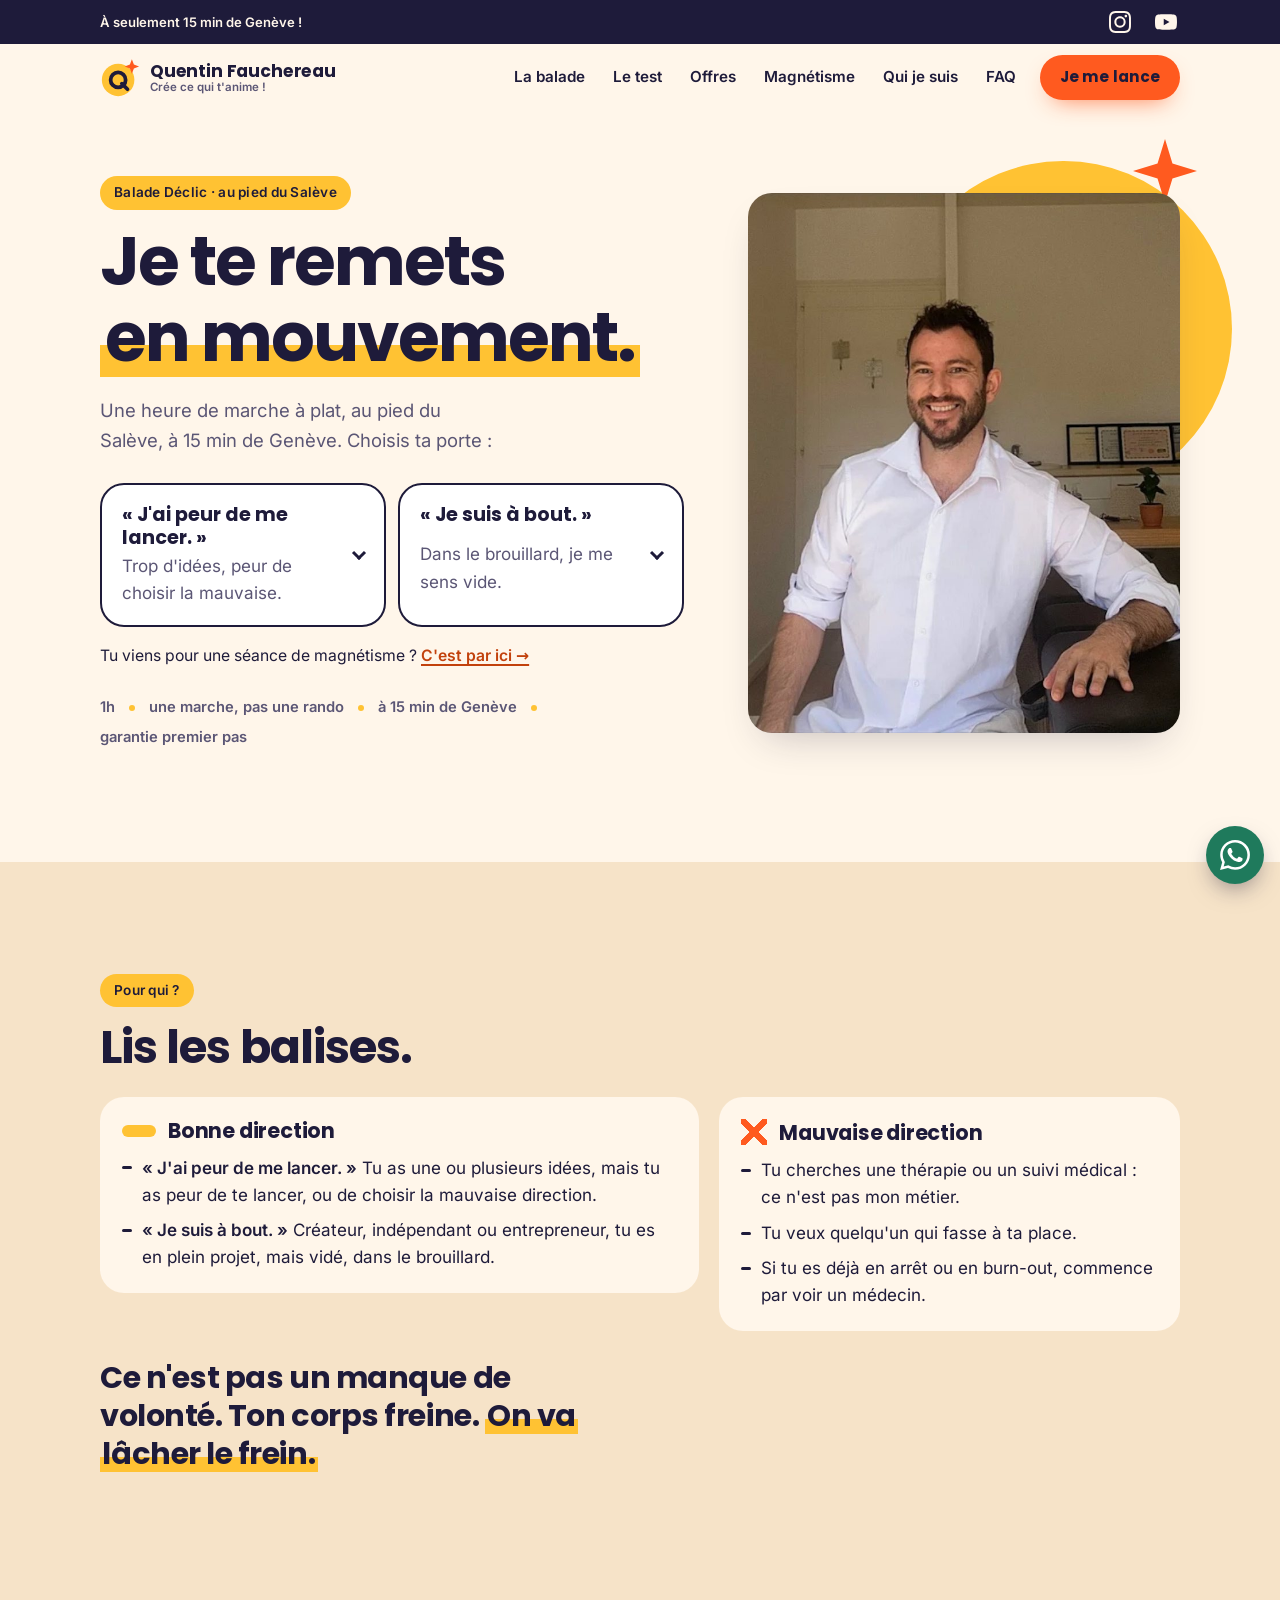
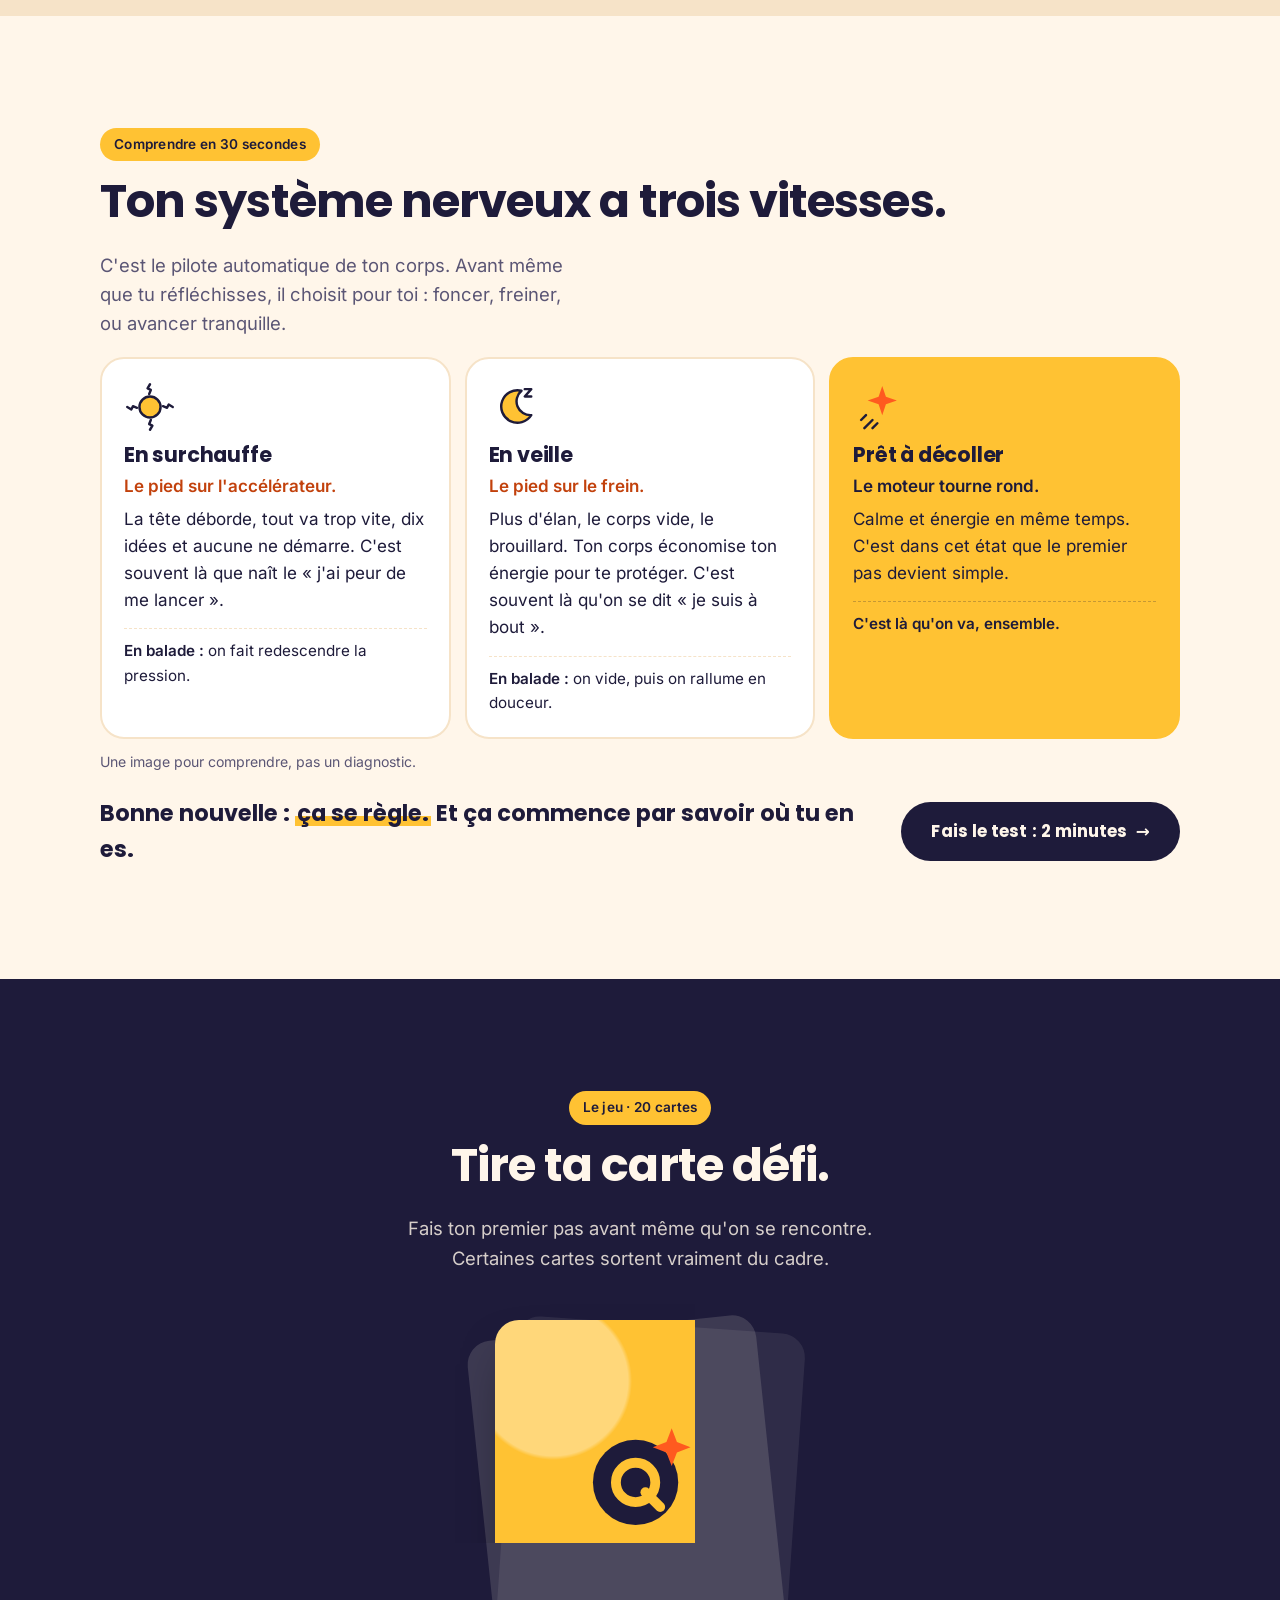
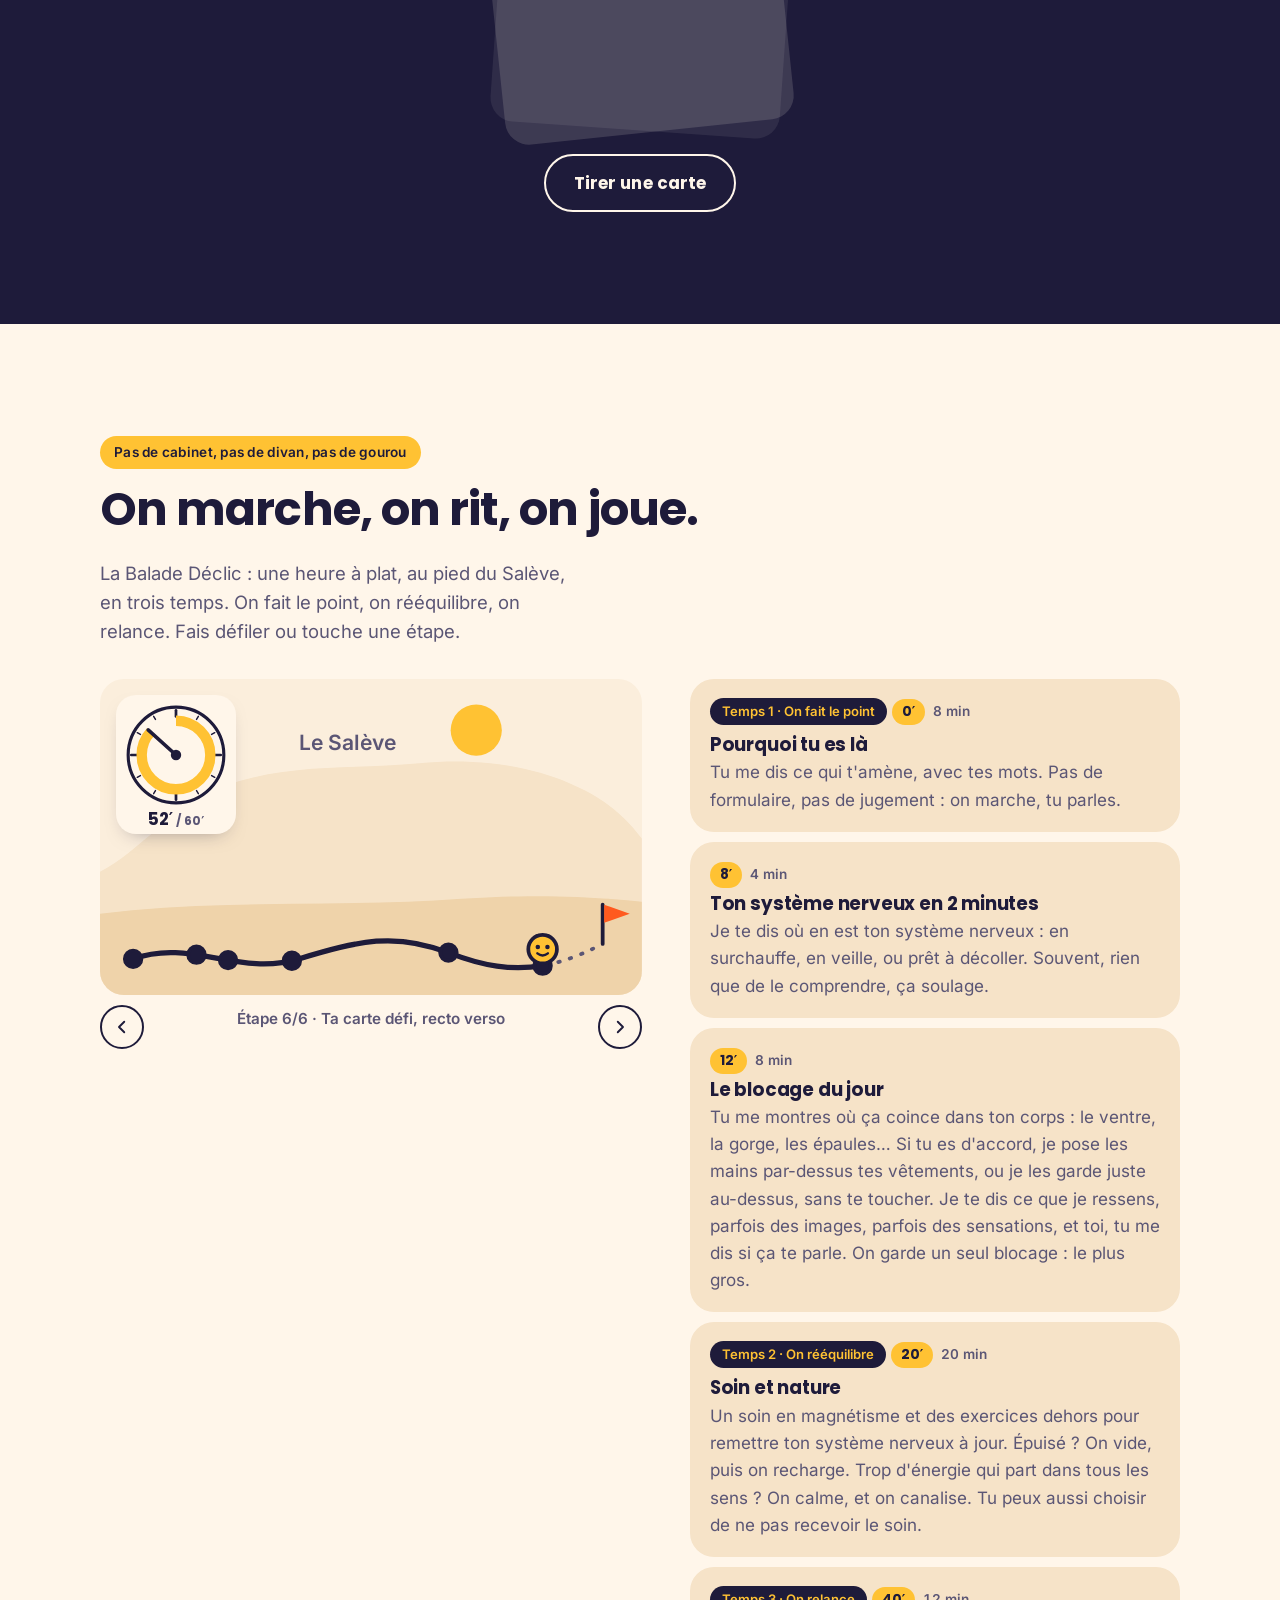
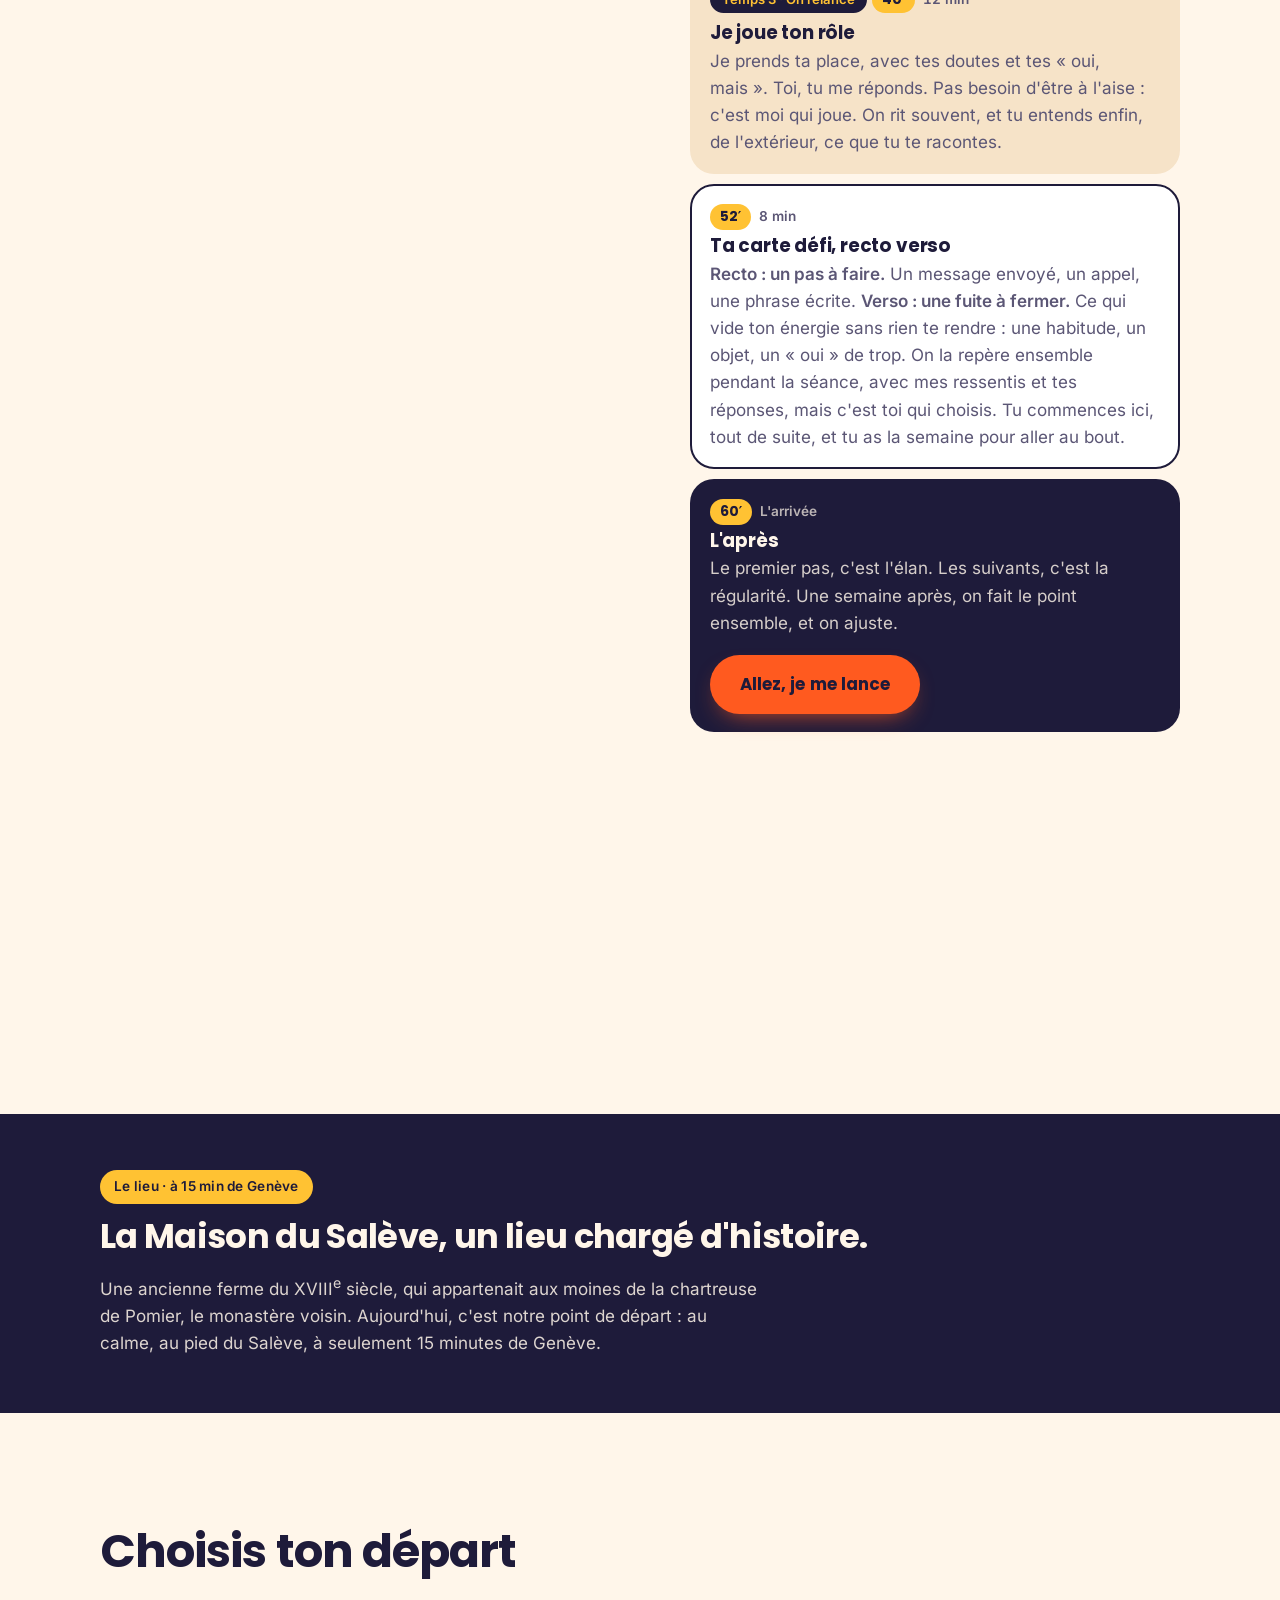
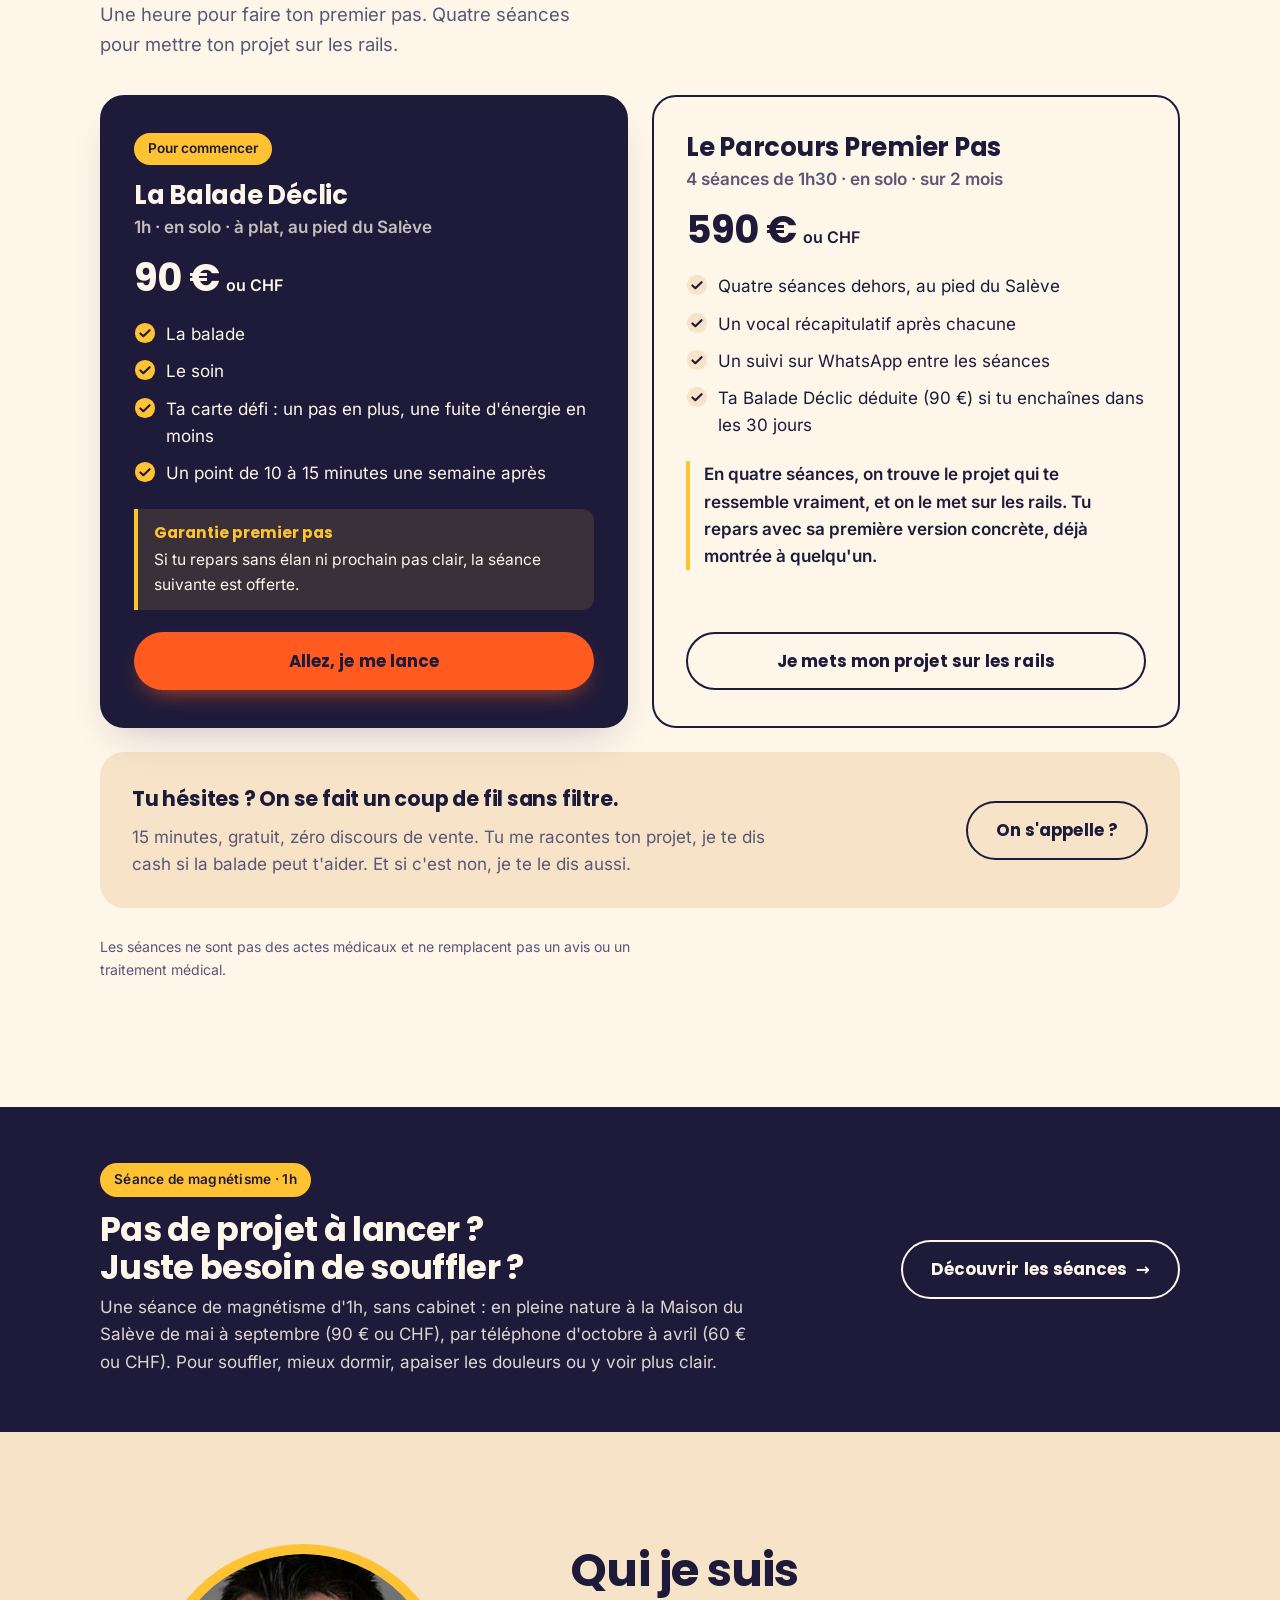
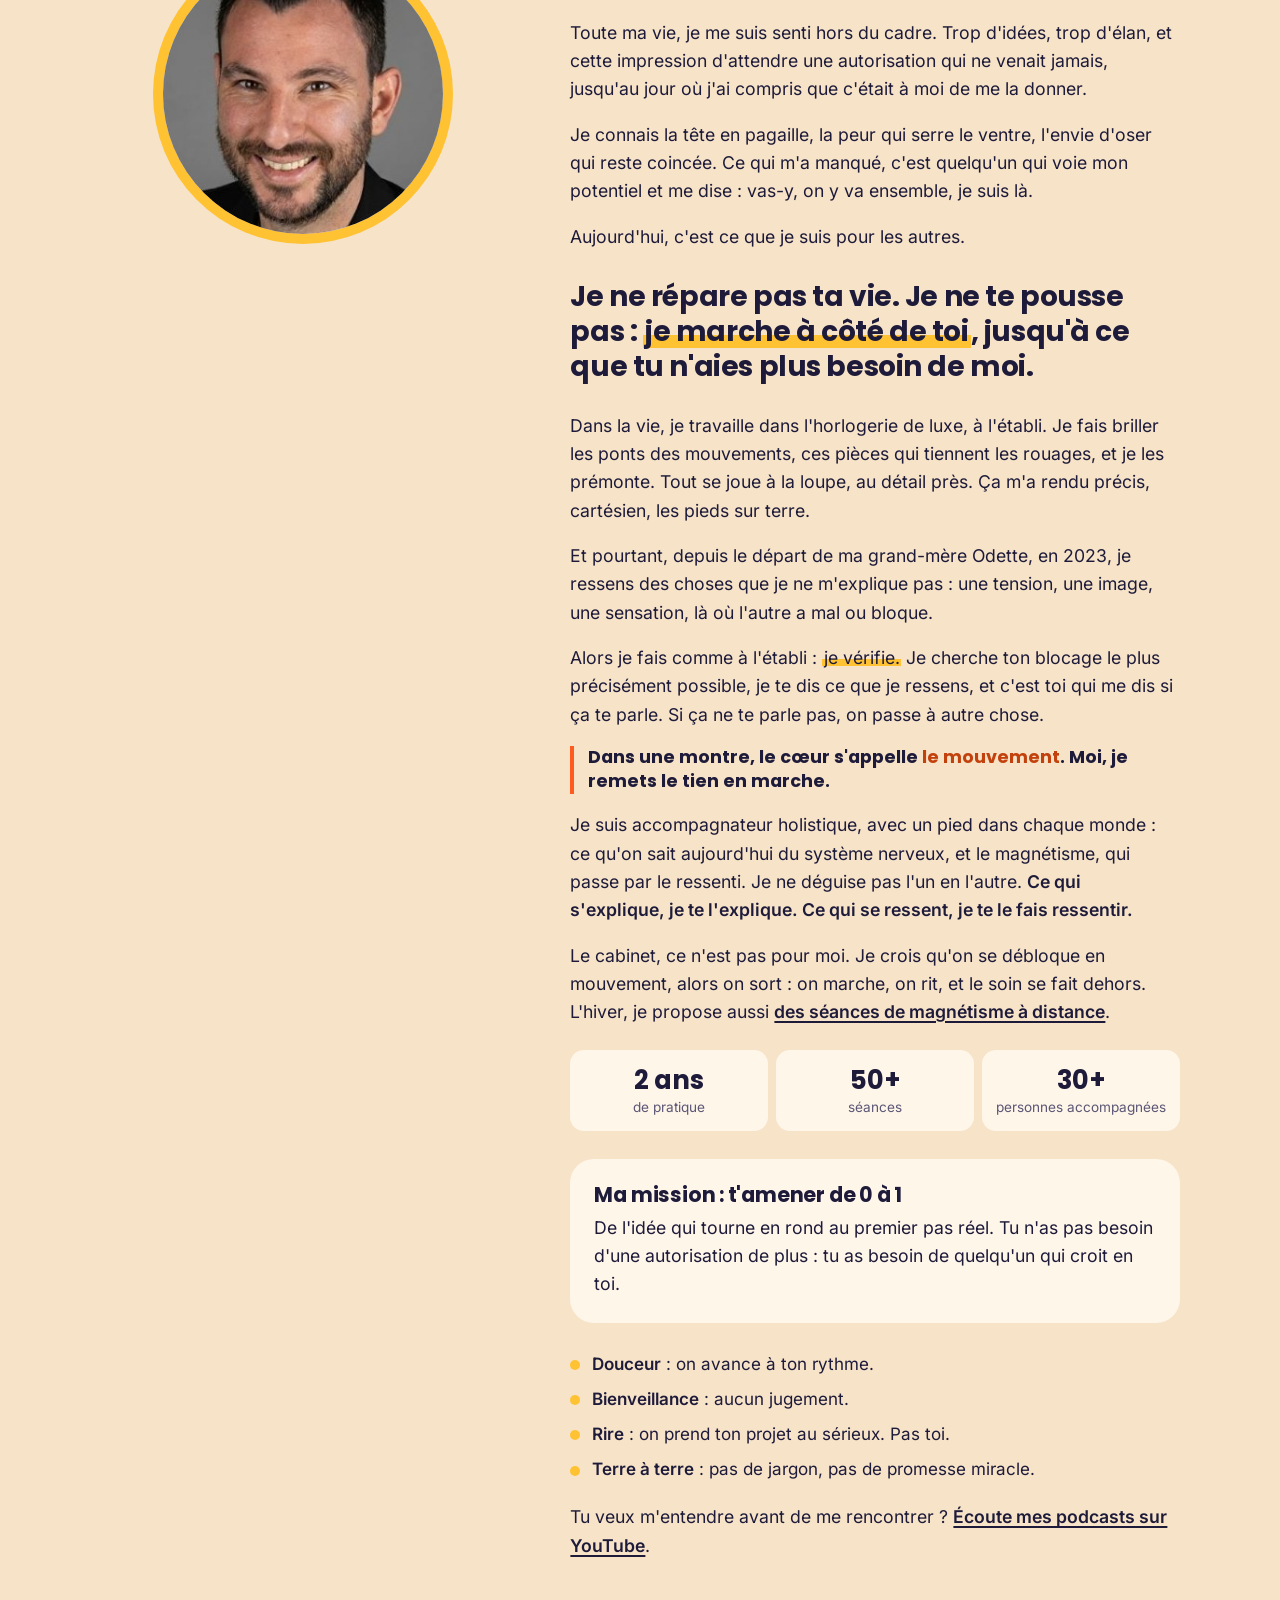
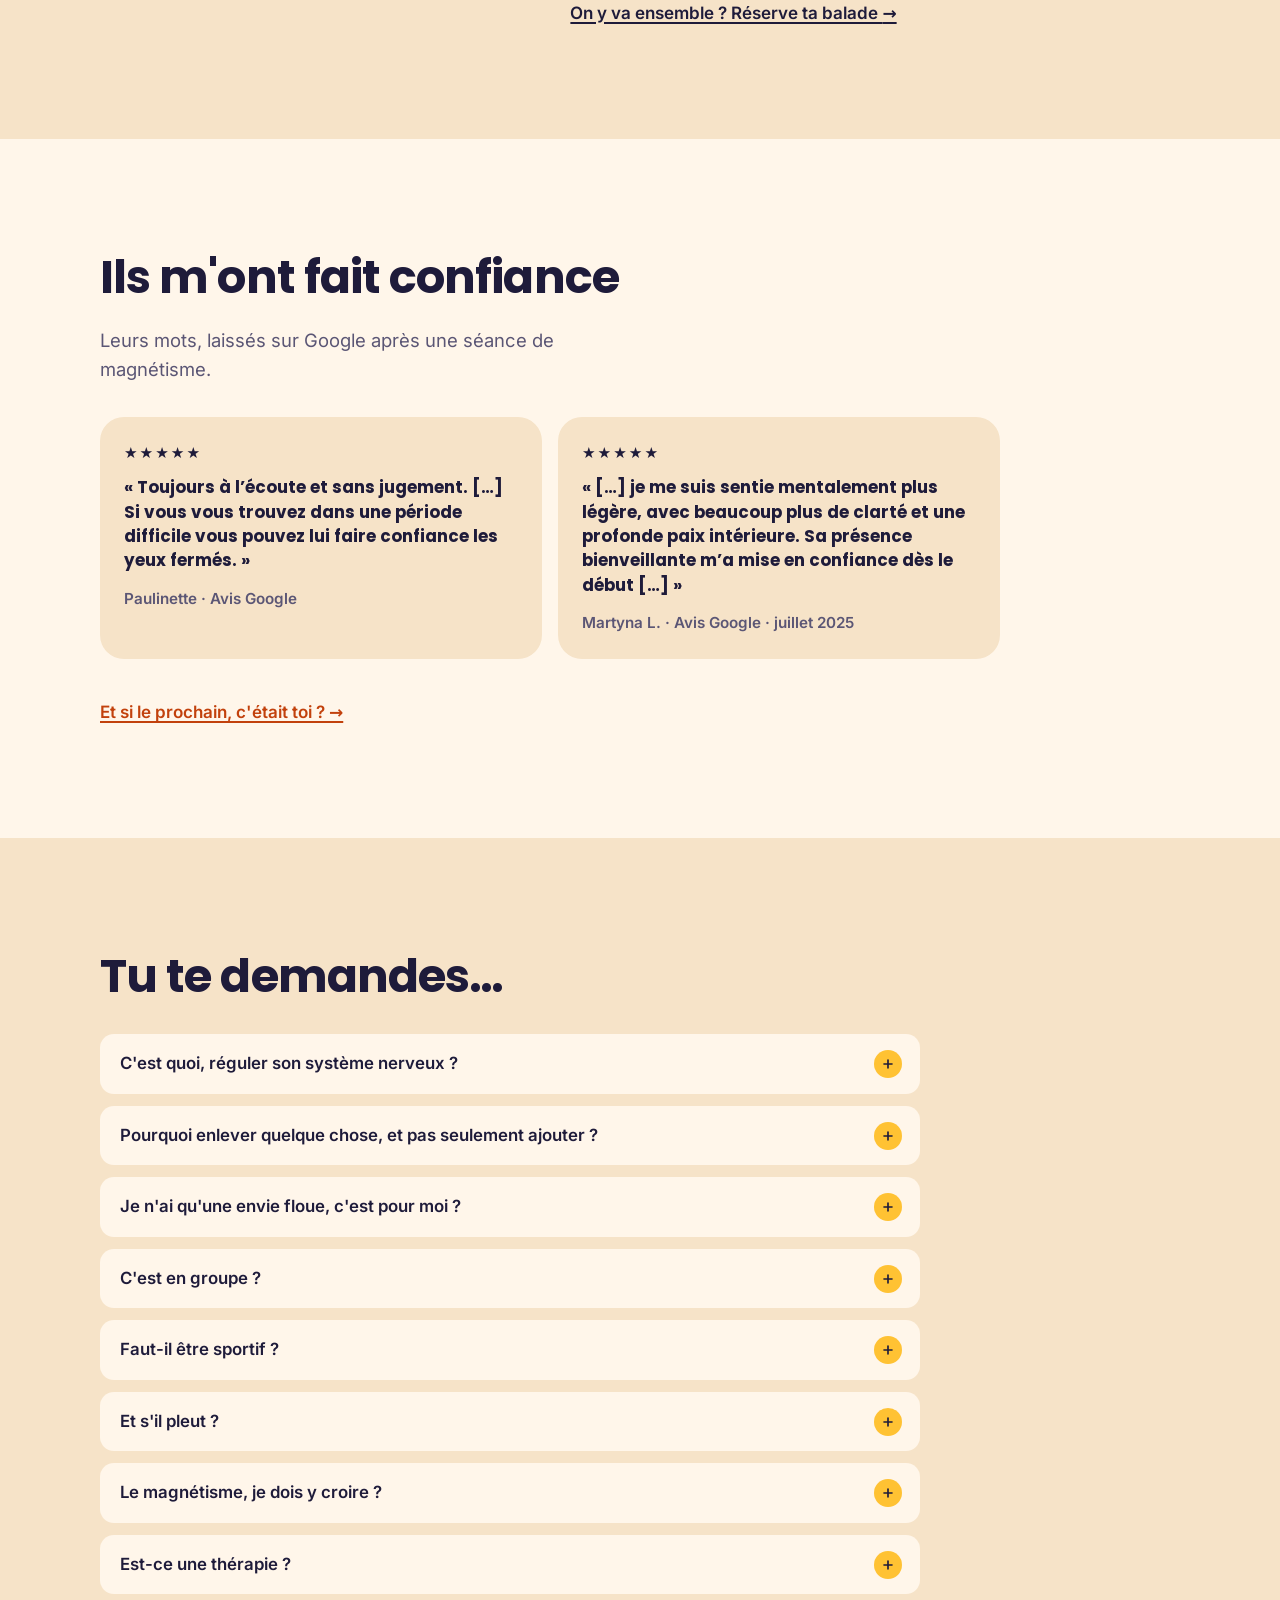
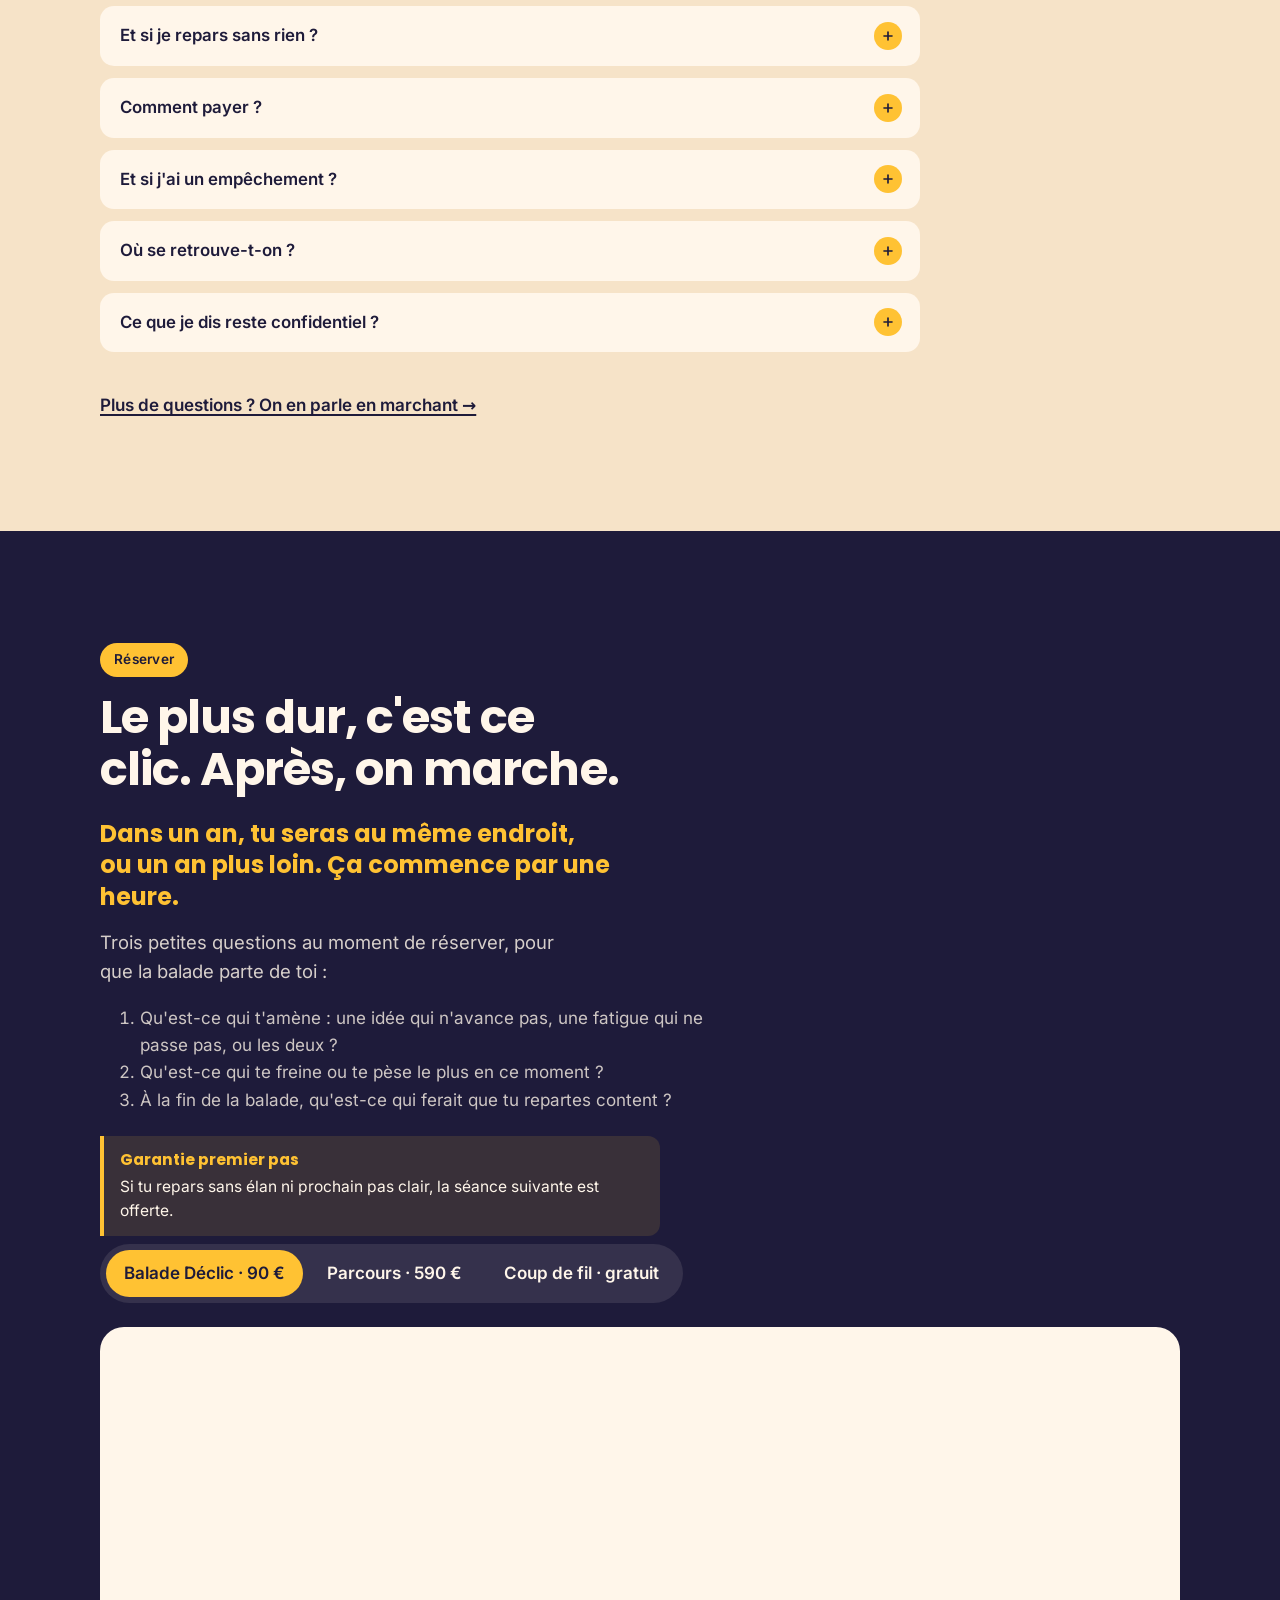
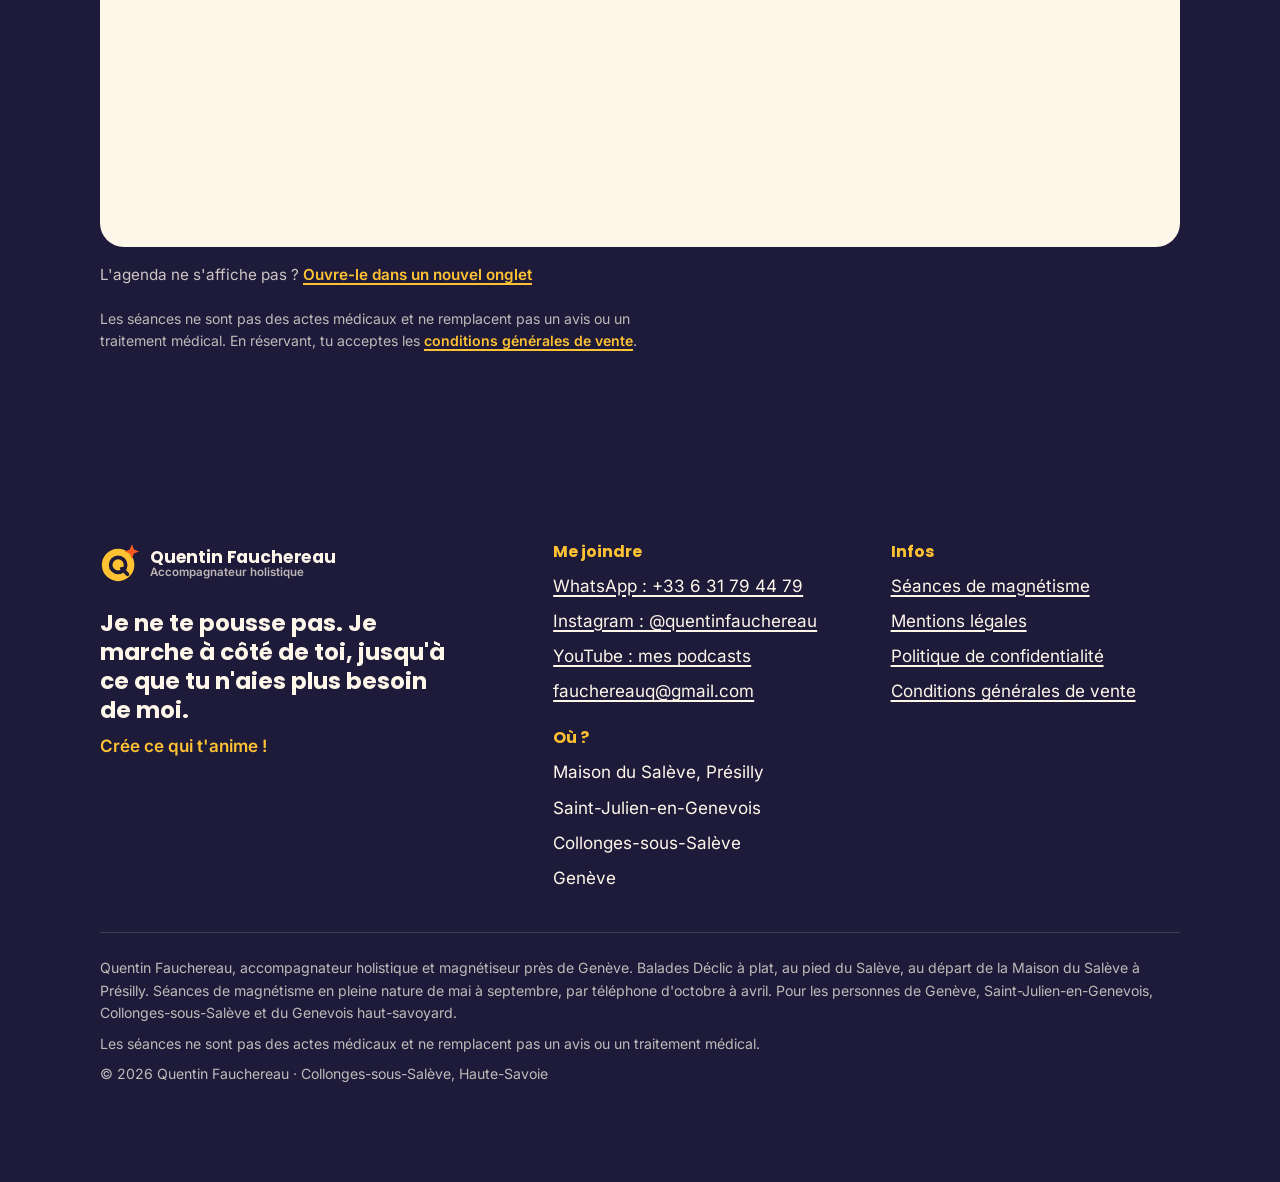
<file: index.html>
<!DOCTYPE html>
<html lang="fr">
<head>
  <meta charset="UTF-8">
  <meta name="viewport" content="width=device-width, initial-scale=1">


  <title>Quentin Fauchereau · Accompagnateur holistique et magnétiseur près de Genève</title>
  <meta name="description" content="Accompagnateur holistique près de Genève : 1h de marche à plat au pied du Salève pour te remettre en mouvement, que tu aies peur de te lancer ou que tu sois à bout.">
  <link rel="canonical" href="https://quentinfauchereau.com/">
  <meta name="theme-color" content="#FFF6EA">

  <link rel="icon" href="assets/img/favicon.svg" type="image/svg+xml">
  <link rel="icon" type="image/png" sizes="96x96" href="assets/img/favicon-96.png">
  <link rel="apple-touch-icon" href="assets/img/apple-touch-icon.png">

  <!-- Partage sur les réseaux -->
  <meta property="og:type" content="website">
  <meta property="og:locale" content="fr_FR">
  <meta property="og:site_name" content="Quentin Fauchereau">
  <meta property="og:title" content="Je te remets en mouvement.">
  <meta property="og:description" content="Une marche d'1h, à plat, au pied du Salève, pour passer de la tête en pagaille au premier pas concret. Près de Genève.">
  <meta property="og:url" content="https://quentinfauchereau.com/">
  <meta property="og:image" content="https://quentinfauchereau.com/assets/img/og-image.png">
  <meta property="og:image:width" content="1200">
  <meta property="og:image:height" content="630">
  <meta name="twitter:card" content="summary_large_image">

  <link rel="preload" href="assets/fonts/poppins-700.woff2" as="font" type="font/woff2" crossorigin>
  <link rel="preload" href="assets/fonts/inter-400.woff2" as="font" type="font/woff2" crossorigin>
  <link rel="stylesheet" href="assets/css/style.css?v=202611210909">

  <!-- Mesure d'audience sans cookies (Plausible). À activer au lancement :
       retire les deux tirets de commentaire et mets ton vrai domaine.
  <script defer data-domain="quentinfauchereau.com" src="https://plausible.io/js/script.js"></script>
  -->

  <script type="application/ld+json">
  {
    "@context": "https://schema.org",
    "@graph": [
      {
        "@type": "Person",
        "@id": "https://quentinfauchereau.com/#quentin",
        "name": "Quentin Fauchereau",
        "jobTitle": "Accompagnateur holistique et magnétiseur",
        "description": "Accompagnateur holistique et magnétiseur à Collonges-sous-Salève, près de Saint-Julien-en-Genevois et de Genève.",
        "url": "https://quentinfauchereau.com/",
        "image": "https://quentinfauchereau.com/assets/img/quentin-portrait.jpg",
        "sameAs": ["https://www.instagram.com/quentinfauchereau/", "https://www.youtube.com/@QuentinFauchereau"],
        "worksFor": { "@id": "https://quentinfauchereau.com/#entreprise" },
        "address": { "@type": "PostalAddress", "addressLocality": "Collonges-sous-Salève", "postalCode": "74160", "addressCountry": "FR" }
      },
      {
        "@type": "LocalBusiness",
        "@id": "https://quentinfauchereau.com/#entreprise",
        "name": "Quentin Fauchereau, accompagnateur holistique et magnétiseur",
        "alternateName": "Quentin Fauchereau",
        "slogan": "Crée ce qui t'anime !",
        "description": "Accompagnateur holistique et magnétiseur près de Genève, sans cabinet, depuis 2 ans, qui travaille aussi dans l'horlogerie de luxe : plus de 50 séances et plus de 30 personnes accompagnées. Balades Déclic d'1h, en solo, à plat, au pied du Salève, au départ de la Maison du Salève à Présilly : régulation du système nerveux, écoute des ressentis, magnétisme et jeu pour passer à l'action.",
        "url": "https://quentinfauchereau.com/",
        "image": "https://quentinfauchereau.com/assets/img/og-image.png",
        "telephone": "+33631794479",
        "priceRange": "90 € - 590 €",
        "sameAs": ["https://www.instagram.com/quentinfauchereau/", "https://www.youtube.com/@QuentinFauchereau"],
        "knowsAbout": ["magnétisme", "régulation du système nerveux", "passage à l'action", "jeu de rôle", "accompagnement de projets créatifs"],
        "address": {
          "@type": "PostalAddress",
          "addressLocality": "Collonges-sous-Salève",
          "postalCode": "74160",
          "addressRegion": "Haute-Savoie",
          "addressCountry": "FR"
        },
        "areaServed": ["Genève", "Saint-Julien-en-Genevois", "Collonges-sous-Salève", "Présilly", "Genevois haut-savoyard"]
      },
      {
        "@type": "Service",
        "name": "La Balade Déclic",
        "serviceType": "Accompagnement pour passer à l'action",
        "provider": { "@id": "https://quentinfauchereau.com/#entreprise" },
        "areaServed": ["Collonges-sous-Salève", "Saint-Julien-en-Genevois", "Genève"],
        "description": "Une marche d'1h, à plat, au pied du Salève, au départ de la Maison du Salève (775 route de Mikerne, 74160 Présilly) : régulation, soin en magnétisme, jeu de rôle, et ta carte défi recto verso : un pas à faire et une fuite d'énergie à fermer, dans la semaine.",
        "offers": { "@type": "Offer", "price": "90", "priceCurrency": "EUR" }
      },
      {
        "@type": "Service",
        "name": "Le Parcours Premier Pas",
        "serviceType": "Accompagnement pour passer à l'action",
        "provider": { "@id": "https://quentinfauchereau.com/#entreprise" },
        "areaServed": ["Genève", "Saint-Julien-en-Genevois", "Collonges-sous-Salève", "Présilly"],
        "description": "Quatre séances de 1h30 au pied du Salève, avec un suivi sur WhatsApp entre les séances, pour trouver le projet qui te ressemble et le mettre sur les rails.",
        "offers": { "@type": "Offer", "price": "590", "priceCurrency": "EUR" }
      },
      {
        "@type": "Service",
        "name": "Appel découverte",
        "provider": { "@id": "https://quentinfauchereau.com/#entreprise" },
        "description": "15 minutes, gratuit et sans engagement. Un vrai échange, pas un appel de vente.",
        "offers": { "@type": "Offer", "price": "0", "priceCurrency": "EUR" }
      },
      {
        "@type": "Service",
        "name": "Séance de magnétisme",
        "serviceType": "Magnétisme",
        "provider": { "@id": "https://quentinfauchereau.com/#entreprise" },
        "url": "https://quentinfauchereau.com/magnetisme.html",
        "description": "Séance d'1h sans cabinet : en pleine nature à la Maison du Salève de mai à septembre (90 €), par téléphone d'octobre à avril (60 €). Pour les douleurs et les tensions du corps, le sommeil agité, le brouillard mental, le stress, la tête qui tourne en boucle, la fatigue ou une période difficile.",
        "offers": [
          { "@type": "Offer", "name": "Séance en pleine nature, 1h", "price": "90", "priceCurrency": "EUR" },
          { "@type": "Offer", "name": "Séance à distance par téléphone, 1h", "price": "60", "priceCurrency": "EUR" }
        ]
      },
      {
        "@type": "FAQPage",
        "mainEntity": [
          { "@type": "Question", "name": "C'est quoi, réguler son système nerveux ?", "acceptedAnswer": { "@type": "Answer", "text": "C'est aider son corps à sortir du mode alerte (tout s'emballe) ou du mode économie (plus d'énergie), pour revenir à un état où on est à la fois calme et plein d'élan. Pendant la balade, on le fait avec la marche, la respiration, le rire et le soin. Ce n'est pas un traitement médical." } },
          { "@type": "Question", "name": "Pourquoi enlever quelque chose, et pas seulement ajouter ?", "acceptedAnswer": { "@type": "Answer", "text": "Parce qu'on n'y pense presque jamais. Une étude publiée dans la revue Nature en 2021 l'a montré : face à un problème, on cherche spontanément ce qu'on pourrait ajouter, rarement ce qu'on pourrait enlever. Pourtant, fermer une fuite d'énergie, c'est souvent ce qui remet en mouvement. Rien de radical : une petite fuite, repérée ensemble pendant la séance, et c'est la personne qui choisit." } },
          { "@type": "Question", "name": "Je n'ai qu'une envie floue, c'est pour moi ?", "acceptedAnswer": { "@type": "Answer", "text": "Oui, si tu as au moins une envie, même floue. Si tu n'as aucune idée, écris-moi : d'autres formats arrivent." } },
          { "@type": "Question", "name": "C'est en groupe ?", "acceptedAnswer": { "@type": "Answer", "text": "Non, en solo : rien que toi et moi, pour que la balade parte entièrement de toi." } },
          { "@type": "Question", "name": "Faut-il être sportif ?", "acceptedAnswer": { "@type": "Answer", "text": "Non. C'est une marche à plat, pas une randonnée : on reste au pied du Salève, à un rythme tranquille, avec des pauses." } },
          { "@type": "Question", "name": "Où se passe la balade ?", "acceptedAnswer": { "@type": "Answer", "text": "Au départ de la Maison du Salève, 775 route de Mikerne, 74160 Présilly, au pied du Salève, près de Saint-Julien-en-Genevois et de Genève." } },
          { "@type": "Question", "name": "Le magnétisme, je dois y croire ?", "acceptedAnswer": { "@type": "Answer", "text": "Non. Quentin est lui-même plutôt cartésien. Tu ressens ce que tu ressens, sans obligation. Tu peux aussi choisir de ne pas recevoir le soin." } },
          { "@type": "Question", "name": "Est-ce une thérapie ?", "acceptedAnswer": { "@type": "Answer", "text": "Non. C'est un accompagnement vers l'action. Il ne remplace pas un suivi médical ou psychologique." } },
          { "@type": "Question", "name": "Et si je repars sans rien ?", "acceptedAnswer": { "@type": "Answer", "text": "C'est la garantie premier pas : si tu repars sans élan ni prochain pas clair, la séance suivante est offerte." } },
          { "@type": "Question", "name": "Et si j'ai un empêchement ?", "acceptedAnswer": { "@type": "Answer", "text": "Tu peux annuler ou reporter gratuitement jusqu'à 48 h avant. Passé ce délai, la séance est due." } },
          { "@type": "Question", "name": "Comment payer ?", "acceptedAnswer": { "@type": "Answer", "text": "En espèces ou par virement." } },
          { "@type": "Question", "name": "Ce que je dis reste confidentiel ?", "acceptedAnswer": { "@type": "Answer", "text": "Oui, toujours." } }
        ]
      }
    ]
  }
  </script>
</head>
<body>
  <a class="skip-link" href="#contenu">Aller au contenu</a>

  <!-- ================= EN-TÊTE ================= -->
  <div class="bandeau-haut">
    <div class="container bandeau-inner">
      <p>À seulement 15 min de Genève&nbsp;!</p>
      <ul class="reseaux" aria-label="Mes réseaux">
        <li><a href="https://www.instagram.com/quentinfauchereau/" target="_blank" rel="noopener" aria-label="Instagram de Quentin Fauchereau" title="Instagram"><svg viewBox="0 0 24 24" aria-hidden="true"><path fill="currentColor" d="M7.0301.084c-1.2768.0602-2.1487.264-2.911.5634-.7888.3075-1.4575.72-2.1228 1.3877-.6652.6677-1.075 1.3368-1.3802 2.127-.2954.7638-.4956 1.6365-.552 2.914-.0564 1.2775-.0689 1.6882-.0626 4.947.0062 3.2586.0206 3.6671.0825 4.9473.061 1.2765.264 2.1482.5635 2.9107.308.7889.72 1.4573 1.388 2.1228.6679.6655 1.3365 1.0743 2.1285 1.38.7632.295 1.6361.4961 2.9134.552 1.2773.056 1.6884.069 4.9462.0627 3.2578-.0062 3.668-.0207 4.9478-.0814 1.28-.0607 2.147-.2652 2.9098-.5633.7889-.3086 1.4578-.72 2.1228-1.3881.665-.6682 1.0745-1.3378 1.3795-2.1284.2957-.7632.4966-1.636.552-2.9124.056-1.2809.0692-1.6898.063-4.948-.0063-3.2583-.021-3.6668-.0817-4.9465-.0607-1.2797-.264-2.1487-.5633-2.9117-.3084-.7889-.72-1.4568-1.3876-2.1228C21.2982 1.33 20.628.9208 19.8378.6165 19.074.321 18.2017.1197 16.9244.0645 15.6471.0093 15.236-.005 11.977.0014 8.718.0076 8.31.0215 7.0301.0839m.1402 21.6932c-1.17-.0509-1.8053-.2453-2.2287-.408-.5606-.216-.96-.4771-1.3819-.895-.422-.4178-.6811-.8186-.9-1.378-.1644-.4234-.3624-1.058-.4171-2.228-.0595-1.2645-.072-1.6442-.079-4.848-.007-3.2037.0053-3.583.0607-4.848.05-1.169.2456-1.805.408-2.2282.216-.5613.4762-.96.895-1.3816.4188-.4217.8184-.6814 1.3783-.9003.423-.1651 1.0575-.3614 2.227-.4171 1.2655-.06 1.6447-.072 4.848-.079 3.2033-.007 3.5835.005 4.8495.0608 1.169.0508 1.8053.2445 2.228.408.5608.216.96.4754 1.3816.895.4217.4194.6816.8176.9005 1.3787.1653.4217.3617 1.056.4169 2.2263.0602 1.2655.0739 1.645.0796 4.848.0058 3.203-.0055 3.5834-.061 4.848-.051 1.17-.245 1.8055-.408 2.2294-.216.5604-.4763.96-.8954 1.3814-.419.4215-.8181.6811-1.3783.9-.4224.1649-1.0577.3617-2.2262.4174-1.2656.0595-1.6448.072-4.8493.079-3.2045.007-3.5825-.006-4.848-.0608M16.953 5.5864A1.44 1.44 0 1 0 18.39 4.144a1.44 1.44 0 0 0-1.437 1.4424M5.8385 12.012c.0067 3.4032 2.7706 6.1557 6.173 6.1493 3.4026-.0065 6.157-2.7701 6.1506-6.1733-.0065-3.4032-2.771-6.1565-6.174-6.1498-3.403.0067-6.156 2.771-6.1496 6.1738M8 12.0077a4 4 0 1 1 4.008 3.9921A3.9996 3.9996 0 0 1 8 12.0077"/></svg></a></li>
        <li><a href="https://www.youtube.com/@QuentinFauchereau" target="_blank" rel="noopener" aria-label="Chaîne YouTube de Quentin Fauchereau" title="YouTube"><svg viewBox="0 0 24 24" aria-hidden="true"><path fill="currentColor" d="M23.498 6.186a3.016 3.016 0 0 0-2.122-2.136C19.505 3.545 12 3.545 12 3.545s-7.505 0-9.377.505A3.017 3.017 0 0 0 .502 6.186C0 8.07 0 12 0 12s0 3.93.502 5.814a3.016 3.016 0 0 0 2.122 2.136c1.871.505 9.376.505 9.376.505s7.505 0 9.377-.505a3.015 3.015 0 0 0 2.122-2.136C24 15.93 24 12 24 12s0-3.93-.502-5.814zM9.545 15.568V8.432L15.818 12l-6.273 3.568z"/></svg></a></li>
      </ul>
    </div>
  </div>

  <header class="site-header" id="haut">
    <div class="container header-inner">
      <a class="logo" href="#haut" aria-label="Quentin Fauchereau, retour en haut">
        <svg viewBox="0 0 64 64" aria-hidden="true"><circle cx="29" cy="35" r="26" fill="#FFC233"/><circle cx="29" cy="35" r="12" fill="none" stroke="#1E1B3A" stroke-width="6"/><path d="M35 41 L44 50" stroke="#1E1B3A" stroke-width="6" stroke-linecap="round"/><path d="M51 2 L54.2 10.3 L62.5 13.5 L54.2 16.7 L51 25 L47.8 16.7 L39.5 13.5 L47.8 10.3 Z" fill="#FF5A1F"/></svg>
        <span class="logo-texte">Quentin Fauchereau<small>Crée ce qui t'anime !</small></span>
      </a>

      <nav class="nav-principale" aria-label="Navigation principale">
        <ul>
          <li><a href="#balade">La balade</a></li>
          <li><a href="test.html">Le test</a></li>
          <li><a href="#offres">Offres</a></li>
          <li><a href="magnetisme.html">Magnétisme</a></li>
          <li><a href="#qui">Qui je suis</a></li>
          <li><a href="#faq">FAQ</a></li>
        </ul>
      </nav>

      <a class="btn btn--primary header-cta" href="#reserver" data-cta-entete>Je me lance</a>

      <button class="burger" type="button" aria-expanded="false" aria-controls="menu-mobile">
        <span></span><span class="visually-hidden">Menu</span>
      </button>
    </div>

    <nav class="menu-mobile" id="menu-mobile" aria-label="Navigation mobile" hidden>
      <ul>
        <li><a href="#balade">La balade</a></li>
        <li><a href="test.html">Le test</a></li>
        <li><a href="#offres">Offres</a></li>
          <li><a href="magnetisme.html">Magnétisme</a></li>
        <li><a href="#qui">Qui je suis</a></li>
        <li><a href="#faq">FAQ</a></li>
      </ul>
    </nav>
  </header>

  <main id="contenu">

    <!-- ================= 4.1 ACCUEIL ================= -->
    <section class="hero fond-creme" aria-labelledby="titre-accueil">
      <div class="container hero-grid">
        <div>
          <p class="surtitre">Balade Déclic · au pied du Salève</p>
          <h1 id="titre-accueil">Je te remets <span class="surligne">en mouvement.</span></h1>
          <p class="hero-sous-titre">Une heure de marche à plat, au pied du Salève, à 15 min de Genève. Choisis ta porte&nbsp;:</p>
          <div class="portes">
            <button type="button" class="porte" data-porte aria-expanded="false" aria-controls="porte-1">
              <span class="porte-titre">«&nbsp;J'ai peur de me lancer.&nbsp;»</span>
              <span class="porte-sous">Trop d'idées, peur de choisir la mauvaise.</span>
            </button>
            <button type="button" class="porte" data-porte aria-expanded="false" aria-controls="porte-2">
              <span class="porte-titre">«&nbsp;Je suis à bout.&nbsp;»</span>
              <span class="porte-sous">Dans le brouillard, je me sens vide.</span>
            </button>
          </div>
          <div class="porte-panneau" id="porte-1">
            <p>Il est 23&nbsp;h, l'idée revient. Tu te dis «&nbsp;demain&nbsp;». Et demain, la peur de te tromper revient avec elle. En une heure de marche, on calme ce qui s'emballe, tu choisis <b>une</b> direction, et tu repars avec ton premier pas, daté.</p>
            <form class="idee-form" id="idee-form" novalidate>
            <label for="idee-champ">Commence ici. Écris l'idée que tu n'oses pas lancer&nbsp;:</label>
            <input id="idee-champ" name="idee" type="text" maxlength="70" autocomplete="off" placeholder="Ouvrir mon atelier de céramique, écrire mon livre…">
            <button class="btn btn--nuit" type="submit">Tire ma carte défi</button>
          </form>
            <div class="hero-actions">
              <a class="btn btn--primary" href="#reserver">Allez, je me lance <span class="fleche" aria-hidden="true">→</span></a>
            </div>
          </div>
          <div class="porte-panneau" id="porte-2">
            <p>Tu te réveilles sans élan. Tu avances par habitude, la tête pleine et le corps vide. Tu ne veux pas tout arrêter&nbsp;: tu veux retrouver le goût d'avancer. On commence par vider&nbsp;: marcher, respirer, déposer ce qui pèse. Puis on recharge, doucement, avec un prochain pas clair.</p>
            <p class="porte-note">Si tu es déjà en arrêt ou en burn-out, commence par voir un médecin.</p>
            <div class="hero-actions">
              <a class="btn btn--primary" href="#reserver">Je souffle et je repars <span class="fleche" aria-hidden="true">→</span></a>
              <a class="lien-geste" href="test.html">Fais le test&nbsp;: où en est ton système nerveux&nbsp;?</a>
            </div>
          </div>
          <p class="lien-magn-hero">Tu viens pour une séance de magnétisme&nbsp;? <a class="lien-geste" href="magnetisme.html">C'est par ici <span aria-hidden="true">→</span></a></p>
          <ul class="reassurance" aria-label="En bref">
            <li>1h</li>
            <li>une marche, pas une rando</li>
            <li>à 15 min de Genève</li>
            <li>garantie premier pas</li>
          </ul>
        </div>

        <div class="hero-visuel">
          <div class="disque" aria-hidden="true"></div>
          <svg class="etincelle" viewBox="0 0 24 24" aria-hidden="true"><path d="M12 0 L14.8 9.2 L24 12 L14.8 14.8 L12 24 L9.2 14.8 L0 12 L9.2 9.2 Z" fill="#FF5A1F"/></svg>
          <img class="photo-hero" src="assets/img/quentin-portrait.jpg" width="752" height="940" alt="Quentin Fauchereau, accompagnateur holistique, souriant" fetchpriority="high">
        </div>
      </div>
    </section>

    <!-- ================= 4.2 POUR QUI ================= -->
    <section class="section fond-sable" id="reconnais" aria-labelledby="titre-reconnais">
      <div class="container">
        <p class="surtitre">Pour qui&nbsp;?</p>
        <h2 id="titre-reconnais">Lis les balises.</h2>
        <div class="balises">
          <article class="balise">
            <h3><span class="balise-marque balise-marque--oui" aria-hidden="true"></span>Bonne direction</h3>
            <ul>
              <li><b>«&nbsp;J'ai peur de me lancer.&nbsp;»</b> Tu as une ou plusieurs idées, mais tu as peur de te lancer, ou de choisir la mauvaise direction.</li>
              <li><b>«&nbsp;Je suis à bout.&nbsp;»</b> Créateur, indépendant ou entrepreneur, tu es en plein projet, mais vidé, dans le brouillard.</li>
            </ul>
          </article>
          <article class="balise">
            <h3><span class="balise-marque balise-marque--non" aria-hidden="true"></span>Mauvaise direction</h3>
            <ul>
              <li>Tu cherches une thérapie ou un suivi médical&nbsp;: ce n'est pas mon métier.</li>
              <li>Tu veux quelqu'un qui fasse à ta place.</li>
              <li>Si tu es déjà en arrêt ou en burn-out, commence par voir un médecin.</li>
            </ul>
          </article>
        </div>
        <p class="bascule">Ce n'est pas un manque de volonté. Ton corps freine. <span class="surligne">On va lâcher le frein.</span></p>
      </div>
    </section>

    <!-- ================= LE SYSTÈME NERVEUX ================= -->
    <section class="section fond-creme" id="systeme-nerveux" aria-labelledby="titre-sn">
      <div class="container">
        <p class="surtitre">Comprendre en 30 secondes</p>
        <h2 id="titre-sn">Ton système nerveux a trois vitesses.</h2>
        <p class="intro">C'est le pilote automatique de ton corps. Avant même que tu réfléchisses, il choisit pour toi&nbsp;: foncer, freiner, ou avancer tranquille.</p>
        <ul class="sn-etats">
          <li class="sn-etat">
            <svg viewBox="0 0 64 64" aria-hidden="true"><circle cx="32" cy="32" r="13" fill="#FFC233" stroke="#1E1B3A" stroke-width="3"/><g stroke="#1E1B3A" stroke-width="3" stroke-linecap="round" stroke-linejoin="round" fill="none"><path d="M32 4l-3 5 4 2-2 5"/><path d="M32 60l3-5-4-2 2-5"/><path d="M4 32l5 3 2-4 5 2"/><path d="M60 32l-5-3-2 4-5-2"/></g></svg>
            <h3>En surchauffe</h3>
            <p class="sn-image">Le pied sur l'accélérateur.</p>
            <p>La tête déborde, tout va trop vite, dix idées et aucune ne démarre. C'est souvent là que naît le «&nbsp;j'ai peur de me lancer&nbsp;».</p>
            <p class="sn-balade"><b>En balade&nbsp;:</b> on fait redescendre la pression.</p>
          </li>
          <li class="sn-etat">
            <svg viewBox="0 0 64 64" aria-hidden="true"><path d="M40 12a20 20 0 1 0 12 30A17 17 0 0 1 40 12z" fill="#FFC233" stroke="#1E1B3A" stroke-width="3" stroke-linejoin="round"/><path d="M44 10h8l-8 9h8" fill="none" stroke="#1E1B3A" stroke-width="3" stroke-linecap="round" stroke-linejoin="round"/></svg>
            <h3>En veille</h3>
            <p class="sn-image">Le pied sur le frein.</p>
            <p>Plus d'élan, le corps vide, le brouillard. Ton corps économise ton énergie pour te protéger. C'est souvent là qu'on se dit «&nbsp;je suis à bout&nbsp;».</p>
            <p class="sn-balade"><b>En balade&nbsp;:</b> on vide, puis on rallume en douceur.</p>
          </li>
          <li class="sn-etat sn-etat--cible">
            <svg viewBox="0 0 64 64" aria-hidden="true"><path d="M36 6 L40.5 19.5 L54 24 L40.5 28.5 L36 42 L31.5 28.5 L18 24 L31.5 19.5 Z" fill="#FF5A1F"/><g stroke="#1E1B3A" stroke-width="3" stroke-linecap="round"><path d="M14 58l10-10"/><path d="M24 58l6-6"/><path d="M10 48l6-6"/></g></svg>
            <h3>Prêt à décoller</h3>
            <p class="sn-image">Le moteur tourne rond.</p>
            <p>Calme et énergie en même temps. C'est dans cet état que le premier pas devient simple.</p>
            <p class="sn-balade"><b>C'est là qu'on va, ensemble.</b></p>
          </li>
        </ul>
        <p class="sn-note">Une image pour comprendre, pas un diagnostic.</p>
        <div class="sn-fin">
          <p>Bonne nouvelle&nbsp;: <span class="surligne">ça se règle.</span> Et ça commence par savoir où tu en es.</p>
          <a class="btn btn--nuit" href="test.html">Fais le test&nbsp;: 2 minutes <span class="fleche" aria-hidden="true">→</span></a>
        </div>
      </div>
    </section>

    <!-- ================= CARTE DÉFI ================= -->
    <section class="section fond-nuit" id="carte-defi" aria-labelledby="titre-defi">
      <div class="container defi-zone">
        <div class="defi-entete">
          <p class="surtitre">Le jeu · 20 cartes</p>
          <h2 id="titre-defi">Tire ta carte défi.</h2>
          <p class="intro">Fais ton premier pas avant même qu'on se rencontre. Certaines cartes sortent vraiment du cadre.</p>
        </div>

        <div class="carte-defi" aria-hidden="true">
          <div class="carte-defi-inner">
            <div class="carte-defi-face carte-defi-dos">
              <svg viewBox="0 0 64 64" aria-hidden="true"><circle cx="29" cy="35" r="26" fill="#1E1B3A"/><circle cx="29" cy="35" r="12" fill="none" stroke="#FFC233" stroke-width="6"/><path d="M35 41 L44 50" stroke="#FFC233" stroke-width="6" stroke-linecap="round"/><path d="M51 2 L54.2 10.3 L62.5 13.5 L54.2 16.7 L51 25 L47.8 16.7 L39.5 13.5 L47.8 10.3 Z" fill="#FF5A1F"/></svg>
              <p class="dos-titre">Carte défi</p>
              <p class="dos-sous">Touche-moi</p>
            </div>
            <div class="carte-defi-face carte-defi-recto">
              <div class="recto-haut"><span class="defi-cat">Audace</span><span class="defi-num">n°01</span></div>
              <p class="defi-idee" hidden></p>
              <p class="defi-texte">Envoie ton idée à une personne aujourd'hui. Une phrase suffit.</p>
              <p class="recto-bas">Crée ce qui t'anime&nbsp;!</p>
            </div>
          </div>
        </div>
        <p class="visually-hidden" aria-live="polite" id="defi-annonce"></p>

        <div class="defi-actions">
          <button class="btn btn--ghost" type="button" data-defi="tirer">Tirer une carte</button>
          <a class="lien-geste" data-defi="relever" href="https://wa.me/33631794479" target="_blank" rel="noopener" hidden>Je relève le défi&nbsp;: raconte-le-moi sur WhatsApp <span aria-hidden="true">→</span></a>
        </div>
      </div>
    </section>

    <!-- ================= 4.4 LA BALADE, ÉTAPE PAR ÉTAPE ================= -->
    <section class="section fond-creme" id="balade" aria-labelledby="titre-balade">
      <div class="container">
        <p class="surtitre">Pas de cabinet, pas de divan, pas de gourou</p>
        <h2 id="titre-balade">On marche, on rit, on joue.</h2>
        <p class="intro">La Balade Déclic&nbsp;: une heure à plat, au pied du Salève, en trois temps. On fait le point, on rééquilibre, on relance. Fais défiler ou touche une étape.</p>

        <div class="balade-grid">
          <div class="balade-panneau">
            <div class="balade-scene">
              <svg class="montagne" viewBox="0 0 360 210" preserveAspectRatio="xMidYMax slice" role="img" aria-labelledby="balade-svg-titre">
                <title id="balade-svg-titre">Un chemin à plat au pied du Salève, du départ jusqu'à l'arrivée</title>
                <circle cx="250" cy="34" r="17" fill="#FFC233"/>
                <path d="M0 128 C 26 116, 48 82, 92 68 C 132 56, 172 60, 212 56 C 252 52, 292 58, 322 74 C 342 84, 354 98, 360 106 L360 210 L0 210 Z" fill="#F6E3C8"/>
                <text x="132" y="47" font-family="Inter, sans-serif" font-size="14" font-weight="600" fill="#5B5675">Le Salève</text>
                <path d="M0 156 C 80 146, 160 152, 240 146 C 300 142, 340 146, 360 148 L360 210 L0 210 Z" fill="#EFD3AA"/>
                <path id="sentier" d="M22 186 C 60 172, 92 198, 132 186 S 196 168, 232 182 S 296 196, 334 176" fill="none" stroke="#5B5675" stroke-width="2.5" stroke-linecap="round" stroke-dasharray="1 7"/>
                <path id="sentier-fait" d="M22 186 C 60 172, 92 198, 132 186 S 196 168, 232 182 S 296 196, 334 176" fill="none" stroke="#1E1B3A" stroke-width="3.5" stroke-linecap="round"/>
                <g aria-hidden="true">
                  <line x1="334" y1="176" x2="334" y2="150" stroke="#1E1B3A" stroke-width="2.5" stroke-linecap="round"/>
                  <path d="M335 150 L352 156 L335 162 Z" fill="#FF5A1F"/>
                </g>
                <g id="reperes" aria-hidden="true"></g>
                <g id="marcheur" class="marcheur" aria-hidden="true" transform="translate(22 186)">
                  <g class="marcheur-corps">
                    <circle cx="0" cy="-11" r="9.5" fill="#FFC233" stroke="#1E1B3A" stroke-width="2.5"/>
                    <circle cx="-3.2" cy="-12.5" r="1.5" fill="#1E1B3A"/>
                    <circle cx="3.2" cy="-12.5" r="1.5" fill="#1E1B3A"/>
                    <path d="M-3.5 -8.2 Q0 -5.4 3.5 -8.2" fill="none" stroke="#1E1B3A" stroke-width="1.6" stroke-linecap="round"/>
                  </g>
                </g>
              </svg>

              <div class="cadran" aria-hidden="true">
                <svg viewBox="0 0 100 100">
                  <circle cx="50" cy="50" r="46" fill="#FFF6EA" stroke="#1E1B3A" stroke-width="3"/>
                  <g id="graduations"></g>
                  <circle id="arc-progres" cx="50" cy="50" r="33" fill="none" stroke="#FFC233" stroke-width="10" transform="rotate(-90 50 50)" stroke-dasharray="207.35" stroke-dashoffset="207.35"/>
                  <line id="aiguille" x1="50" y1="50" x2="50" y2="14" stroke="#1E1B3A" stroke-width="3.5" stroke-linecap="round" transform="rotate(0 50 50)"/>
                  <circle cx="50" cy="50" r="5" fill="#1E1B3A"/>
                </svg>
                <div class="cadran-min"><b id="cadran-valeur">0</b>′<span> / 60′</span></div>
              </div>
            </div>

            <div class="balade-commandes">
              <button class="btn-rond" type="button" data-balade="precedent" aria-label="Étape précédente">
                <svg viewBox="0 0 24 24" fill="none" stroke="currentColor" stroke-width="2.5" stroke-linecap="round" stroke-linejoin="round" aria-hidden="true"><path d="M15 5l-7 7 7 7"/></svg>
              </button>
              <p class="etape-label" id="etape-label" aria-live="polite">Départ · 0 min</p>
              <button class="btn-rond" type="button" data-balade="suivant" aria-label="Étape suivante">
                <svg viewBox="0 0 24 24" fill="none" stroke="currentColor" stroke-width="2.5" stroke-linecap="round" stroke-linejoin="round" aria-hidden="true"><path d="M9 5l7 7-7 7"/></svg>
              </button>
            </div>
          </div>

          <ol class="etapes" id="etapes">
            <li class="etape est-active" data-min="0" aria-current="step">
              <p class="temps-label">Temps 1 · On fait le point</p>
              <div class="etape-temps"><b>0′</b> 8 min</div>
              <h3><button type="button" class="etape-btn">Pourquoi tu es là</button></h3>
              <p>Tu me dis ce qui t'amène, avec tes mots. Pas de formulaire, pas de jugement&nbsp;: on marche, tu parles.</p>
            </li>
            <li class="etape" data-min="8">
              <div class="etape-temps"><b>8′</b> 4 min</div>
              <h3><button type="button" class="etape-btn">Ton système nerveux en 2 minutes</button></h3>
              <p>Je te dis où en est ton système nerveux&nbsp;: en surchauffe, en veille, ou prêt à décoller. Souvent, rien que de le comprendre, ça soulage.</p>
            </li>
            <li class="etape" data-min="12">
              <div class="etape-temps"><b>12′</b> 8 min</div>
              <h3><button type="button" class="etape-btn">Le blocage du jour</button></h3>
              <p>Tu me montres où ça coince dans ton corps&nbsp;: le ventre, la gorge, les épaules… Si tu es d'accord, je pose les mains par-dessus tes vêtements, ou je les garde juste au-dessus, sans te toucher. Je te dis ce que je ressens, parfois des images, parfois des sensations, et toi, tu me dis si ça te parle. On garde un seul blocage&nbsp;: le plus gros.</p>
            </li>
            <li class="etape" data-min="20">
              <p class="temps-label">Temps 2 · On rééquilibre</p>
              <div class="etape-temps"><b>20′</b> 20 min</div>
              <h3><button type="button" class="etape-btn">Soin et nature</button></h3>
              <p>Un soin en magnétisme et des exercices dehors pour remettre ton système nerveux à jour. Épuisé&nbsp;? On vide, puis on recharge. Trop d'énergie qui part dans tous les sens&nbsp;? On calme, et on canalise. Tu peux aussi choisir de ne pas recevoir le soin.</p>
            </li>
            <li class="etape" data-min="40">
              <p class="temps-label">Temps 3 · On relance</p>
              <div class="etape-temps"><b>40′</b> 12 min</div>
              <h3><button type="button" class="etape-btn">Je joue ton rôle</button></h3>
              <p>Je prends ta place, avec tes doutes et tes «&nbsp;oui, mais&nbsp;». Toi, tu me réponds. Pas besoin d'être à l'aise&nbsp;: c'est moi qui joue. On rit souvent, et tu entends enfin, de l'extérieur, ce que tu te racontes.</p>
            </li>
            <li class="etape" data-min="52">
              <div class="etape-temps"><b>52′</b> 8 min</div>
              <h3><button type="button" class="etape-btn">Ta carte défi, recto verso</button></h3>
              <p><b>Recto&nbsp;: un pas à faire.</b> Un message envoyé, un appel, une phrase écrite. <b>Verso&nbsp;: une fuite à fermer.</b> Ce qui vide ton énergie sans rien te rendre&nbsp;: une habitude, un objet, un «&nbsp;oui&nbsp;» de trop. On la repère ensemble pendant la séance, avec mes ressentis et tes réponses, mais c'est toi qui choisis. Tu commences ici, tout de suite, et tu as la semaine pour aller au bout.</p>
            </li>
            <li class="etape etape-fin fond-nuit" data-min="60">
              <div class="etape-temps"><b>60′</b> L'arrivée</div>
              <h3><button type="button" class="etape-btn">L'après</button></h3>
              <p>Le premier pas, c'est l'élan. Les suivants, c'est la régularité. Une semaine après, on fait le point ensemble, et on ajuste.</p>
              <p style="margin-top:18px"><a class="btn btn--primary" href="#reserver">Allez, je me lance</a></p>
            </li>
          </ol>
        </div>
      </div>
    </section>

    <!-- ================= LE LIEU ================= -->
    <section class="section section--fine fond-nuit" id="lieu" aria-labelledby="titre-lieu">
      <div class="container lieu">
        <p class="surtitre">Le lieu · à 15 min de Genève</p>
        <h2 id="titre-lieu">La Maison du Salève, un lieu chargé d'histoire.</h2>
        <p>Une ancienne ferme du XVIII<sup>e</sup> siècle, qui appartenait aux moines de la chartreuse de Pomier, le monastère voisin. Aujourd'hui, c'est notre point de départ&nbsp;: au calme, au pied du Salève, à seulement 15 minutes de Genève.</p>
      </div>
    </section>

    <!-- ================= 4.6 LES OFFRES ================= -->
    <section class="section fond-creme" id="offres" aria-labelledby="titre-offres">
      <div class="container">
        <h2 id="titre-offres">Choisis ton départ</h2>
        <p class="intro">Une heure pour faire ton premier pas. Quatre séances pour mettre ton projet sur les rails.</p>

        <div class="offres">
          <article class="offre offre--vedette fond-nuit">
            <span class="offre-badge">Pour commencer</span>
            <h3>La Balade Déclic</h3>
            <p class="offre-format">1h · en solo · à plat, au pied du Salève</p>
            <p class="offre-prix">90&nbsp;€ <span class="offre-devise">ou CHF</span></p>
            <ul>
              <li><svg viewBox="0 0 24 24" aria-hidden="true"><circle cx="12" cy="12" r="11" fill="#FFC233"/><path d="M7 12.5l3.2 3L17 9" fill="none" stroke="#1E1B3A" stroke-width="2.4" stroke-linecap="round" stroke-linejoin="round"/></svg>La balade</li>
              <li><svg viewBox="0 0 24 24" aria-hidden="true"><circle cx="12" cy="12" r="11" fill="#FFC233"/><path d="M7 12.5l3.2 3L17 9" fill="none" stroke="#1E1B3A" stroke-width="2.4" stroke-linecap="round" stroke-linejoin="round"/></svg>Le soin</li>
              <li><svg viewBox="0 0 24 24" aria-hidden="true"><circle cx="12" cy="12" r="11" fill="#FFC233"/><path d="M7 12.5l3.2 3L17 9" fill="none" stroke="#1E1B3A" stroke-width="2.4" stroke-linecap="round" stroke-linejoin="round"/></svg>Ta carte défi&nbsp;: un pas en plus, une fuite d'énergie en moins</li>
              <li><svg viewBox="0 0 24 24" aria-hidden="true"><circle cx="12" cy="12" r="11" fill="#FFC233"/><path d="M7 12.5l3.2 3L17 9" fill="none" stroke="#1E1B3A" stroke-width="2.4" stroke-linecap="round" stroke-linejoin="round"/></svg>Un point de 10 à 15 minutes une semaine après</li>
            </ul>
            <p class="garantie"><strong>Garantie premier pas</strong>Si tu repars sans élan ni prochain pas clair, la séance suivante est offerte.</p>
            <a class="btn btn--primary btn--block" href="#reserver" data-formule="balade">Allez, je me lance</a>
          </article>

          <article class="offre">
            <h3>Le Parcours Premier Pas</h3>
            <p class="offre-format">4 séances de 1h30 · en solo · sur 2 mois</p>
            <p class="offre-prix">590&nbsp;€ <span class="offre-devise">ou CHF</span></p>
            <ul>
              <li><svg viewBox="0 0 24 24" aria-hidden="true"><circle cx="12" cy="12" r="11" fill="#F6E3C8"/><path d="M7 12.5l3.2 3L17 9" fill="none" stroke="#1E1B3A" stroke-width="2.4" stroke-linecap="round" stroke-linejoin="round"/></svg>Quatre séances dehors, au pied du Salève</li>
              <li><svg viewBox="0 0 24 24" aria-hidden="true"><circle cx="12" cy="12" r="11" fill="#F6E3C8"/><path d="M7 12.5l3.2 3L17 9" fill="none" stroke="#1E1B3A" stroke-width="2.4" stroke-linecap="round" stroke-linejoin="round"/></svg>Un vocal récapitulatif après chacune</li>
              <li><svg viewBox="0 0 24 24" aria-hidden="true"><circle cx="12" cy="12" r="11" fill="#F6E3C8"/><path d="M7 12.5l3.2 3L17 9" fill="none" stroke="#1E1B3A" stroke-width="2.4" stroke-linecap="round" stroke-linejoin="round"/></svg>Un suivi sur WhatsApp entre les séances</li>
              <li><svg viewBox="0 0 24 24" aria-hidden="true"><circle cx="12" cy="12" r="11" fill="#F6E3C8"/><path d="M7 12.5l3.2 3L17 9" fill="none" stroke="#1E1B3A" stroke-width="2.4" stroke-linecap="round" stroke-linejoin="round"/></svg>Ta Balade Déclic déduite (90&nbsp;€) si tu enchaînes dans les 30 jours</li>
            </ul>
            <p class="offre-promesse">En quatre séances, on trouve le projet qui te ressemble vraiment, et on le met sur les rails. Tu repars avec sa première version concrète, déjà montrée à quelqu'un.</p>
            <a class="btn btn--ghost btn--block" href="#reserver" data-formule="parcours">Je mets mon projet sur les rails</a>
          </article>
        </div>

        <div class="decouverte" id="decouverte">
          <div>
            <p class="decouverte-titre">Tu hésites&nbsp;? On se fait un coup de fil sans filtre.</p>
            <p>15 minutes, gratuit, zéro discours de vente. Tu me racontes ton projet, je te dis cash si la balade peut t'aider. Et si c'est non, je te le dis aussi.</p>
          </div>
          <a class="btn btn--ghost" href="#reserver" data-formule="decouverte">On s'appelle&nbsp;?</a>
        </div>


        <div class="offres-pied">
          <p class="mention-sante">Les séances ne sont pas des actes médicaux et ne remplacent pas un avis ou un traitement médical.</p>
        </div>
      </div>
    </section>

    <!-- ================= MAGNÉTISME ================= -->
    <section class="section section--fine fond-nuit" id="magnetisme-accueil" aria-labelledby="titre-magn-accueil">
      <div class="container bandeau-magn">
        <div>
          <p class="surtitre">Séance de magnétisme · 1h</p>
          <h2 id="titre-magn-accueil">Pas de projet à lancer&nbsp;? Juste besoin de souffler&nbsp;?</h2>
          <p>Une séance de magnétisme d'1h, sans cabinet&nbsp;: en pleine nature à la Maison du Salève de mai à septembre (90&nbsp;€ ou CHF), par téléphone d'octobre à avril (60&nbsp;€ ou CHF). Pour souffler, mieux dormir, apaiser les douleurs ou y voir plus clair.</p>
        </div>
        <a class="btn btn--ghost" href="magnetisme.html">Découvrir les séances <span class="fleche" aria-hidden="true">→</span></a>
      </div>
    </section>

    <!-- ================= 4.7 QUI JE SUIS ================= -->
    <section class="section fond-sable" id="qui" aria-labelledby="titre-qui">
      <div class="container qui-grid">
        <div class="qui-photo">
          <img class="photo-rond" src="assets/img/quentin-visage.jpg" width="300" height="300" alt="Portrait de Quentin Fauchereau" loading="lazy">
        </div>

        <div class="histoire">
          <h2 id="titre-qui">Qui je suis</h2>
          <p>Toute ma vie, je me suis senti hors du cadre. Trop d'idées, trop d'élan, et cette impression d'attendre une autorisation qui ne venait jamais, jusqu'au jour où j'ai compris que c'était à moi de me la donner.</p>
          <p>Je connais la tête en pagaille, la peur qui serre le ventre, l'envie d'oser qui reste coincée. Ce qui m'a manqué, c'est quelqu'un qui voie mon potentiel et me dise&nbsp;: vas-y, on y va ensemble, je suis là.</p>
          <p>Aujourd'hui, c'est ce que je suis pour les autres.</p>
          <p class="citation">Je ne répare pas ta vie. Je ne te pousse pas&nbsp;: <span class="surligne">je marche à côté de toi</span>, jusqu'à ce que tu n'aies plus besoin de moi.</p>
          <p>Dans la vie, je travaille dans l'horlogerie de luxe, à l'établi. Je fais briller les ponts des mouvements, ces pièces qui tiennent les rouages, et je les prémonte. Tout se joue à la loupe, au détail près. Ça m'a rendu précis, cartésien, les pieds sur terre.</p>
          <p>Et pourtant, depuis le départ de ma grand-mère Odette, en 2023, je ressens des choses que je ne m'explique pas&nbsp;: une tension, une image, une sensation, là où l'autre a mal ou bloque.</p>
          <p>Alors je fais comme à l'établi&nbsp;: <span class="surligne">je vérifie.</span> Je cherche ton blocage le plus précisément possible, je te dis ce que je ressens, et c'est toi qui me dis si ça te parle. Si ça ne te parle pas, on passe à autre chose.</p>
          <p class="qui-mouvement">Dans une montre, le cœur s'appelle <b>le mouvement</b>. Moi, je remets le tien en marche.</p>
          <p>Je suis accompagnateur holistique, avec un pied dans chaque monde&nbsp;: ce qu'on sait aujourd'hui du système nerveux, et le magnétisme, qui passe par le ressenti. Je ne déguise pas l'un en l'autre. <b>Ce qui s'explique, je te l'explique. Ce qui se ressent, je te le fais ressentir.</b></p>
          <p>Le cabinet, ce n'est pas pour moi. Je crois qu'on se débloque en mouvement, alors on sort&nbsp;: on marche, on rit, et le soin se fait dehors. L'hiver, je propose aussi <a class="lien-geste" href="magnetisme.html">des séances de magnétisme à distance</a>.</p>

          <ul class="chiffres" aria-label="En chiffres">
            <li><b>2&nbsp;ans</b>de pratique</li>
            <li><b>50+</b>séances</li>
            <li><b>30+</b>personnes accompagnées</li>
          </ul>

          <div class="mission">
            <h3>Ma mission&nbsp;: t'amener de 0 à 1</h3>
            <p>De l'idée qui tourne en rond au premier pas réel. Tu n'as pas besoin d'une autorisation de plus&nbsp;: tu as besoin de quelqu'un qui croit en toi.</p>
          </div>

          <ul class="valeurs-ligne" aria-label="Mes valeurs">
            <li><b>Douceur</b>&nbsp;: on avance à ton rythme.</li>
            <li><b>Bienveillance</b>&nbsp;: aucun jugement.</li>
            <li><b>Rire</b>&nbsp;: on prend ton projet au sérieux. Pas toi.</li>
            <li><b>Terre à terre</b>&nbsp;: pas de jargon, pas de promesse miracle.</li>
          </ul>

          <p class="youtube-ligne">Tu veux m'entendre avant de me rencontrer&nbsp;? <a class="lien-geste" href="https://www.youtube.com/@QuentinFauchereau" target="_blank" rel="noopener">Écoute mes podcasts sur YouTube</a>.</p>

          <div class="section-fin">
            <a class="lien-geste" href="#reserver">On y va ensemble&nbsp;? Réserve ta balade <span aria-hidden="true">→</span></a>
          </div>
        </div>
      </div>
    </section>

    <!-- ================= 4.8 TÉMOIGNAGES ================= -->
    <section class="section fond-creme" id="temoignages" aria-labelledby="titre-temoignages">
      <div class="container">
        <h2 id="titre-temoignages">Ils m'ont fait confiance</h2>
        <p class="intro">Leurs mots, laissés sur Google après une séance de magnétisme.</p>
        <div class="temoignages temoignages--2">
          <figure class="temoignage temoignage--reel">
            <p class="temoignage-note"><span aria-hidden="true">★★★★★</span><span class="visually-hidden">5 sur 5</span></p>
            <blockquote>«&nbsp;Toujours à l’écoute et sans jugement. […] Si vous vous trouvez dans une période difficile vous pouvez lui faire confiance les yeux fermés.&nbsp;»</blockquote>
            <figcaption>Paulinette · Avis Google</figcaption>
          </figure>
          <figure class="temoignage temoignage--reel">
            <p class="temoignage-note"><span aria-hidden="true">★★★★★</span><span class="visually-hidden">5 sur 5</span></p>
            <blockquote>«&nbsp;[…] je me suis sentie mentalement plus légère, avec beaucoup plus de clarté et une profonde paix intérieure. Sa présence bienveillante m’a mise en confiance dès le début […]&nbsp;»</blockquote>
            <figcaption>Martyna L. · Avis Google · juillet 2025</figcaption>
          </figure>
        </div>
        <div class="section-fin">
          <a class="lien-geste" href="#reserver">Et si le prochain, c'était toi&nbsp;? <span aria-hidden="true">→</span></a>
        </div>
      </div>
    </section>

    <!-- ================= 4.9 FAQ ================= -->
    <section class="section fond-sable" id="faq" aria-labelledby="titre-faq">
      <div class="container">
        <h2 id="titre-faq">Tu te demandes…</h2>
        <div class="faq">
          <details>
            <summary>C'est quoi, réguler son système nerveux&nbsp;?</summary>
            <div class="reponse"><p>C'est aider ton corps à sortir du mode alerte (tout s'emballe) ou du mode économie (plus d'énergie), pour revenir à un état où tu es à la fois calme et plein d'élan. Pendant la balade, on le fait avec la marche, la respiration, le rire et le soin. Ce n'est pas un traitement médical.</p></div>
          </details>
          <details>
            <summary>Pourquoi enlever quelque chose, et pas seulement ajouter&nbsp;?</summary>
            <div class="reponse"><p>Parce qu'on n'y pense presque jamais. Une étude publiée dans la revue Nature en 2021 l'a montré&nbsp;: face à un problème, on cherche spontanément ce qu'on pourrait ajouter, rarement ce qu'on pourrait enlever. Pourtant, fermer une fuite d'énergie, c'est souvent ce qui remet en mouvement. Rien de radical&nbsp;: une petite fuite, repérée ensemble pendant la séance, et c'est toi qui choisis.</p></div>
          </details>
          <details>
            <summary>Je n'ai qu'une envie floue, c'est pour moi&nbsp;?</summary>
            <div class="reponse"><p>Oui, si tu as au moins une envie, même floue. Si tu n'as aucune idée, écris-moi&nbsp;: d'autres formats arrivent.</p></div>
          </details>
          <details>
            <summary>C'est en groupe&nbsp;?</summary>
            <div class="reponse"><p>Non, en solo&nbsp;: rien que toi et moi, pour que la balade parte entièrement de toi.</p></div>
          </details>
          <details>
            <summary>Faut-il être sportif&nbsp;?</summary>
            <div class="reponse"><p>Non. C'est une marche à plat, pas une randonnée&nbsp;: on reste au pied du Salève, à un rythme tranquille, avec des pauses. De bonnes chaussures suffisent.</p></div>
          </details>
          <details>
            <summary>Et s'il pleut&nbsp;?</summary>
            <div class="reponse"><p>On reporte la balade, ou on se retrouve dans un lieu à l'abri, choisi ensemble à l'avance.</p></div>
          </details>
          <details>
            <summary>Le magnétisme, je dois y croire&nbsp;?</summary>
            <div class="reponse"><p>Non. Je suis moi-même plutôt cartésien. Tu ressens ce que tu ressens, sans obligation. Tu peux aussi choisir de ne pas recevoir le soin.</p></div>
          </details>
          <details>
            <summary>Est-ce une thérapie&nbsp;?</summary>
            <div class="reponse"><p>Non. C'est un accompagnement vers l'action. Il ne remplace pas un suivi médical ou psychologique.</p></div>
          </details>
          <details>
            <summary>Et si je repars sans rien&nbsp;?</summary>
            <div class="reponse"><p>C'est la garantie premier pas&nbsp;: si tu repars sans élan ni prochain pas clair, la séance suivante est offerte.</p></div>
          </details>
          <details>
            <summary>Comment payer&nbsp;?</summary>
            <div class="reponse"><p>En espèces ou par virement, en euros ou en francs suisses.</p></div>
          </details>
          <details>
            <summary>Et si j'ai un empêchement&nbsp;?</summary>
            <div class="reponse"><p>Tu peux annuler ou reporter gratuitement jusqu'à 48&nbsp;h avant. Passé ce délai, la séance est due.</p></div>
          </details>
          <details>
            <summary>Où se retrouve-t-on&nbsp;?</summary>
            <div class="reponse"><p>Au départ de la <strong>Maison du Salève</strong>, 775 route de Mikerne, 74160 Présilly, au pied du Salève. Le parking se trouve une centaine de mètres avant le bâtiment.</p><p>C'est un lieu public. Sans voiture&nbsp;: bus 272, arrêt Chartreuse de Pomier, puis environ 1&nbsp;km à pied.</p></div>
          </details>
          <details>
            <summary>Ce que je dis reste confidentiel&nbsp;?</summary>
            <div class="reponse"><p>Oui, toujours.</p></div>
          </details>
        </div>
        <div class="section-fin">
          <a class="lien-geste" href="#reserver">Plus de questions&nbsp;? On en parle en marchant <span aria-hidden="true">→</span></a>
        </div>
      </div>
    </section>

    <!-- ================= 4.10 RÉSERVER ================= -->
    <section class="section fond-nuit" id="reserver" aria-labelledby="titre-reserver">
      <div class="container">
        <div class="reserver-entete">
          <p class="surtitre">Réserver</p>
          <h2 id="titre-reserver">Le plus dur, c'est ce clic. Après, on marche.</h2>
          <p class="reserver-choc">Dans un an, tu seras au même endroit, ou un an plus loin. Ça commence par une heure.</p>
          <p class="intro">Trois petites questions au moment de réserver, pour que la balade parte de toi&nbsp;:</p>
          <ol class="gris">
            <li>Qu'est-ce qui t'amène&nbsp;: une idée qui n'avance pas, une fatigue qui ne passe pas, ou les deux&nbsp;?</li>
            <li>Qu'est-ce qui te freine ou te pèse le plus en ce moment&nbsp;?</li>
            <li>À la fin de la balade, qu'est-ce qui ferait que tu repartes content&nbsp;?</li>
          </ol>
          <p class="garantie garantie--ligne"><strong>Garantie premier pas</strong>Si tu repars sans élan ni prochain pas clair, la séance suivante est offerte.</p>
        </div>

        <div class="choix-formule" role="group" aria-label="Formule" hidden>
          <button type="button" data-choix="balade" aria-pressed="true">Balade Déclic · 90&nbsp;€</button>
          <button type="button" data-choix="parcours" aria-pressed="false">Parcours · 590&nbsp;€</button>
          <button type="button" data-choix="decouverte" aria-pressed="false">Coup de fil · gratuit</button>
        </div>

        <div class="agenda" id="agenda">
          <div class="agenda-attente">
            <p>L'agenda se charge. S'il ne s'affiche pas, réserve directement ici&nbsp;:</p>
            <p><a class="lien-geste" href="https://cal.com/quentin-fauchereau/balade-declic" target="_blank" rel="noopener">Balade Déclic</a> · <a class="lien-geste" href="https://cal.com/quentin-fauchereau/parcours-premier-pas" target="_blank" rel="noopener">Parcours Premier Pas</a> · <a class="lien-geste" href="https://cal.com/quentin-fauchereau/appel-decouverte" target="_blank" rel="noopener">Coup de fil gratuit</a></p>
          </div>
        </div>
        <p class="reserver-secours gris" id="reserver-secours" hidden>L'agenda ne s'affiche pas&nbsp;? <a class="lien-geste" id="lien-secours" href="#" target="_blank" rel="noopener">Ouvre-le dans un nouvel onglet</a></p>
        <p class="mention-sante" style="margin-top:20px">Les séances ne sont pas des actes médicaux et ne remplacent pas un avis ou un traitement médical. En réservant, tu acceptes les <a class="lien-geste" href="cgv.html">conditions générales de vente</a>.</p>
      </div>
    </section>
  </main>

  <!-- ================= 4.11 PIED DE PAGE ================= -->
  <footer class="site-footer">
    <div class="container">
      <div class="footer-grid">
        <div>
          <a class="logo" href="#haut" aria-label="Quentin Fauchereau, retour en haut">
            <svg viewBox="0 0 64 64" aria-hidden="true"><circle cx="29" cy="35" r="26" fill="#FFC233"/><circle cx="29" cy="35" r="12" fill="none" stroke="#1E1B3A" stroke-width="6"/><path d="M35 41 L44 50" stroke="#1E1B3A" stroke-width="6" stroke-linecap="round"/><path d="M51 2 L54.2 10.3 L62.5 13.5 L54.2 16.7 L51 25 L47.8 16.7 L39.5 13.5 L47.8 10.3 Z" fill="#FF5A1F"/></svg>
            <span class="logo-texte">Quentin Fauchereau<small>Accompagnateur holistique</small></span>
          </a>
          <p class="footer-signature">Je ne te pousse pas. Je marche à côté de toi, jusqu'à ce que tu n'aies plus besoin de moi.</p>
          <p>Crée ce qui t'anime&nbsp;!</p>
        </div>
        <div>
          <h2>Me joindre</h2>
          <ul>
            <li><a href="https://wa.me/33631794479" target="_blank" rel="noopener">WhatsApp&nbsp;: +33 6 31 79 44 79</a></li>
            <li><a href="https://www.instagram.com/quentinfauchereau/" target="_blank" rel="noopener">Instagram&nbsp;: @quentinfauchereau</a></li>
            <li><a href="https://www.youtube.com/@QuentinFauchereau" target="_blank" rel="noopener">YouTube&nbsp;: mes podcasts</a></li>
            <li><a href="mailto:fauchereauq@gmail.com">fauchereauq@gmail.com</a></li>
          </ul>
          <h2 style="margin-top:24px">Où&nbsp;?</h2>
          <ul>
            <li>Maison du Salève, Présilly</li>
            <li>Saint-Julien-en-Genevois</li>
            <li>Collonges-sous-Salève</li>
            <li>Genève</li>
          </ul>
        </div>
        <div>
          <h2>Infos</h2>
          <ul>
            <li><a href="magnetisme.html">Séances de magnétisme</a></li>
            <li><a href="mentions-legales.html">Mentions légales</a></li>
            <li><a href="confidentialite.html">Politique de confidentialité</a></li>
            <li><a href="cgv.html">Conditions générales de vente</a></li>
          </ul>
        </div>
      </div>
      <div class="footer-bas">
        <p style="margin:0">Quentin Fauchereau, accompagnateur holistique et magnétiseur près de Genève. Balades Déclic à plat, au pied du Salève, au départ de la Maison du Salève à Présilly. Séances de magnétisme en pleine nature de mai à septembre, par téléphone d'octobre à avril. Pour les personnes de Genève, Saint-Julien-en-Genevois, Collonges-sous-Salève et du Genevois haut-savoyard.</p>
        <p style="margin:0">Les séances ne sont pas des actes médicaux et ne remplacent pas un avis ou un traitement médical.</p>
        <p style="margin:0">© 2026 Quentin Fauchereau · Collonges-sous-Salève, Haute-Savoie</p>
      </div>
    </div>
  </footer>

  <script src="assets/js/config.js?v=202611210909"></script>
  <script src="assets/js/main.js?v=202611210909" defer></script>
  <!-- Bouton WhatsApp flottant -->
  <a class="whatsapp-flottant" href="https://wa.me/33631794479?text=Bonjour%20Quentin%20!" target="_blank" rel="noopener" aria-label="Écrire à Quentin sur WhatsApp" title="Écrire sur WhatsApp">
    <svg viewBox="0 0 24 24" aria-hidden="true"><path fill="currentColor" d="M17.472 14.382c-.297-.149-1.758-.867-2.03-.967-.273-.099-.471-.148-.67.15-.197.297-.767.966-.94 1.164-.173.199-.347.223-.644.075-.297-.15-1.255-.463-2.39-1.475-.883-.788-1.48-1.761-1.653-2.059-.173-.297-.018-.458.13-.606.134-.133.298-.347.446-.52.149-.174.198-.298.298-.497.099-.198.05-.371-.025-.52-.075-.149-.669-1.612-.916-2.207-.242-.579-.487-.5-.669-.51-.173-.008-.371-.01-.57-.01-.198 0-.52.074-.792.372-.272.297-1.04 1.016-1.04 2.479 0 1.462 1.065 2.875 1.213 3.074.149.198 2.096 3.2 5.077 4.487.709.306 1.262.489 1.694.625.712.227 1.36.195 1.871.118.571-.085 1.758-.719 2.006-1.413.248-.694.248-1.289.173-1.413-.074-.124-.272-.198-.57-.347m-5.421 7.403h-.004a9.87 9.87 0 01-5.031-1.378l-.361-.214-3.741.982.998-3.648-.235-.374a9.86 9.86 0 01-1.51-5.26c.001-5.45 4.436-9.884 9.888-9.884 2.64 0 5.122 1.03 6.988 2.898a9.825 9.825 0 012.893 6.994c-.003 5.45-4.437 9.884-9.885 9.884m8.413-18.297A11.815 11.815 0 0012.05 0C5.495 0 .16 5.335.157 11.892c0 2.096.547 4.142 1.588 5.945L.057 24l6.305-1.654a11.882 11.882 0 005.683 1.448h.005c6.554 0 11.89-5.335 11.893-11.893a11.821 11.821 0 00-3.48-8.413Z"/></svg>
  </a>
</body>
</html>
</file>
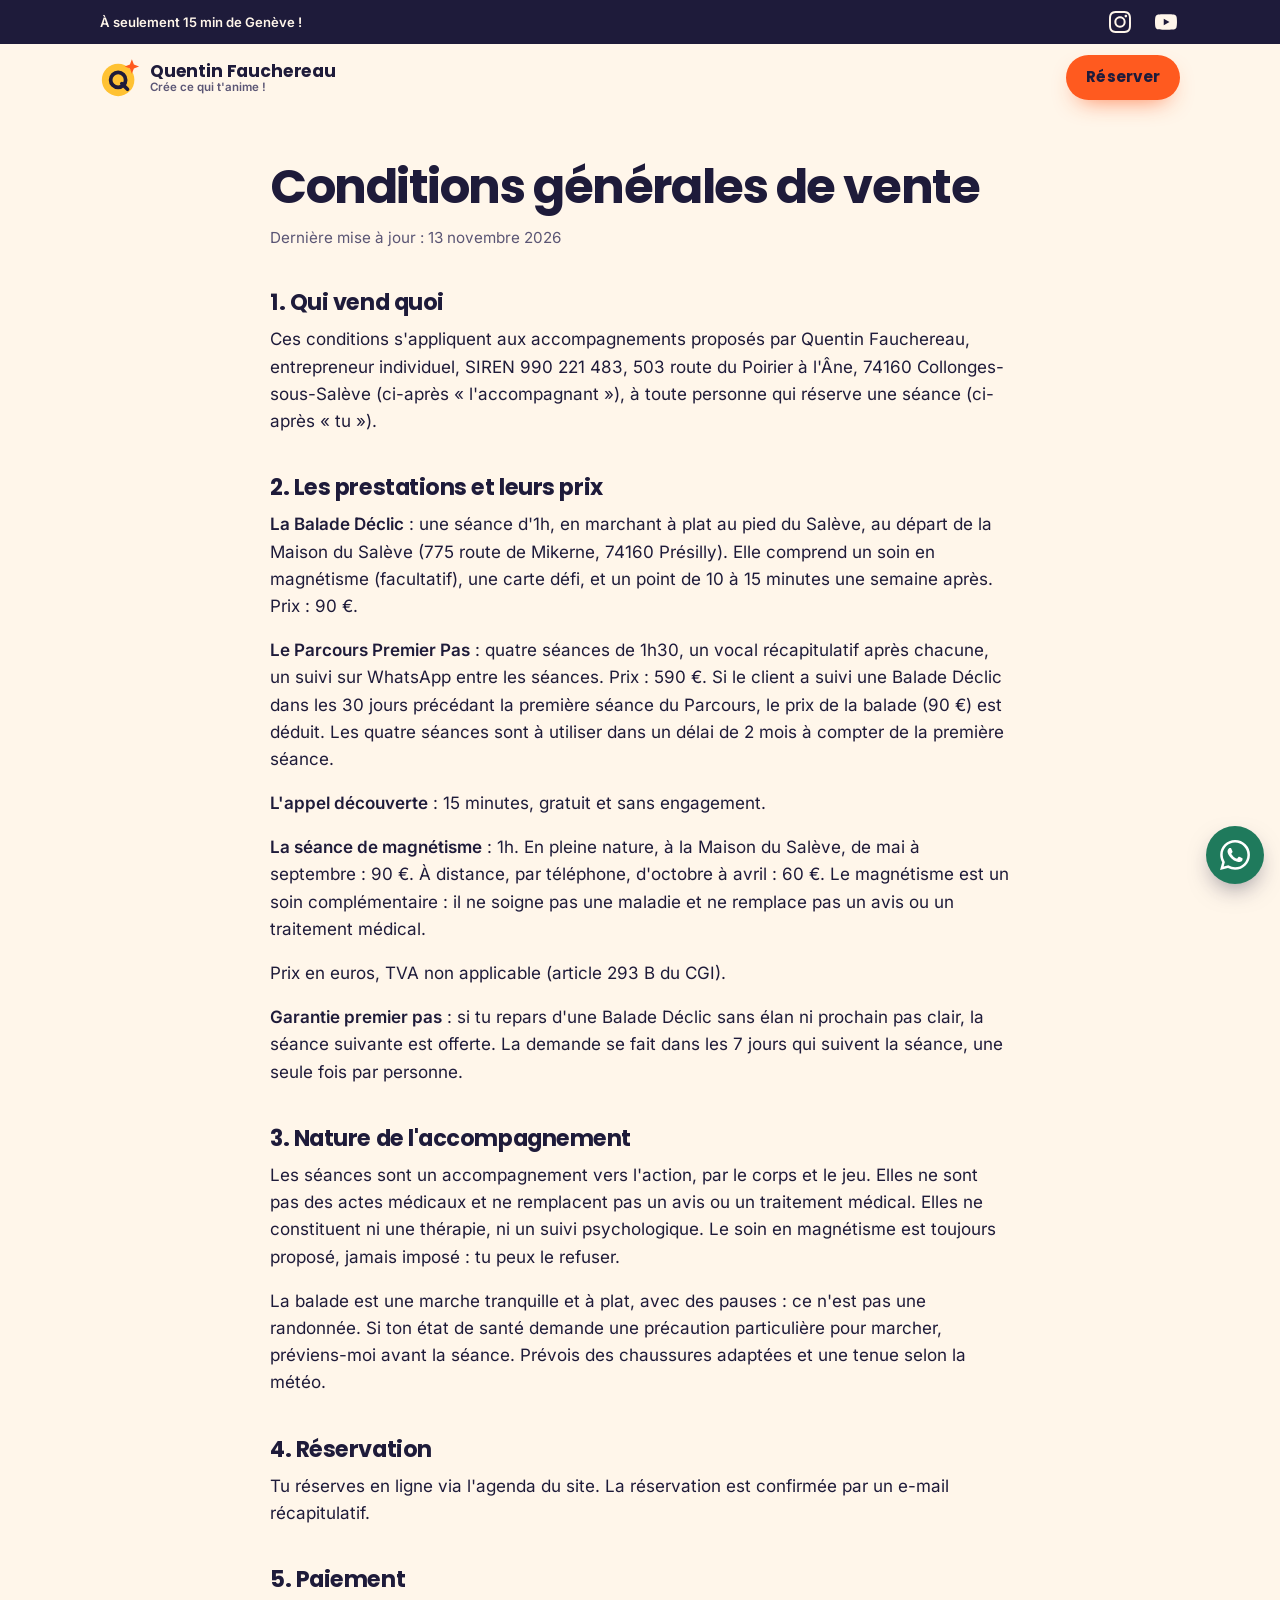
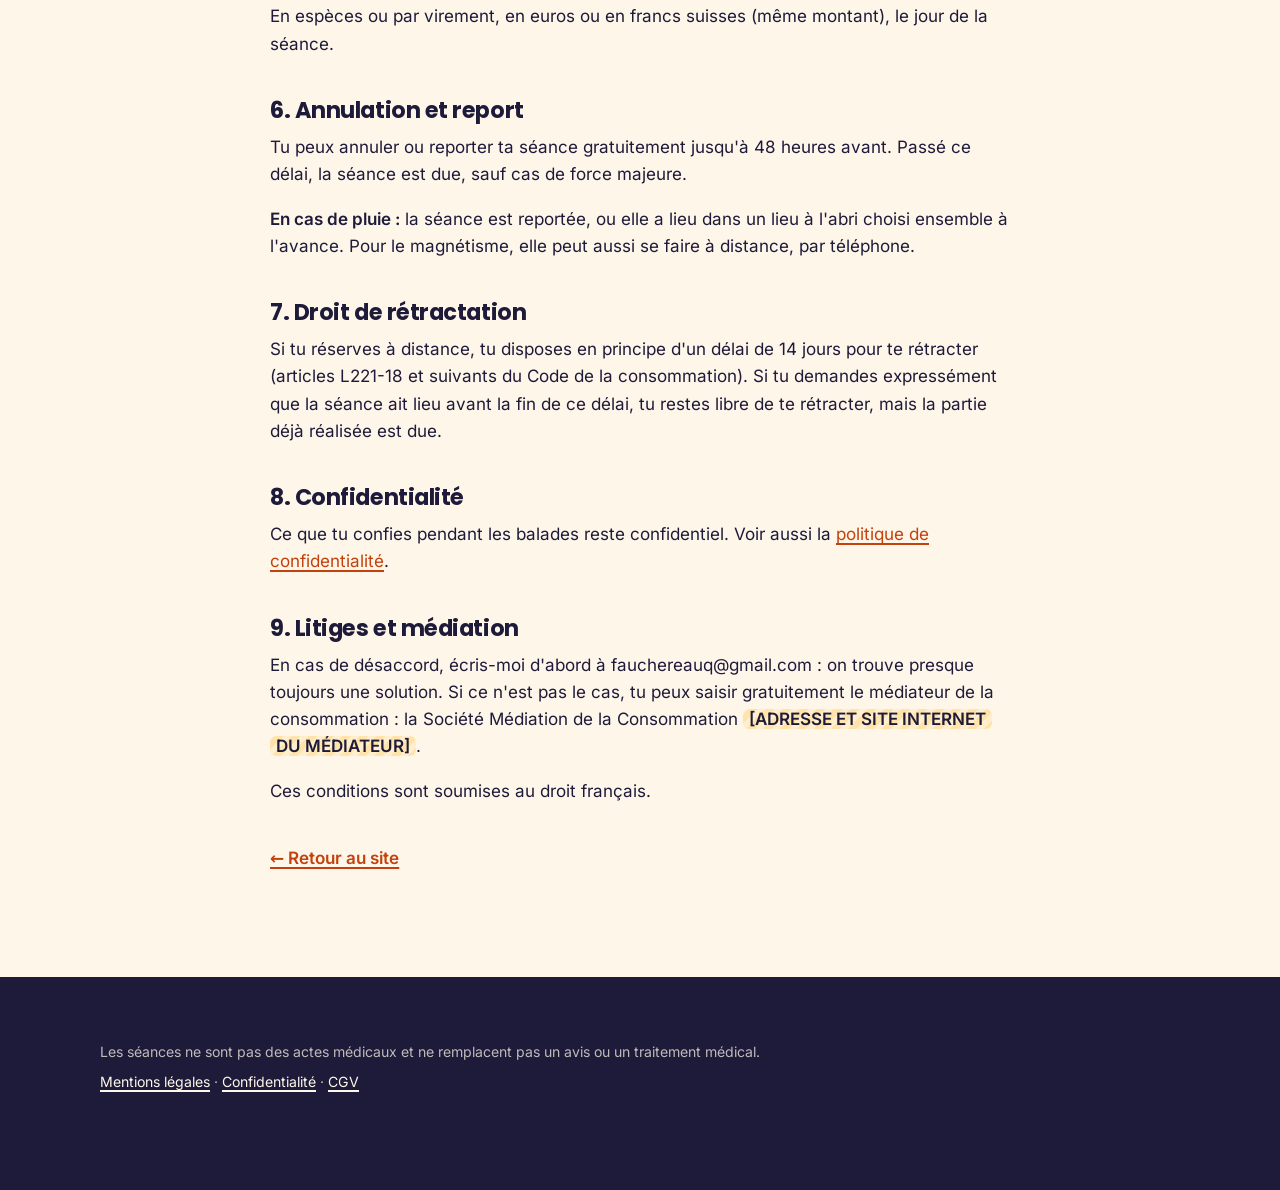
<file: cgv.html>
<!DOCTYPE html>
<html lang="fr">
<head>
  <meta charset="UTF-8">
  <meta name="viewport" content="width=device-width, initial-scale=1">
  <title>Conditions générales de vente · Quentin Fauchereau</title>
  <meta name="description" content="Conditions générales de vente des Balades Déclic et du Parcours Premier Pas : prix, paiement, annulation, météo.">
  <link rel="canonical" href="https://quentinfauchereau.com/cgv.html">
  <link rel="icon" href="assets/img/favicon.svg" type="image/svg+xml">
  <link rel="apple-touch-icon" href="assets/img/apple-touch-icon.png">
  <link rel="stylesheet" href="assets/css/style.css?v=202611210909">
</head>
<body>
  <div class="bandeau-haut">
    <div class="container bandeau-inner">
      <p>À seulement 15 min de Genève&nbsp;!</p>
      <ul class="reseaux" aria-label="Mes réseaux">
        <li><a href="https://www.instagram.com/quentinfauchereau/" target="_blank" rel="noopener" aria-label="Instagram de Quentin Fauchereau" title="Instagram"><svg viewBox="0 0 24 24" aria-hidden="true"><path fill="currentColor" d="M7.0301.084c-1.2768.0602-2.1487.264-2.911.5634-.7888.3075-1.4575.72-2.1228 1.3877-.6652.6677-1.075 1.3368-1.3802 2.127-.2954.7638-.4956 1.6365-.552 2.914-.0564 1.2775-.0689 1.6882-.0626 4.947.0062 3.2586.0206 3.6671.0825 4.9473.061 1.2765.264 2.1482.5635 2.9107.308.7889.72 1.4573 1.388 2.1228.6679.6655 1.3365 1.0743 2.1285 1.38.7632.295 1.6361.4961 2.9134.552 1.2773.056 1.6884.069 4.9462.0627 3.2578-.0062 3.668-.0207 4.9478-.0814 1.28-.0607 2.147-.2652 2.9098-.5633.7889-.3086 1.4578-.72 2.1228-1.3881.665-.6682 1.0745-1.3378 1.3795-2.1284.2957-.7632.4966-1.636.552-2.9124.056-1.2809.0692-1.6898.063-4.948-.0063-3.2583-.021-3.6668-.0817-4.9465-.0607-1.2797-.264-2.1487-.5633-2.9117-.3084-.7889-.72-1.4568-1.3876-2.1228C21.2982 1.33 20.628.9208 19.8378.6165 19.074.321 18.2017.1197 16.9244.0645 15.6471.0093 15.236-.005 11.977.0014 8.718.0076 8.31.0215 7.0301.0839m.1402 21.6932c-1.17-.0509-1.8053-.2453-2.2287-.408-.5606-.216-.96-.4771-1.3819-.895-.422-.4178-.6811-.8186-.9-1.378-.1644-.4234-.3624-1.058-.4171-2.228-.0595-1.2645-.072-1.6442-.079-4.848-.007-3.2037.0053-3.583.0607-4.848.05-1.169.2456-1.805.408-2.2282.216-.5613.4762-.96.895-1.3816.4188-.4217.8184-.6814 1.3783-.9003.423-.1651 1.0575-.3614 2.227-.4171 1.2655-.06 1.6447-.072 4.848-.079 3.2033-.007 3.5835.005 4.8495.0608 1.169.0508 1.8053.2445 2.228.408.5608.216.96.4754 1.3816.895.4217.4194.6816.8176.9005 1.3787.1653.4217.3617 1.056.4169 2.2263.0602 1.2655.0739 1.645.0796 4.848.0058 3.203-.0055 3.5834-.061 4.848-.051 1.17-.245 1.8055-.408 2.2294-.216.5604-.4763.96-.8954 1.3814-.419.4215-.8181.6811-1.3783.9-.4224.1649-1.0577.3617-2.2262.4174-1.2656.0595-1.6448.072-4.8493.079-3.2045.007-3.5825-.006-4.848-.0608M16.953 5.5864A1.44 1.44 0 1 0 18.39 4.144a1.44 1.44 0 0 0-1.437 1.4424M5.8385 12.012c.0067 3.4032 2.7706 6.1557 6.173 6.1493 3.4026-.0065 6.157-2.7701 6.1506-6.1733-.0065-3.4032-2.771-6.1565-6.174-6.1498-3.403.0067-6.156 2.771-6.1496 6.1738M8 12.0077a4 4 0 1 1 4.008 3.9921A3.9996 3.9996 0 0 1 8 12.0077"/></svg></a></li>
        <li><a href="https://www.youtube.com/@QuentinFauchereau" target="_blank" rel="noopener" aria-label="Chaîne YouTube de Quentin Fauchereau" title="YouTube"><svg viewBox="0 0 24 24" aria-hidden="true"><path fill="currentColor" d="M23.498 6.186a3.016 3.016 0 0 0-2.122-2.136C19.505 3.545 12 3.545 12 3.545s-7.505 0-9.377.505A3.017 3.017 0 0 0 .502 6.186C0 8.07 0 12 0 12s0 3.93.502 5.814a3.016 3.016 0 0 0 2.122 2.136c1.871.505 9.376.505 9.376.505s7.505 0 9.377-.505a3.015 3.015 0 0 0 2.122-2.136C24 15.93 24 12 24 12s0-3.93-.502-5.814zM9.545 15.568V8.432L15.818 12l-6.273 3.568z"/></svg></a></li>
      </ul>
    </div>
  </div>

  <header class="site-header">
    <div class="container header-inner">
      <a class="logo" href="index.html" aria-label="Quentin Fauchereau, accueil">
        <svg viewBox="0 0 64 64" aria-hidden="true"><circle cx="29" cy="35" r="26" fill="#FFC233"/><circle cx="29" cy="35" r="12" fill="none" stroke="#1E1B3A" stroke-width="6"/><path d="M35 41 L44 50" stroke="#1E1B3A" stroke-width="6" stroke-linecap="round"/><path d="M51 2 L54.2 10.3 L62.5 13.5 L54.2 16.7 L51 25 L47.8 16.7 L39.5 13.5 L47.8 10.3 Z" fill="#FF5A1F"/></svg>
        <span class="logo-texte">Quentin Fauchereau<small>Crée ce qui t'anime !</small></span>
      </a>
      <a class="btn btn--primary header-cta" href="index.html#reserver">Réserver</a>
    </div>
  </header>

  <main class="page-simple">
    <div class="container">
      <h1>Conditions générales de vente</h1>
      <p class="maj">Dernière mise à jour : 13 novembre 2026</p>

      <h2>1. Qui vend quoi</h2>
      <p>Ces conditions s'appliquent aux accompagnements proposés par Quentin Fauchereau, entrepreneur individuel, SIREN 990 221 483, 503 route du Poirier à l'Âne, 74160 Collonges-sous-Salève (ci-après « l'accompagnant »), à toute personne qui réserve une séance (ci-après « tu »).</p>

      <h2>2. Les prestations et leurs prix</h2>
      <p><strong>La Balade Déclic</strong> : une séance d'1h, en marchant à plat au pied du Salève, au départ de la Maison du Salève (775 route de Mikerne, 74160 Présilly). Elle comprend un soin en magnétisme (facultatif), une carte défi, et un point de 10 à 15 minutes une semaine après. Prix : 90 €.</p>
      <p><strong>Le Parcours Premier Pas</strong> : quatre séances de 1h30, un vocal récapitulatif après chacune, un suivi sur WhatsApp entre les séances. Prix : 590 €. Si le client a suivi une Balade Déclic dans les 30 jours précédant la première séance du Parcours, le prix de la balade (90 €) est déduit. Les quatre séances sont à utiliser dans un délai de 2 mois à compter de la première séance.</p>
      <p><strong>L'appel découverte</strong> : 15 minutes, gratuit et sans engagement.</p>
      <p><strong>La séance de magnétisme</strong> : 1h. En pleine nature, à la Maison du Salève, de mai à septembre : 90 €. À distance, par téléphone, d'octobre à avril : 60 €. Le magnétisme est un soin complémentaire : il ne soigne pas une maladie et ne remplace pas un avis ou un traitement médical.</p>
      <p>Prix en euros, TVA non applicable (article 293 B du CGI).</p>

      <p><strong>Garantie premier pas</strong> : si tu repars d'une Balade Déclic sans élan ni prochain pas clair, la séance suivante est offerte. La demande se fait dans les 7 jours qui suivent la séance, une seule fois par personne.</p>

      <h2>3. Nature de l'accompagnement</h2>
      <p>Les séances sont un accompagnement vers l'action, par le corps et le jeu. Elles ne sont pas des actes médicaux et ne remplacent pas un avis ou un traitement médical. Elles ne constituent ni une thérapie, ni un suivi psychologique. Le soin en magnétisme est toujours proposé, jamais imposé : tu peux le refuser.</p>
      <p>La balade est une marche tranquille et à plat, avec des pauses : ce n'est pas une randonnée. Si ton état de santé demande une précaution particulière pour marcher, préviens-moi avant la séance. Prévois des chaussures adaptées et une tenue selon la météo.</p>

      <h2>4. Réservation</h2>
      <p>Tu réserves en ligne via l'agenda du site. La réservation est confirmée par un e-mail récapitulatif.</p>

      <h2>5. Paiement</h2>
      <p>En espèces ou par virement, en euros ou en francs suisses (même montant), le jour de la séance.</p>

      <h2>6. Annulation et report</h2>
      <p>Tu peux annuler ou reporter ta séance gratuitement jusqu'à 48 heures avant. Passé ce délai, la séance est due, sauf cas de force majeure.</p>
      <p><strong>En cas de pluie :</strong> la séance est reportée, ou elle a lieu dans un lieu à l'abri choisi ensemble à l'avance. Pour le magnétisme, elle peut aussi se faire à distance, par téléphone.</p>

      <h2>7. Droit de rétractation</h2>
      <p>Si tu réserves à distance, tu disposes en principe d'un délai de 14 jours pour te rétracter (articles L221-18 et suivants du Code de la consommation). Si tu demandes expressément que la séance ait lieu avant la fin de ce délai, tu restes libre de te rétracter, mais la partie déjà réalisée est due.</p>

      <h2>8. Confidentialité</h2>
      <p>Ce que tu confies pendant les balades reste confidentiel. Voir aussi la <a href="confidentialite.html">politique de confidentialité</a>.</p>

      <h2>9. Litiges et médiation</h2>
      <p>En cas de désaccord, écris-moi d'abord à fauchereauq@gmail.com : on trouve presque toujours une solution. Si ce n'est pas le cas, tu peux saisir gratuitement le médiateur de la consommation : la Société Médiation de la Consommation <span class="a-completer">[ADRESSE ET SITE INTERNET DU MÉDIATEUR]</span>.</p>
      <p>Ces conditions sont soumises au droit français.</p>

      <p style="margin-top:40px"><a class="lien-geste" href="index.html">← Retour au site</a></p>
    </div>
  </main>

  <footer class="site-footer">
    <div class="container">
      <div class="footer-bas" style="margin-top:0;border-top:0;padding-top:0">
        <p style="margin:0">Les séances ne sont pas des actes médicaux et ne remplacent pas un avis ou un traitement médical.</p>
        <p style="margin:0"><a href="mentions-legales.html">Mentions légales</a> · <a href="confidentialite.html">Confidentialité</a> · <a href="cgv.html">CGV</a></p>
      </div>
    </div>
  </footer>
  <!-- Bouton WhatsApp flottant -->
  <a class="whatsapp-flottant" href="https://wa.me/33631794479?text=Bonjour%20Quentin%20!" target="_blank" rel="noopener" aria-label="Écrire à Quentin sur WhatsApp" title="Écrire sur WhatsApp">
    <svg viewBox="0 0 24 24" aria-hidden="true"><path fill="currentColor" d="M17.472 14.382c-.297-.149-1.758-.867-2.03-.967-.273-.099-.471-.148-.67.15-.197.297-.767.966-.94 1.164-.173.199-.347.223-.644.075-.297-.15-1.255-.463-2.39-1.475-.883-.788-1.48-1.761-1.653-2.059-.173-.297-.018-.458.13-.606.134-.133.298-.347.446-.52.149-.174.198-.298.298-.497.099-.198.05-.371-.025-.52-.075-.149-.669-1.612-.916-2.207-.242-.579-.487-.5-.669-.51-.173-.008-.371-.01-.57-.01-.198 0-.52.074-.792.372-.272.297-1.04 1.016-1.04 2.479 0 1.462 1.065 2.875 1.213 3.074.149.198 2.096 3.2 5.077 4.487.709.306 1.262.489 1.694.625.712.227 1.36.195 1.871.118.571-.085 1.758-.719 2.006-1.413.248-.694.248-1.289.173-1.413-.074-.124-.272-.198-.57-.347m-5.421 7.403h-.004a9.87 9.87 0 01-5.031-1.378l-.361-.214-3.741.982.998-3.648-.235-.374a9.86 9.86 0 01-1.51-5.26c.001-5.45 4.436-9.884 9.888-9.884 2.64 0 5.122 1.03 6.988 2.898a9.825 9.825 0 012.893 6.994c-.003 5.45-4.437 9.884-9.885 9.884m8.413-18.297A11.815 11.815 0 0012.05 0C5.495 0 .16 5.335.157 11.892c0 2.096.547 4.142 1.588 5.945L.057 24l6.305-1.654a11.882 11.882 0 005.683 1.448h.005c6.554 0 11.89-5.335 11.893-11.893a11.821 11.821 0 00-3.48-8.413Z"/></svg>
  </a>
</body>
</html>
</file>
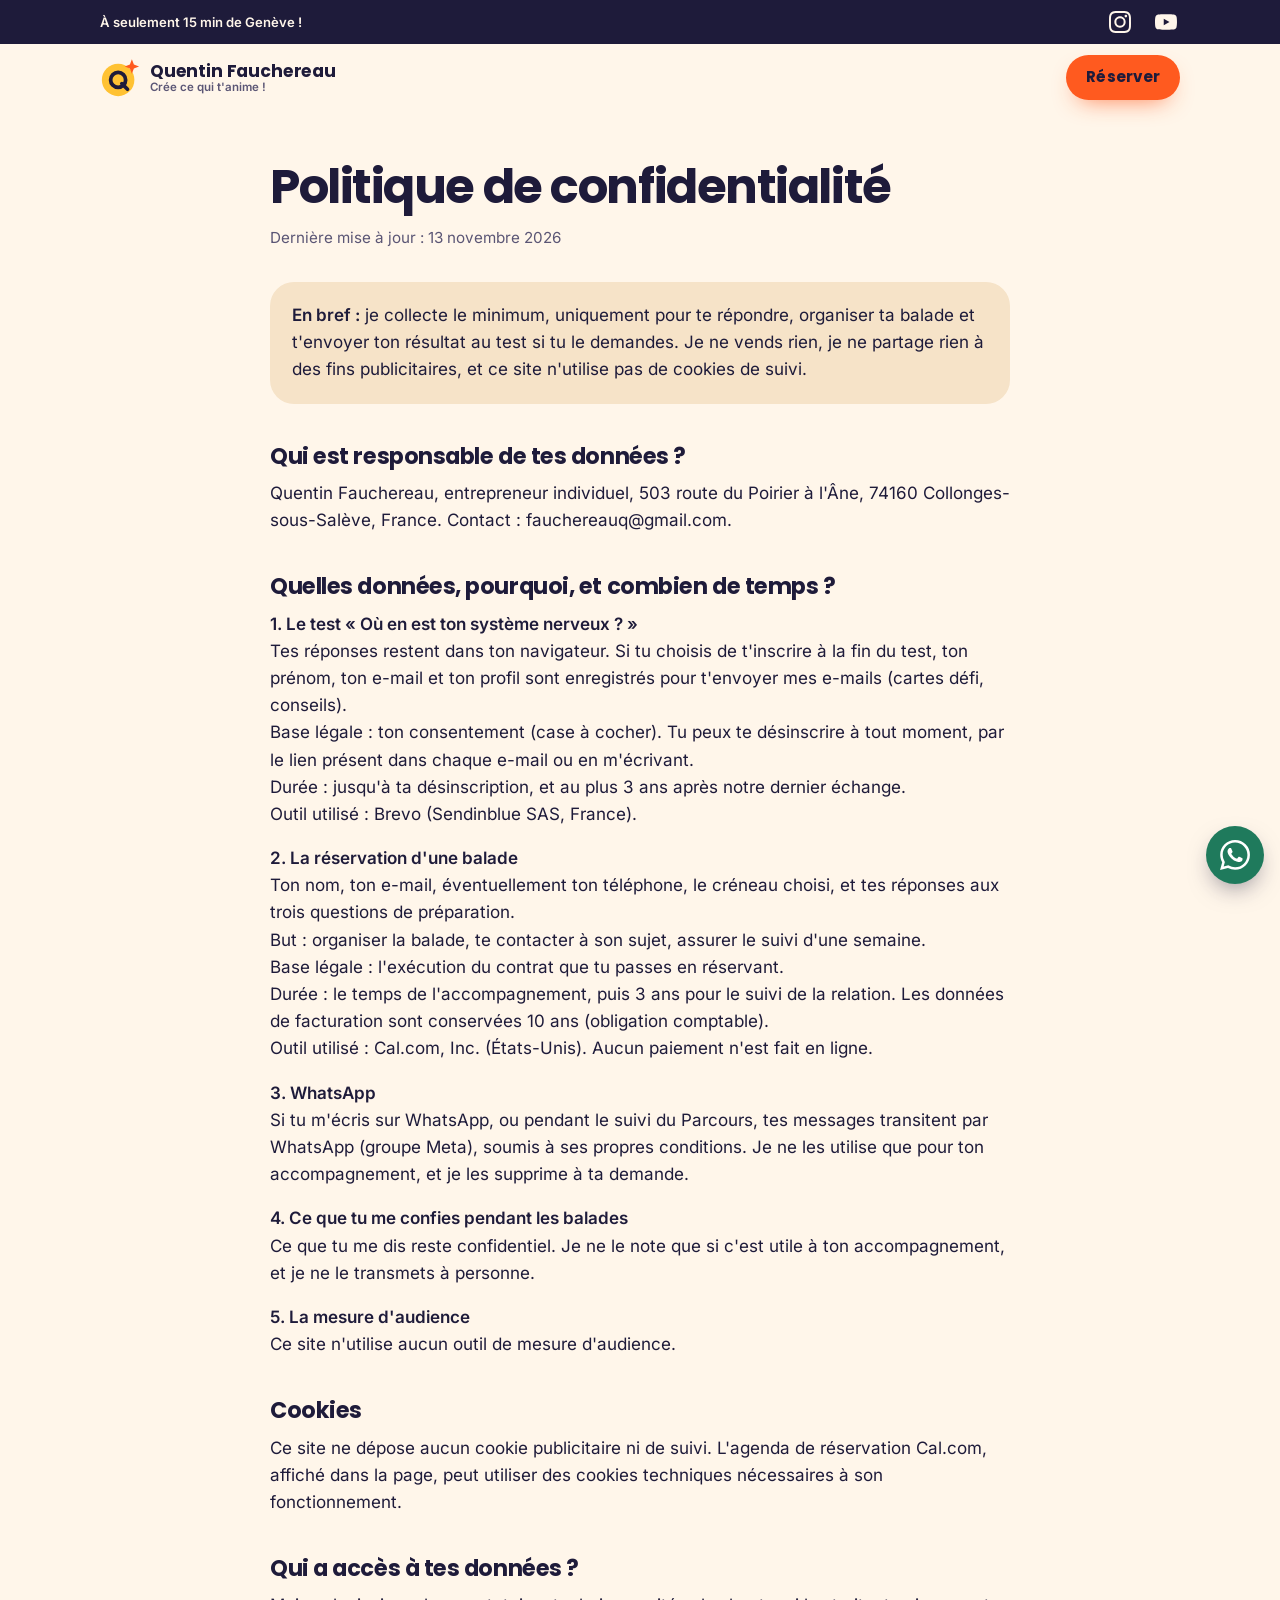
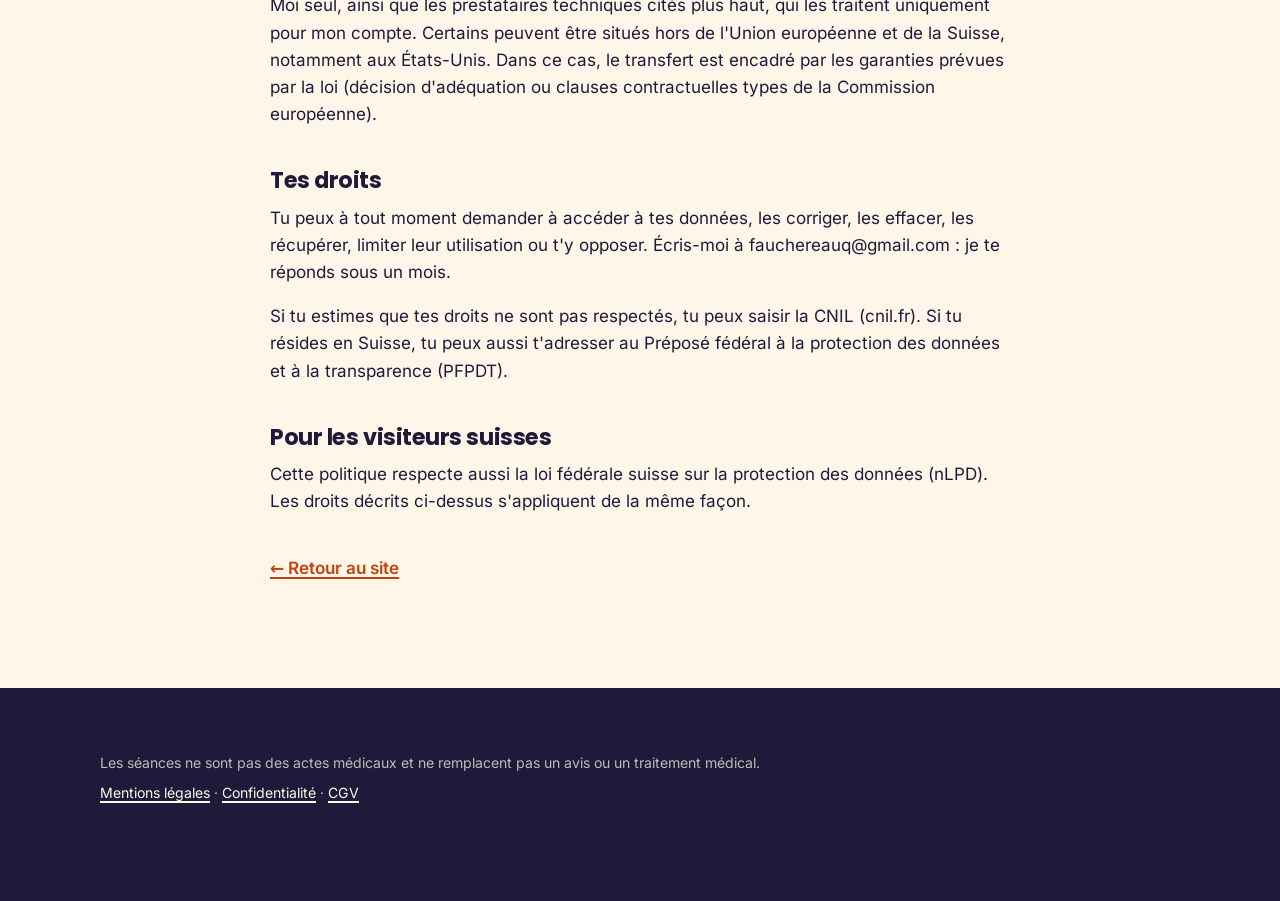
<file: confidentialite.html>
<!DOCTYPE html>
<html lang="fr">
<head>
  <meta charset="UTF-8">
  <meta name="viewport" content="width=device-width, initial-scale=1">
  <title>Politique de confidentialité · Quentin Fauchereau</title>
  <meta name="description" content="Comment Quentin Fauchereau collecte et protège tes données personnelles (RGPD et loi suisse sur la protection des données).">
  <link rel="canonical" href="https://quentinfauchereau.com/confidentialite.html">
  <link rel="icon" href="assets/img/favicon.svg" type="image/svg+xml">
  <link rel="apple-touch-icon" href="assets/img/apple-touch-icon.png">
  <link rel="stylesheet" href="assets/css/style.css?v=202611210909">
</head>
<body>
  <div class="bandeau-haut">
    <div class="container bandeau-inner">
      <p>À seulement 15 min de Genève&nbsp;!</p>
      <ul class="reseaux" aria-label="Mes réseaux">
        <li><a href="https://www.instagram.com/quentinfauchereau/" target="_blank" rel="noopener" aria-label="Instagram de Quentin Fauchereau" title="Instagram"><svg viewBox="0 0 24 24" aria-hidden="true"><path fill="currentColor" d="M7.0301.084c-1.2768.0602-2.1487.264-2.911.5634-.7888.3075-1.4575.72-2.1228 1.3877-.6652.6677-1.075 1.3368-1.3802 2.127-.2954.7638-.4956 1.6365-.552 2.914-.0564 1.2775-.0689 1.6882-.0626 4.947.0062 3.2586.0206 3.6671.0825 4.9473.061 1.2765.264 2.1482.5635 2.9107.308.7889.72 1.4573 1.388 2.1228.6679.6655 1.3365 1.0743 2.1285 1.38.7632.295 1.6361.4961 2.9134.552 1.2773.056 1.6884.069 4.9462.0627 3.2578-.0062 3.668-.0207 4.9478-.0814 1.28-.0607 2.147-.2652 2.9098-.5633.7889-.3086 1.4578-.72 2.1228-1.3881.665-.6682 1.0745-1.3378 1.3795-2.1284.2957-.7632.4966-1.636.552-2.9124.056-1.2809.0692-1.6898.063-4.948-.0063-3.2583-.021-3.6668-.0817-4.9465-.0607-1.2797-.264-2.1487-.5633-2.9117-.3084-.7889-.72-1.4568-1.3876-2.1228C21.2982 1.33 20.628.9208 19.8378.6165 19.074.321 18.2017.1197 16.9244.0645 15.6471.0093 15.236-.005 11.977.0014 8.718.0076 8.31.0215 7.0301.0839m.1402 21.6932c-1.17-.0509-1.8053-.2453-2.2287-.408-.5606-.216-.96-.4771-1.3819-.895-.422-.4178-.6811-.8186-.9-1.378-.1644-.4234-.3624-1.058-.4171-2.228-.0595-1.2645-.072-1.6442-.079-4.848-.007-3.2037.0053-3.583.0607-4.848.05-1.169.2456-1.805.408-2.2282.216-.5613.4762-.96.895-1.3816.4188-.4217.8184-.6814 1.3783-.9003.423-.1651 1.0575-.3614 2.227-.4171 1.2655-.06 1.6447-.072 4.848-.079 3.2033-.007 3.5835.005 4.8495.0608 1.169.0508 1.8053.2445 2.228.408.5608.216.96.4754 1.3816.895.4217.4194.6816.8176.9005 1.3787.1653.4217.3617 1.056.4169 2.2263.0602 1.2655.0739 1.645.0796 4.848.0058 3.203-.0055 3.5834-.061 4.848-.051 1.17-.245 1.8055-.408 2.2294-.216.5604-.4763.96-.8954 1.3814-.419.4215-.8181.6811-1.3783.9-.4224.1649-1.0577.3617-2.2262.4174-1.2656.0595-1.6448.072-4.8493.079-3.2045.007-3.5825-.006-4.848-.0608M16.953 5.5864A1.44 1.44 0 1 0 18.39 4.144a1.44 1.44 0 0 0-1.437 1.4424M5.8385 12.012c.0067 3.4032 2.7706 6.1557 6.173 6.1493 3.4026-.0065 6.157-2.7701 6.1506-6.1733-.0065-3.4032-2.771-6.1565-6.174-6.1498-3.403.0067-6.156 2.771-6.1496 6.1738M8 12.0077a4 4 0 1 1 4.008 3.9921A3.9996 3.9996 0 0 1 8 12.0077"/></svg></a></li>
        <li><a href="https://www.youtube.com/@QuentinFauchereau" target="_blank" rel="noopener" aria-label="Chaîne YouTube de Quentin Fauchereau" title="YouTube"><svg viewBox="0 0 24 24" aria-hidden="true"><path fill="currentColor" d="M23.498 6.186a3.016 3.016 0 0 0-2.122-2.136C19.505 3.545 12 3.545 12 3.545s-7.505 0-9.377.505A3.017 3.017 0 0 0 .502 6.186C0 8.07 0 12 0 12s0 3.93.502 5.814a3.016 3.016 0 0 0 2.122 2.136c1.871.505 9.376.505 9.376.505s7.505 0 9.377-.505a3.015 3.015 0 0 0 2.122-2.136C24 15.93 24 12 24 12s0-3.93-.502-5.814zM9.545 15.568V8.432L15.818 12l-6.273 3.568z"/></svg></a></li>
      </ul>
    </div>
  </div>

  <header class="site-header">
    <div class="container header-inner">
      <a class="logo" href="index.html" aria-label="Quentin Fauchereau, accueil">
        <svg viewBox="0 0 64 64" aria-hidden="true"><circle cx="29" cy="35" r="26" fill="#FFC233"/><circle cx="29" cy="35" r="12" fill="none" stroke="#1E1B3A" stroke-width="6"/><path d="M35 41 L44 50" stroke="#1E1B3A" stroke-width="6" stroke-linecap="round"/><path d="M51 2 L54.2 10.3 L62.5 13.5 L54.2 16.7 L51 25 L47.8 16.7 L39.5 13.5 L47.8 10.3 Z" fill="#FF5A1F"/></svg>
        <span class="logo-texte">Quentin Fauchereau<small>Crée ce qui t'anime !</small></span>
      </a>
      <a class="btn btn--primary header-cta" href="index.html#reserver">Réserver</a>
    </div>
  </header>

  <main class="page-simple">
    <div class="container">
      <h1>Politique de confidentialité</h1>
      <p class="maj">Dernière mise à jour : 13 novembre 2026</p>

      <div class="encart">
        <p><strong>En bref :</strong> je collecte le minimum, uniquement pour te répondre, organiser ta balade et t'envoyer ton résultat au test si tu le demandes. Je ne vends rien, je ne partage rien à des fins publicitaires, et ce site n'utilise pas de cookies de suivi.</p>
      </div>

      <h2>Qui est responsable de tes données ?</h2>
      <p>Quentin Fauchereau, entrepreneur individuel, 503 route du Poirier à l'Âne, 74160 Collonges-sous-Salève, France. Contact : fauchereauq@gmail.com.</p>

      <h2>Quelles données, pourquoi, et combien de temps ?</h2>
      <p><strong>1. Le test « Où en est ton système nerveux ? »</strong><br>
        Tes réponses restent dans ton navigateur. Si tu choisis de t'inscrire à la fin du test, ton prénom, ton e-mail et ton profil sont enregistrés pour t'envoyer mes e-mails (cartes défi, conseils).<br>
        Base légale : ton consentement (case à cocher). Tu peux te désinscrire à tout moment, par le lien présent dans chaque e-mail ou en m'écrivant.<br>
        Durée : jusqu'à ta désinscription, et au plus 3 ans après notre dernier échange.<br>
        Outil utilisé : Brevo (Sendinblue SAS, France).</p>

      <p><strong>2. La réservation d'une balade</strong><br>
        Ton nom, ton e-mail, éventuellement ton téléphone, le créneau choisi, et tes réponses aux trois questions de préparation.<br>
        But : organiser la balade, te contacter à son sujet, assurer le suivi d'une semaine.<br>
        Base légale : l'exécution du contrat que tu passes en réservant.<br>
        Durée : le temps de l'accompagnement, puis 3 ans pour le suivi de la relation. Les données de facturation sont conservées 10 ans (obligation comptable).<br>
        Outil utilisé : Cal.com, Inc. (États-Unis). Aucun paiement n'est fait en ligne.</p>

      <p><strong>3. WhatsApp</strong><br>
        Si tu m'écris sur WhatsApp, ou pendant le suivi du Parcours, tes messages transitent par WhatsApp (groupe Meta), soumis à ses propres conditions. Je ne les utilise que pour ton accompagnement, et je les supprime à ta demande.</p>

      <p><strong>4. Ce que tu me confies pendant les balades</strong><br>
        Ce que tu me dis reste confidentiel. Je ne le note que si c'est utile à ton accompagnement, et je ne le transmets à personne.</p>

      <p><strong>5. La mesure d'audience</strong><br>
        Ce site n'utilise aucun outil de mesure d'audience.</p>

      <h2>Cookies</h2>
      <p>Ce site ne dépose aucun cookie publicitaire ni de suivi. L'agenda de réservation Cal.com, affiché dans la page, peut utiliser des cookies techniques nécessaires à son fonctionnement.</p>

      <h2>Qui a accès à tes données ?</h2>
      <p>Moi seul, ainsi que les prestataires techniques cités plus haut, qui les traitent uniquement pour mon compte. Certains peuvent être situés hors de l'Union européenne et de la Suisse, notamment aux États-Unis. Dans ce cas, le transfert est encadré par les garanties prévues par la loi (décision d'adéquation ou clauses contractuelles types de la Commission européenne).</p>

      <h2>Tes droits</h2>
      <p>Tu peux à tout moment demander à accéder à tes données, les corriger, les effacer, les récupérer, limiter leur utilisation ou t'y opposer. Écris-moi à fauchereauq@gmail.com : je te réponds sous un mois.</p>
      <p>Si tu estimes que tes droits ne sont pas respectés, tu peux saisir la CNIL (cnil.fr). Si tu résides en Suisse, tu peux aussi t'adresser au Préposé fédéral à la protection des données et à la transparence (PFPDT).</p>

      <h2>Pour les visiteurs suisses</h2>
      <p>Cette politique respecte aussi la loi fédérale suisse sur la protection des données (nLPD). Les droits décrits ci-dessus s'appliquent de la même façon.</p>

      <p style="margin-top:40px"><a class="lien-geste" href="index.html">← Retour au site</a></p>
    </div>
  </main>

  <footer class="site-footer">
    <div class="container">
      <div class="footer-bas" style="margin-top:0;border-top:0;padding-top:0">
        <p style="margin:0">Les séances ne sont pas des actes médicaux et ne remplacent pas un avis ou un traitement médical.</p>
        <p style="margin:0"><a href="mentions-legales.html">Mentions légales</a> · <a href="confidentialite.html">Confidentialité</a> · <a href="cgv.html">CGV</a></p>
      </div>
    </div>
  </footer>
  <!-- Bouton WhatsApp flottant -->
  <a class="whatsapp-flottant" href="https://wa.me/33631794479?text=Bonjour%20Quentin%20!" target="_blank" rel="noopener" aria-label="Écrire à Quentin sur WhatsApp" title="Écrire sur WhatsApp">
    <svg viewBox="0 0 24 24" aria-hidden="true"><path fill="currentColor" d="M17.472 14.382c-.297-.149-1.758-.867-2.03-.967-.273-.099-.471-.148-.67.15-.197.297-.767.966-.94 1.164-.173.199-.347.223-.644.075-.297-.15-1.255-.463-2.39-1.475-.883-.788-1.48-1.761-1.653-2.059-.173-.297-.018-.458.13-.606.134-.133.298-.347.446-.52.149-.174.198-.298.298-.497.099-.198.05-.371-.025-.52-.075-.149-.669-1.612-.916-2.207-.242-.579-.487-.5-.669-.51-.173-.008-.371-.01-.57-.01-.198 0-.52.074-.792.372-.272.297-1.04 1.016-1.04 2.479 0 1.462 1.065 2.875 1.213 3.074.149.198 2.096 3.2 5.077 4.487.709.306 1.262.489 1.694.625.712.227 1.36.195 1.871.118.571-.085 1.758-.719 2.006-1.413.248-.694.248-1.289.173-1.413-.074-.124-.272-.198-.57-.347m-5.421 7.403h-.004a9.87 9.87 0 01-5.031-1.378l-.361-.214-3.741.982.998-3.648-.235-.374a9.86 9.86 0 01-1.51-5.26c.001-5.45 4.436-9.884 9.888-9.884 2.64 0 5.122 1.03 6.988 2.898a9.825 9.825 0 012.893 6.994c-.003 5.45-4.437 9.884-9.885 9.884m8.413-18.297A11.815 11.815 0 0012.05 0C5.495 0 .16 5.335.157 11.892c0 2.096.547 4.142 1.588 5.945L.057 24l6.305-1.654a11.882 11.882 0 005.683 1.448h.005c6.554 0 11.89-5.335 11.893-11.893a11.821 11.821 0 00-3.48-8.413Z"/></svg>
  </a>
</body>
</html>
</file>
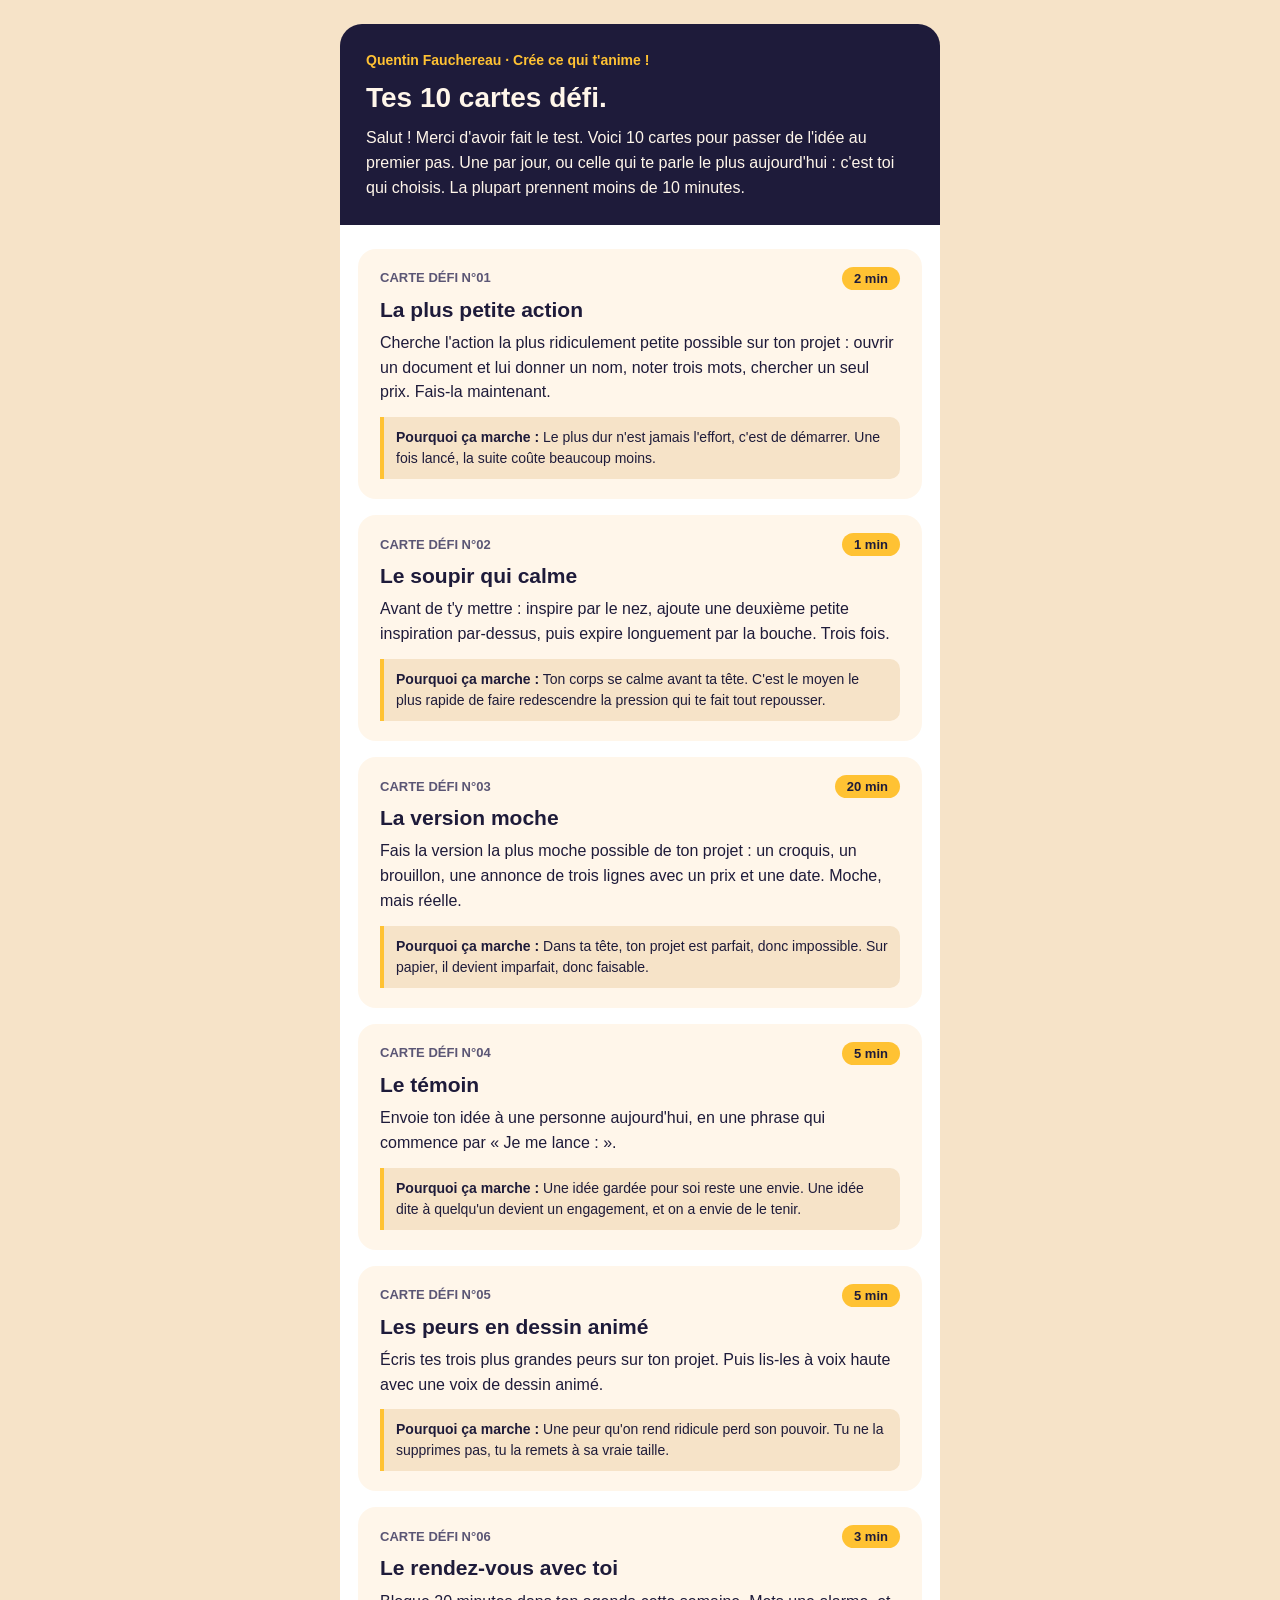
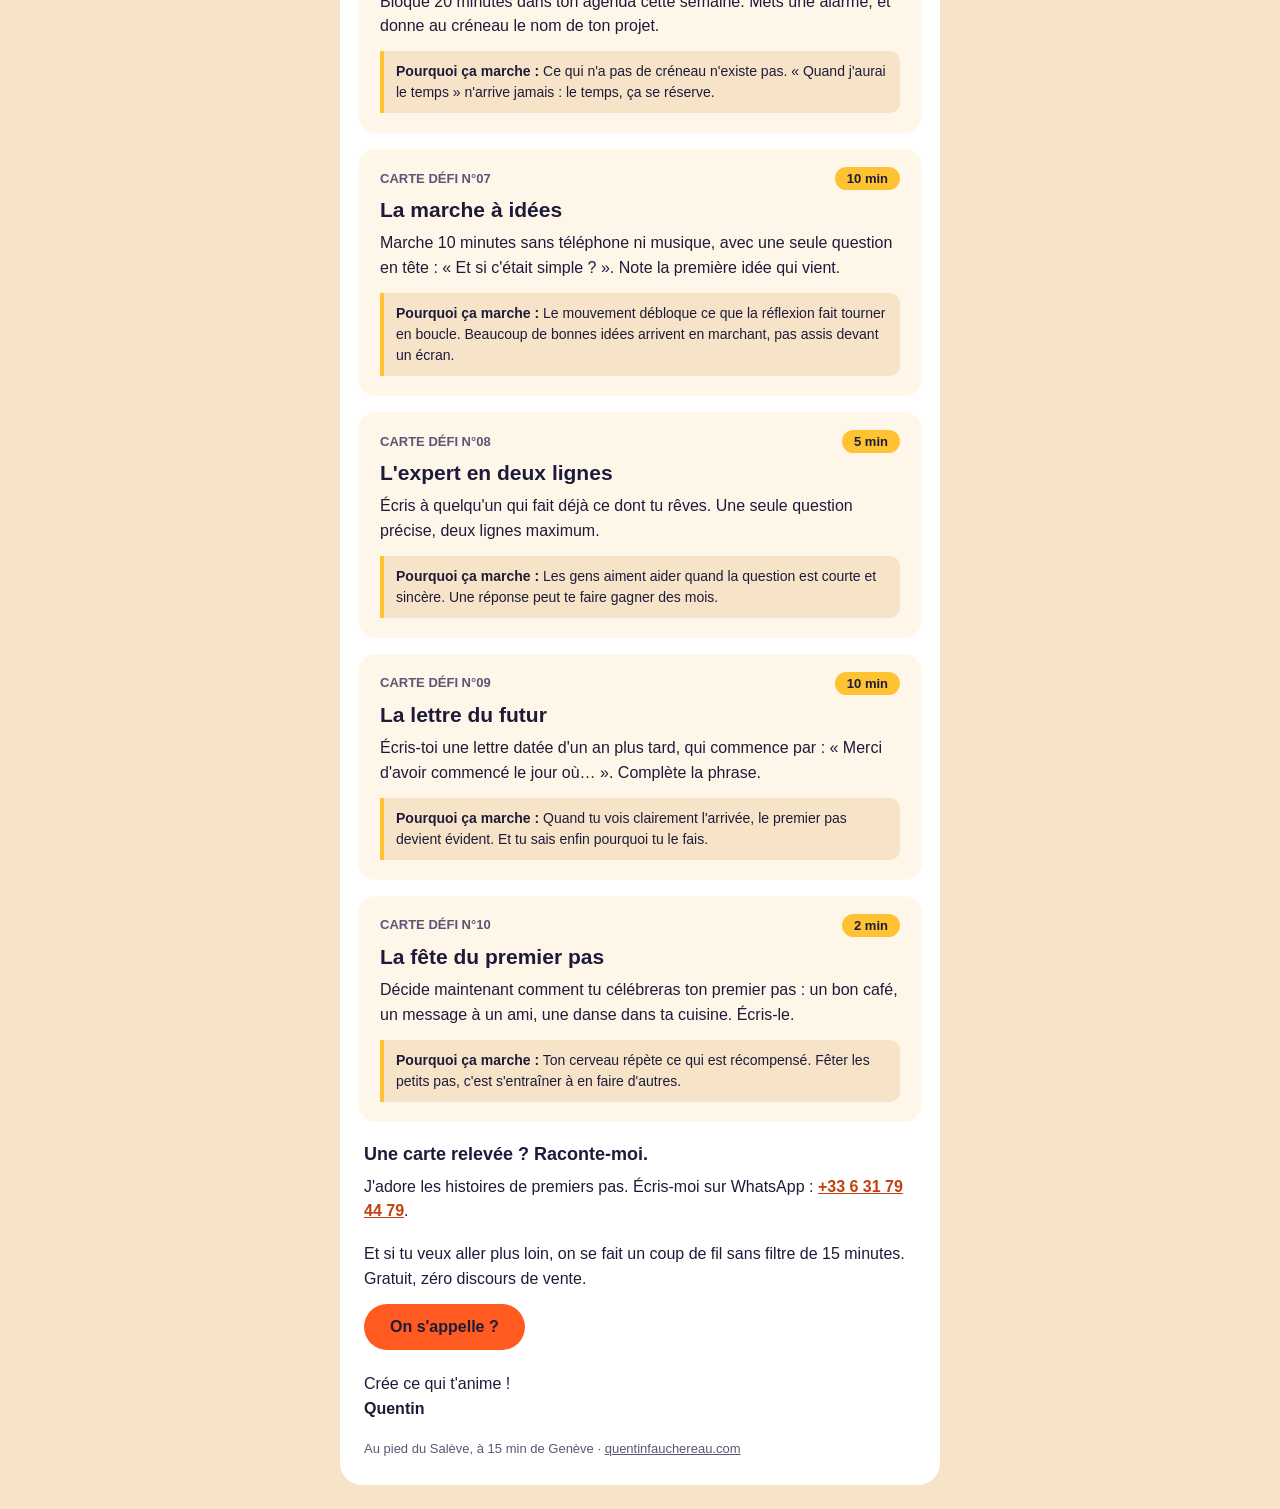
<file: EMAIL-10-CARTES.html>
<!DOCTYPE html>
<html lang="fr"><head><meta charset="UTF-8"><meta name="viewport" content="width=device-width, initial-scale=1"><title>Tes 10 cartes défi</title></head>
<body style="margin:0;padding:0;background:#F6E3C8;">
<table role="presentation" width="100%" cellpadding="0" cellspacing="0" style="background:#F6E3C8;">
<tr><td align="center" style="padding:24px 12px;">
<table role="presentation" width="100%" cellpadding="0" cellspacing="0" style="max-width:600px;">

<tr><td style="background:#1E1B3A;border-radius:22px 22px 0 0;padding:28px 26px 24px;">
  <p style="margin:0 0 14px;font-family:Helvetica, Arial, sans-serif;font-size:14px;font-weight:bold;color:#FFC233;">Quentin Fauchereau · Crée ce qui t'anime !</p>
  <p style="margin:0 0 12px;font-family:Helvetica, Arial, sans-serif;font-size:28px;line-height:1.15;font-weight:bold;color:#FFF6EA;">Tes 10 cartes défi.</p>
  <p style="margin:0;font-family:Helvetica, Arial, sans-serif;font-size:16px;line-height:1.55;color:#FFF6EA;">Salut ! Merci d'avoir fait le test. Voici 10 cartes pour passer de l'idée au premier pas. Une par jour, ou celle qui te parle le plus aujourd'hui : c'est toi qui choisis. La plupart prennent moins de 10 minutes.</p>
</td></tr>

<tr><td style="background:#FFFFFF;padding:24px 18px 8px;border-radius:0 0 22px 22px;">
  <table role="presentation" width="100%" cellpadding="0" cellspacing="0">
  
<tr><td style="padding:0 0 16px 0;">
  <table role="presentation" width="100%" cellpadding="0" cellspacing="0" style="background:#FFF6EA;border-radius:18px;">
    <tr><td style="padding:20px 22px;">
      <table role="presentation" width="100%" cellpadding="0" cellspacing="0"><tr>
        <td style="font-family:Helvetica, Arial, sans-serif;font-size:13px;font-weight:bold;color:#5B5675;">CARTE DÉFI N°01</td>
        <td align="right"><span style="font-family:Helvetica, Arial, sans-serif;font-size:13px;font-weight:bold;background:#FFC233;color:#1E1B3A;border-radius:999px;padding:4px 12px;">2 min</span></td>
      </tr></table>
      <p style="margin:10px 0 8px;font-family:Helvetica, Arial, sans-serif;font-size:21px;line-height:1.25;font-weight:bold;color:#1E1B3A;">La plus petite action</p>
      <p style="margin:0 0 12px;font-family:Helvetica, Arial, sans-serif;font-size:16px;line-height:1.55;color:#1E1B3A;">Cherche l'action la plus ridiculement petite possible sur ton projet : ouvrir un document et lui donner un nom, noter trois mots, chercher un seul prix. Fais-la maintenant.</p>
      <p style="margin:0;padding:10px 12px;border-left:4px solid #FFC233;background:#F6E3C8;border-radius:0 10px 10px 0;font-family:Helvetica, Arial, sans-serif;font-size:14px;line-height:1.5;color:#1E1B3A;"><b>Pourquoi ça marche :</b> Le plus dur n'est jamais l'effort, c'est de démarrer. Une fois lancé, la suite coûte beaucoup moins.</p>
    </td></tr>
  </table>
</td></tr>
<tr><td style="padding:0 0 16px 0;">
  <table role="presentation" width="100%" cellpadding="0" cellspacing="0" style="background:#FFF6EA;border-radius:18px;">
    <tr><td style="padding:20px 22px;">
      <table role="presentation" width="100%" cellpadding="0" cellspacing="0"><tr>
        <td style="font-family:Helvetica, Arial, sans-serif;font-size:13px;font-weight:bold;color:#5B5675;">CARTE DÉFI N°02</td>
        <td align="right"><span style="font-family:Helvetica, Arial, sans-serif;font-size:13px;font-weight:bold;background:#FFC233;color:#1E1B3A;border-radius:999px;padding:4px 12px;">1 min</span></td>
      </tr></table>
      <p style="margin:10px 0 8px;font-family:Helvetica, Arial, sans-serif;font-size:21px;line-height:1.25;font-weight:bold;color:#1E1B3A;">Le soupir qui calme</p>
      <p style="margin:0 0 12px;font-family:Helvetica, Arial, sans-serif;font-size:16px;line-height:1.55;color:#1E1B3A;">Avant de t'y mettre : inspire par le nez, ajoute une deuxième petite inspiration par-dessus, puis expire longuement par la bouche. Trois fois.</p>
      <p style="margin:0;padding:10px 12px;border-left:4px solid #FFC233;background:#F6E3C8;border-radius:0 10px 10px 0;font-family:Helvetica, Arial, sans-serif;font-size:14px;line-height:1.5;color:#1E1B3A;"><b>Pourquoi ça marche :</b> Ton corps se calme avant ta tête. C'est le moyen le plus rapide de faire redescendre la pression qui te fait tout repousser.</p>
    </td></tr>
  </table>
</td></tr>
<tr><td style="padding:0 0 16px 0;">
  <table role="presentation" width="100%" cellpadding="0" cellspacing="0" style="background:#FFF6EA;border-radius:18px;">
    <tr><td style="padding:20px 22px;">
      <table role="presentation" width="100%" cellpadding="0" cellspacing="0"><tr>
        <td style="font-family:Helvetica, Arial, sans-serif;font-size:13px;font-weight:bold;color:#5B5675;">CARTE DÉFI N°03</td>
        <td align="right"><span style="font-family:Helvetica, Arial, sans-serif;font-size:13px;font-weight:bold;background:#FFC233;color:#1E1B3A;border-radius:999px;padding:4px 12px;">20 min</span></td>
      </tr></table>
      <p style="margin:10px 0 8px;font-family:Helvetica, Arial, sans-serif;font-size:21px;line-height:1.25;font-weight:bold;color:#1E1B3A;">La version moche</p>
      <p style="margin:0 0 12px;font-family:Helvetica, Arial, sans-serif;font-size:16px;line-height:1.55;color:#1E1B3A;">Fais la version la plus moche possible de ton projet : un croquis, un brouillon, une annonce de trois lignes avec un prix et une date. Moche, mais réelle.</p>
      <p style="margin:0;padding:10px 12px;border-left:4px solid #FFC233;background:#F6E3C8;border-radius:0 10px 10px 0;font-family:Helvetica, Arial, sans-serif;font-size:14px;line-height:1.5;color:#1E1B3A;"><b>Pourquoi ça marche :</b> Dans ta tête, ton projet est parfait, donc impossible. Sur papier, il devient imparfait, donc faisable.</p>
    </td></tr>
  </table>
</td></tr>
<tr><td style="padding:0 0 16px 0;">
  <table role="presentation" width="100%" cellpadding="0" cellspacing="0" style="background:#FFF6EA;border-radius:18px;">
    <tr><td style="padding:20px 22px;">
      <table role="presentation" width="100%" cellpadding="0" cellspacing="0"><tr>
        <td style="font-family:Helvetica, Arial, sans-serif;font-size:13px;font-weight:bold;color:#5B5675;">CARTE DÉFI N°04</td>
        <td align="right"><span style="font-family:Helvetica, Arial, sans-serif;font-size:13px;font-weight:bold;background:#FFC233;color:#1E1B3A;border-radius:999px;padding:4px 12px;">5 min</span></td>
      </tr></table>
      <p style="margin:10px 0 8px;font-family:Helvetica, Arial, sans-serif;font-size:21px;line-height:1.25;font-weight:bold;color:#1E1B3A;">Le témoin</p>
      <p style="margin:0 0 12px;font-family:Helvetica, Arial, sans-serif;font-size:16px;line-height:1.55;color:#1E1B3A;">Envoie ton idée à une personne aujourd'hui, en une phrase qui commence par « Je me lance : ».</p>
      <p style="margin:0;padding:10px 12px;border-left:4px solid #FFC233;background:#F6E3C8;border-radius:0 10px 10px 0;font-family:Helvetica, Arial, sans-serif;font-size:14px;line-height:1.5;color:#1E1B3A;"><b>Pourquoi ça marche :</b> Une idée gardée pour soi reste une envie. Une idée dite à quelqu'un devient un engagement, et on a envie de le tenir.</p>
    </td></tr>
  </table>
</td></tr>
<tr><td style="padding:0 0 16px 0;">
  <table role="presentation" width="100%" cellpadding="0" cellspacing="0" style="background:#FFF6EA;border-radius:18px;">
    <tr><td style="padding:20px 22px;">
      <table role="presentation" width="100%" cellpadding="0" cellspacing="0"><tr>
        <td style="font-family:Helvetica, Arial, sans-serif;font-size:13px;font-weight:bold;color:#5B5675;">CARTE DÉFI N°05</td>
        <td align="right"><span style="font-family:Helvetica, Arial, sans-serif;font-size:13px;font-weight:bold;background:#FFC233;color:#1E1B3A;border-radius:999px;padding:4px 12px;">5 min</span></td>
      </tr></table>
      <p style="margin:10px 0 8px;font-family:Helvetica, Arial, sans-serif;font-size:21px;line-height:1.25;font-weight:bold;color:#1E1B3A;">Les peurs en dessin animé</p>
      <p style="margin:0 0 12px;font-family:Helvetica, Arial, sans-serif;font-size:16px;line-height:1.55;color:#1E1B3A;">Écris tes trois plus grandes peurs sur ton projet. Puis lis-les à voix haute avec une voix de dessin animé.</p>
      <p style="margin:0;padding:10px 12px;border-left:4px solid #FFC233;background:#F6E3C8;border-radius:0 10px 10px 0;font-family:Helvetica, Arial, sans-serif;font-size:14px;line-height:1.5;color:#1E1B3A;"><b>Pourquoi ça marche :</b> Une peur qu'on rend ridicule perd son pouvoir. Tu ne la supprimes pas, tu la remets à sa vraie taille.</p>
    </td></tr>
  </table>
</td></tr>
<tr><td style="padding:0 0 16px 0;">
  <table role="presentation" width="100%" cellpadding="0" cellspacing="0" style="background:#FFF6EA;border-radius:18px;">
    <tr><td style="padding:20px 22px;">
      <table role="presentation" width="100%" cellpadding="0" cellspacing="0"><tr>
        <td style="font-family:Helvetica, Arial, sans-serif;font-size:13px;font-weight:bold;color:#5B5675;">CARTE DÉFI N°06</td>
        <td align="right"><span style="font-family:Helvetica, Arial, sans-serif;font-size:13px;font-weight:bold;background:#FFC233;color:#1E1B3A;border-radius:999px;padding:4px 12px;">3 min</span></td>
      </tr></table>
      <p style="margin:10px 0 8px;font-family:Helvetica, Arial, sans-serif;font-size:21px;line-height:1.25;font-weight:bold;color:#1E1B3A;">Le rendez-vous avec toi</p>
      <p style="margin:0 0 12px;font-family:Helvetica, Arial, sans-serif;font-size:16px;line-height:1.55;color:#1E1B3A;">Bloque 20 minutes dans ton agenda cette semaine. Mets une alarme, et donne au créneau le nom de ton projet.</p>
      <p style="margin:0;padding:10px 12px;border-left:4px solid #FFC233;background:#F6E3C8;border-radius:0 10px 10px 0;font-family:Helvetica, Arial, sans-serif;font-size:14px;line-height:1.5;color:#1E1B3A;"><b>Pourquoi ça marche :</b> Ce qui n'a pas de créneau n'existe pas. « Quand j'aurai le temps » n'arrive jamais : le temps, ça se réserve.</p>
    </td></tr>
  </table>
</td></tr>
<tr><td style="padding:0 0 16px 0;">
  <table role="presentation" width="100%" cellpadding="0" cellspacing="0" style="background:#FFF6EA;border-radius:18px;">
    <tr><td style="padding:20px 22px;">
      <table role="presentation" width="100%" cellpadding="0" cellspacing="0"><tr>
        <td style="font-family:Helvetica, Arial, sans-serif;font-size:13px;font-weight:bold;color:#5B5675;">CARTE DÉFI N°07</td>
        <td align="right"><span style="font-family:Helvetica, Arial, sans-serif;font-size:13px;font-weight:bold;background:#FFC233;color:#1E1B3A;border-radius:999px;padding:4px 12px;">10 min</span></td>
      </tr></table>
      <p style="margin:10px 0 8px;font-family:Helvetica, Arial, sans-serif;font-size:21px;line-height:1.25;font-weight:bold;color:#1E1B3A;">La marche à idées</p>
      <p style="margin:0 0 12px;font-family:Helvetica, Arial, sans-serif;font-size:16px;line-height:1.55;color:#1E1B3A;">Marche 10 minutes sans téléphone ni musique, avec une seule question en tête : « Et si c'était simple ? ». Note la première idée qui vient.</p>
      <p style="margin:0;padding:10px 12px;border-left:4px solid #FFC233;background:#F6E3C8;border-radius:0 10px 10px 0;font-family:Helvetica, Arial, sans-serif;font-size:14px;line-height:1.5;color:#1E1B3A;"><b>Pourquoi ça marche :</b> Le mouvement débloque ce que la réflexion fait tourner en boucle. Beaucoup de bonnes idées arrivent en marchant, pas assis devant un écran.</p>
    </td></tr>
  </table>
</td></tr>
<tr><td style="padding:0 0 16px 0;">
  <table role="presentation" width="100%" cellpadding="0" cellspacing="0" style="background:#FFF6EA;border-radius:18px;">
    <tr><td style="padding:20px 22px;">
      <table role="presentation" width="100%" cellpadding="0" cellspacing="0"><tr>
        <td style="font-family:Helvetica, Arial, sans-serif;font-size:13px;font-weight:bold;color:#5B5675;">CARTE DÉFI N°08</td>
        <td align="right"><span style="font-family:Helvetica, Arial, sans-serif;font-size:13px;font-weight:bold;background:#FFC233;color:#1E1B3A;border-radius:999px;padding:4px 12px;">5 min</span></td>
      </tr></table>
      <p style="margin:10px 0 8px;font-family:Helvetica, Arial, sans-serif;font-size:21px;line-height:1.25;font-weight:bold;color:#1E1B3A;">L'expert en deux lignes</p>
      <p style="margin:0 0 12px;font-family:Helvetica, Arial, sans-serif;font-size:16px;line-height:1.55;color:#1E1B3A;">Écris à quelqu'un qui fait déjà ce dont tu rêves. Une seule question précise, deux lignes maximum.</p>
      <p style="margin:0;padding:10px 12px;border-left:4px solid #FFC233;background:#F6E3C8;border-radius:0 10px 10px 0;font-family:Helvetica, Arial, sans-serif;font-size:14px;line-height:1.5;color:#1E1B3A;"><b>Pourquoi ça marche :</b> Les gens aiment aider quand la question est courte et sincère. Une réponse peut te faire gagner des mois.</p>
    </td></tr>
  </table>
</td></tr>
<tr><td style="padding:0 0 16px 0;">
  <table role="presentation" width="100%" cellpadding="0" cellspacing="0" style="background:#FFF6EA;border-radius:18px;">
    <tr><td style="padding:20px 22px;">
      <table role="presentation" width="100%" cellpadding="0" cellspacing="0"><tr>
        <td style="font-family:Helvetica, Arial, sans-serif;font-size:13px;font-weight:bold;color:#5B5675;">CARTE DÉFI N°09</td>
        <td align="right"><span style="font-family:Helvetica, Arial, sans-serif;font-size:13px;font-weight:bold;background:#FFC233;color:#1E1B3A;border-radius:999px;padding:4px 12px;">10 min</span></td>
      </tr></table>
      <p style="margin:10px 0 8px;font-family:Helvetica, Arial, sans-serif;font-size:21px;line-height:1.25;font-weight:bold;color:#1E1B3A;">La lettre du futur</p>
      <p style="margin:0 0 12px;font-family:Helvetica, Arial, sans-serif;font-size:16px;line-height:1.55;color:#1E1B3A;">Écris-toi une lettre datée d'un an plus tard, qui commence par : « Merci d'avoir commencé le jour où… ». Complète la phrase.</p>
      <p style="margin:0;padding:10px 12px;border-left:4px solid #FFC233;background:#F6E3C8;border-radius:0 10px 10px 0;font-family:Helvetica, Arial, sans-serif;font-size:14px;line-height:1.5;color:#1E1B3A;"><b>Pourquoi ça marche :</b> Quand tu vois clairement l'arrivée, le premier pas devient évident. Et tu sais enfin pourquoi tu le fais.</p>
    </td></tr>
  </table>
</td></tr>
<tr><td style="padding:0 0 16px 0;">
  <table role="presentation" width="100%" cellpadding="0" cellspacing="0" style="background:#FFF6EA;border-radius:18px;">
    <tr><td style="padding:20px 22px;">
      <table role="presentation" width="100%" cellpadding="0" cellspacing="0"><tr>
        <td style="font-family:Helvetica, Arial, sans-serif;font-size:13px;font-weight:bold;color:#5B5675;">CARTE DÉFI N°10</td>
        <td align="right"><span style="font-family:Helvetica, Arial, sans-serif;font-size:13px;font-weight:bold;background:#FFC233;color:#1E1B3A;border-radius:999px;padding:4px 12px;">2 min</span></td>
      </tr></table>
      <p style="margin:10px 0 8px;font-family:Helvetica, Arial, sans-serif;font-size:21px;line-height:1.25;font-weight:bold;color:#1E1B3A;">La fête du premier pas</p>
      <p style="margin:0 0 12px;font-family:Helvetica, Arial, sans-serif;font-size:16px;line-height:1.55;color:#1E1B3A;">Décide maintenant comment tu célébreras ton premier pas : un bon café, un message à un ami, une danse dans ta cuisine. Écris-le.</p>
      <p style="margin:0;padding:10px 12px;border-left:4px solid #FFC233;background:#F6E3C8;border-radius:0 10px 10px 0;font-family:Helvetica, Arial, sans-serif;font-size:14px;line-height:1.5;color:#1E1B3A;"><b>Pourquoi ça marche :</b> Ton cerveau répète ce qui est récompensé. Fêter les petits pas, c'est s'entraîner à en faire d'autres.</p>
    </td></tr>
  </table>
</td></tr>
  </table>

  <table role="presentation" width="100%" cellpadding="0" cellspacing="0" style="margin:6px 0 18px;">
    <tr><td style="padding:0 6px;">
      <p style="margin:0 0 10px;font-family:Helvetica, Arial, sans-serif;font-size:18px;font-weight:bold;color:#1E1B3A;">Une carte relevée ? Raconte-moi.</p>
      <p style="margin:0 0 18px;font-family:Helvetica, Arial, sans-serif;font-size:16px;line-height:1.55;color:#1E1B3A;">J'adore les histoires de premiers pas. Écris-moi sur WhatsApp : <a href="https://wa.me/33631794479" style="color:#C2410C;font-weight:bold;">+33 6 31 79 44 79</a>.</p>
      <p style="margin:0 0 12px;font-family:Helvetica, Arial, sans-serif;font-size:16px;line-height:1.55;color:#1E1B3A;">Et si tu veux aller plus loin, on se fait un coup de fil sans filtre de 15 minutes. Gratuit, zéro discours de vente.</p>
      <table role="presentation" cellpadding="0" cellspacing="0"><tr><td style="background:#FF5A1F;border-radius:999px;">
        <a href="https://cal.com/quentin-fauchereau/appel-decouverte" style="display:inline-block;padding:14px 26px;font-family:Helvetica, Arial, sans-serif;font-size:16px;font-weight:bold;color:#1E1B3A;text-decoration:none;">On s'appelle ?</a>
      </td></tr></table>
      <p style="margin:22px 0 0;font-family:Helvetica, Arial, sans-serif;font-size:16px;line-height:1.55;color:#1E1B3A;">Crée ce qui t'anime !<br><b>Quentin</b></p>
      <p style="margin:18px 0 0;font-family:Helvetica, Arial, sans-serif;font-size:13px;line-height:1.5;color:#5B5675;">Au pied du Salève, à 15 min de Genève · <a href="https://quentinfauchereau.com" style="color:#5B5675;">quentinfauchereau.com</a></p>
    </td></tr>
  </table>
</td></tr>

</table>
</td></tr></table>
</body></html>
</file>
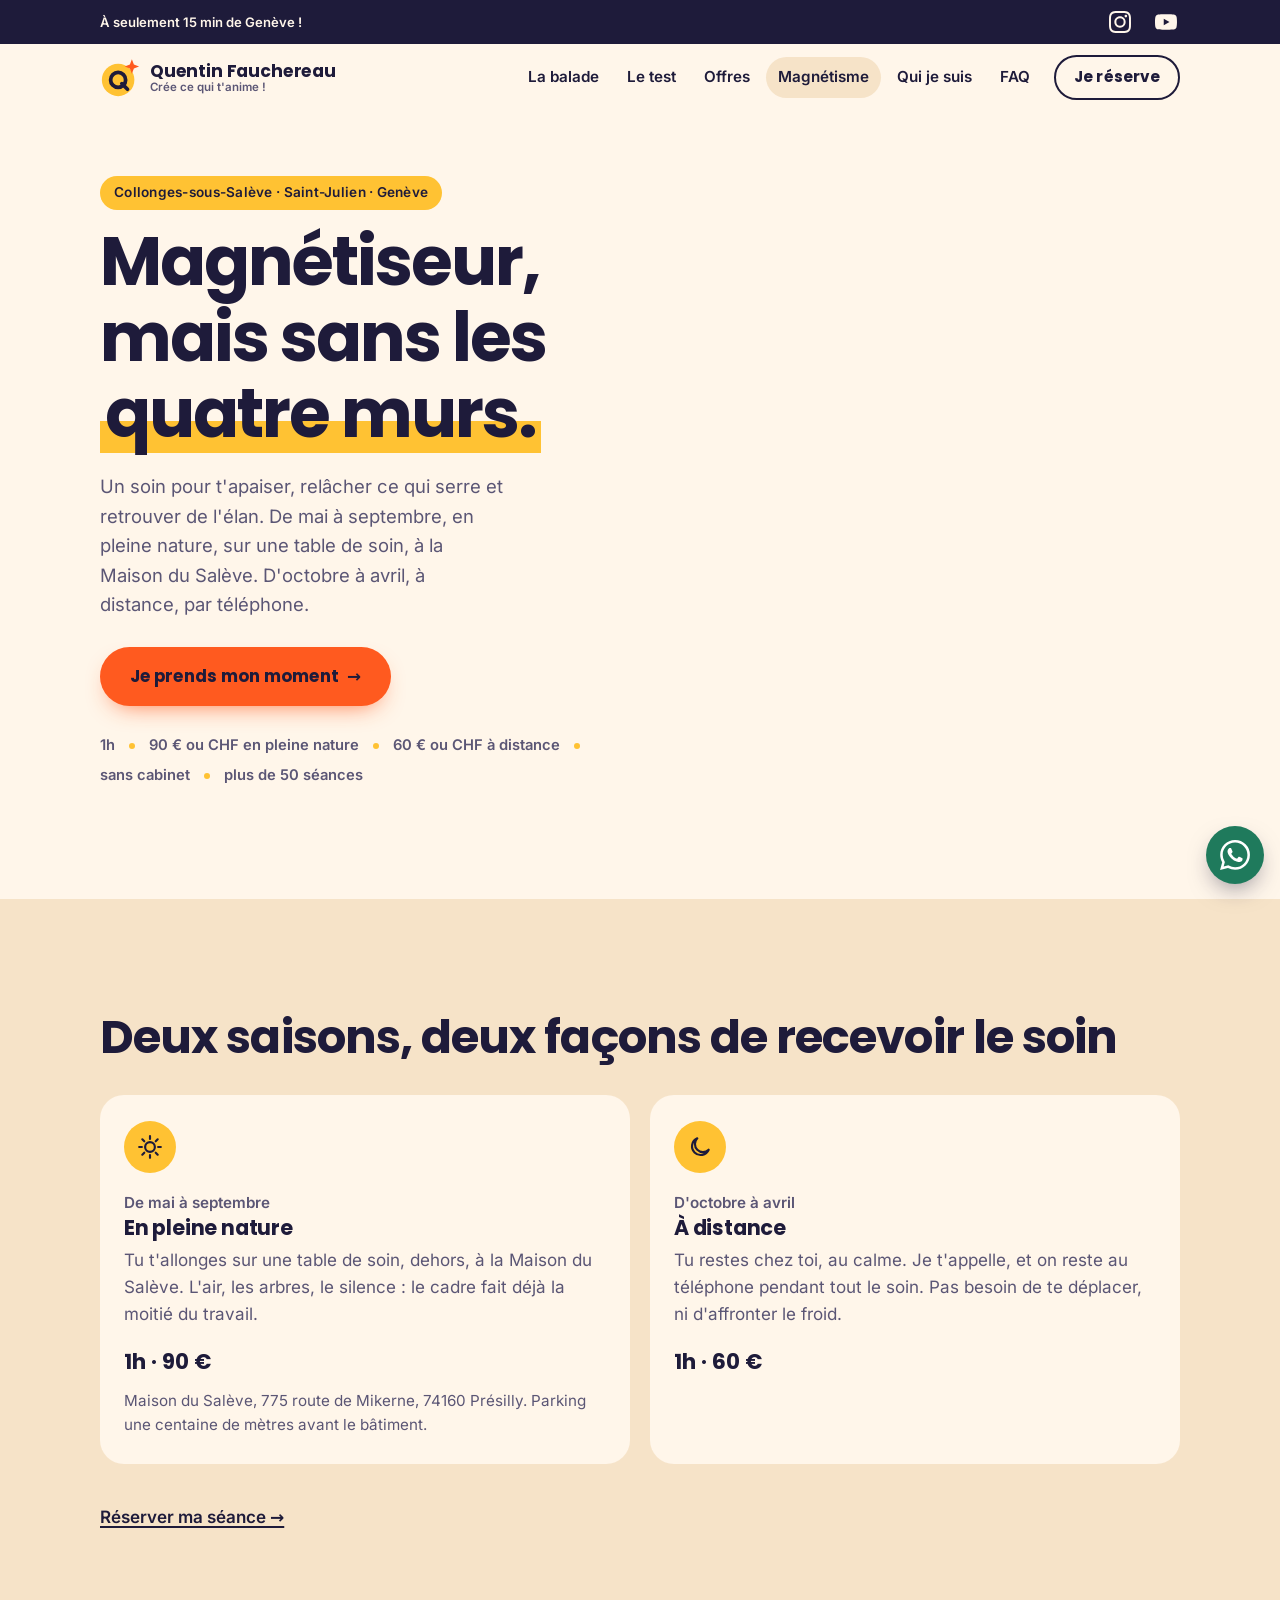
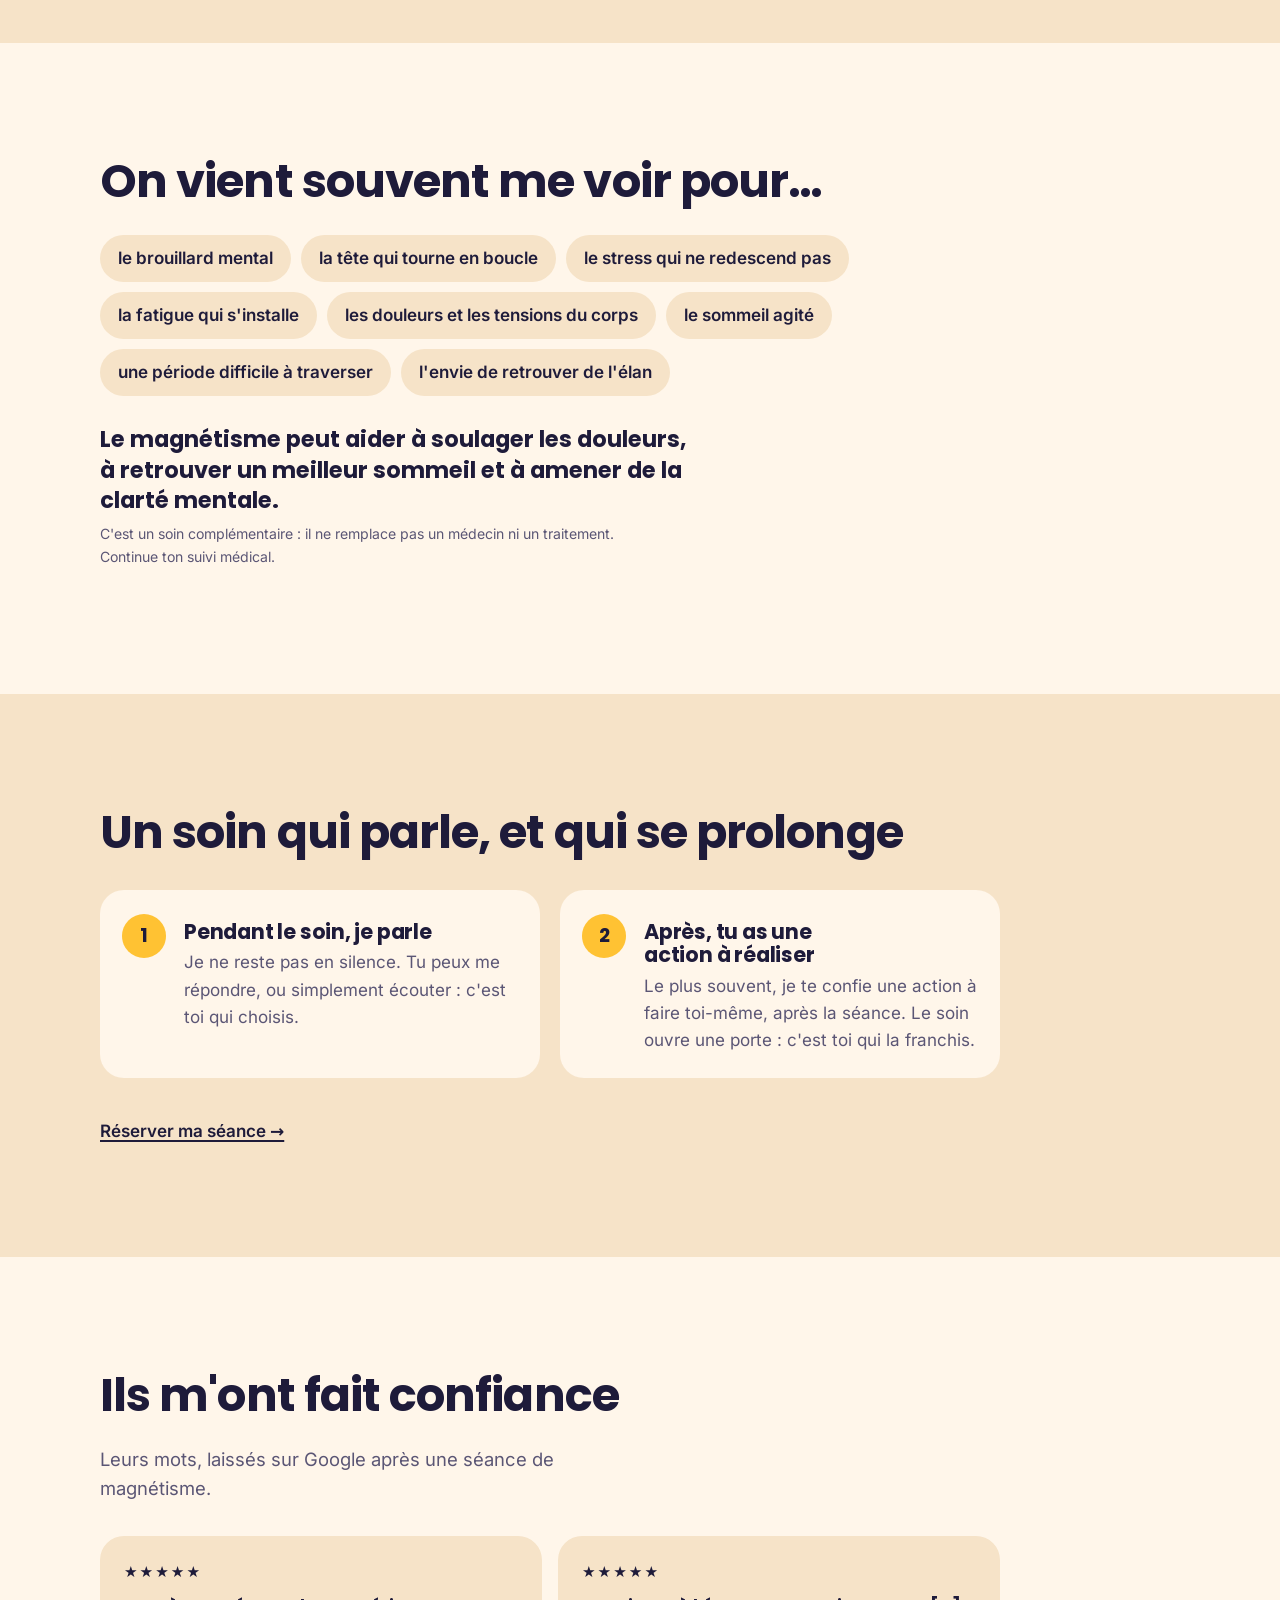
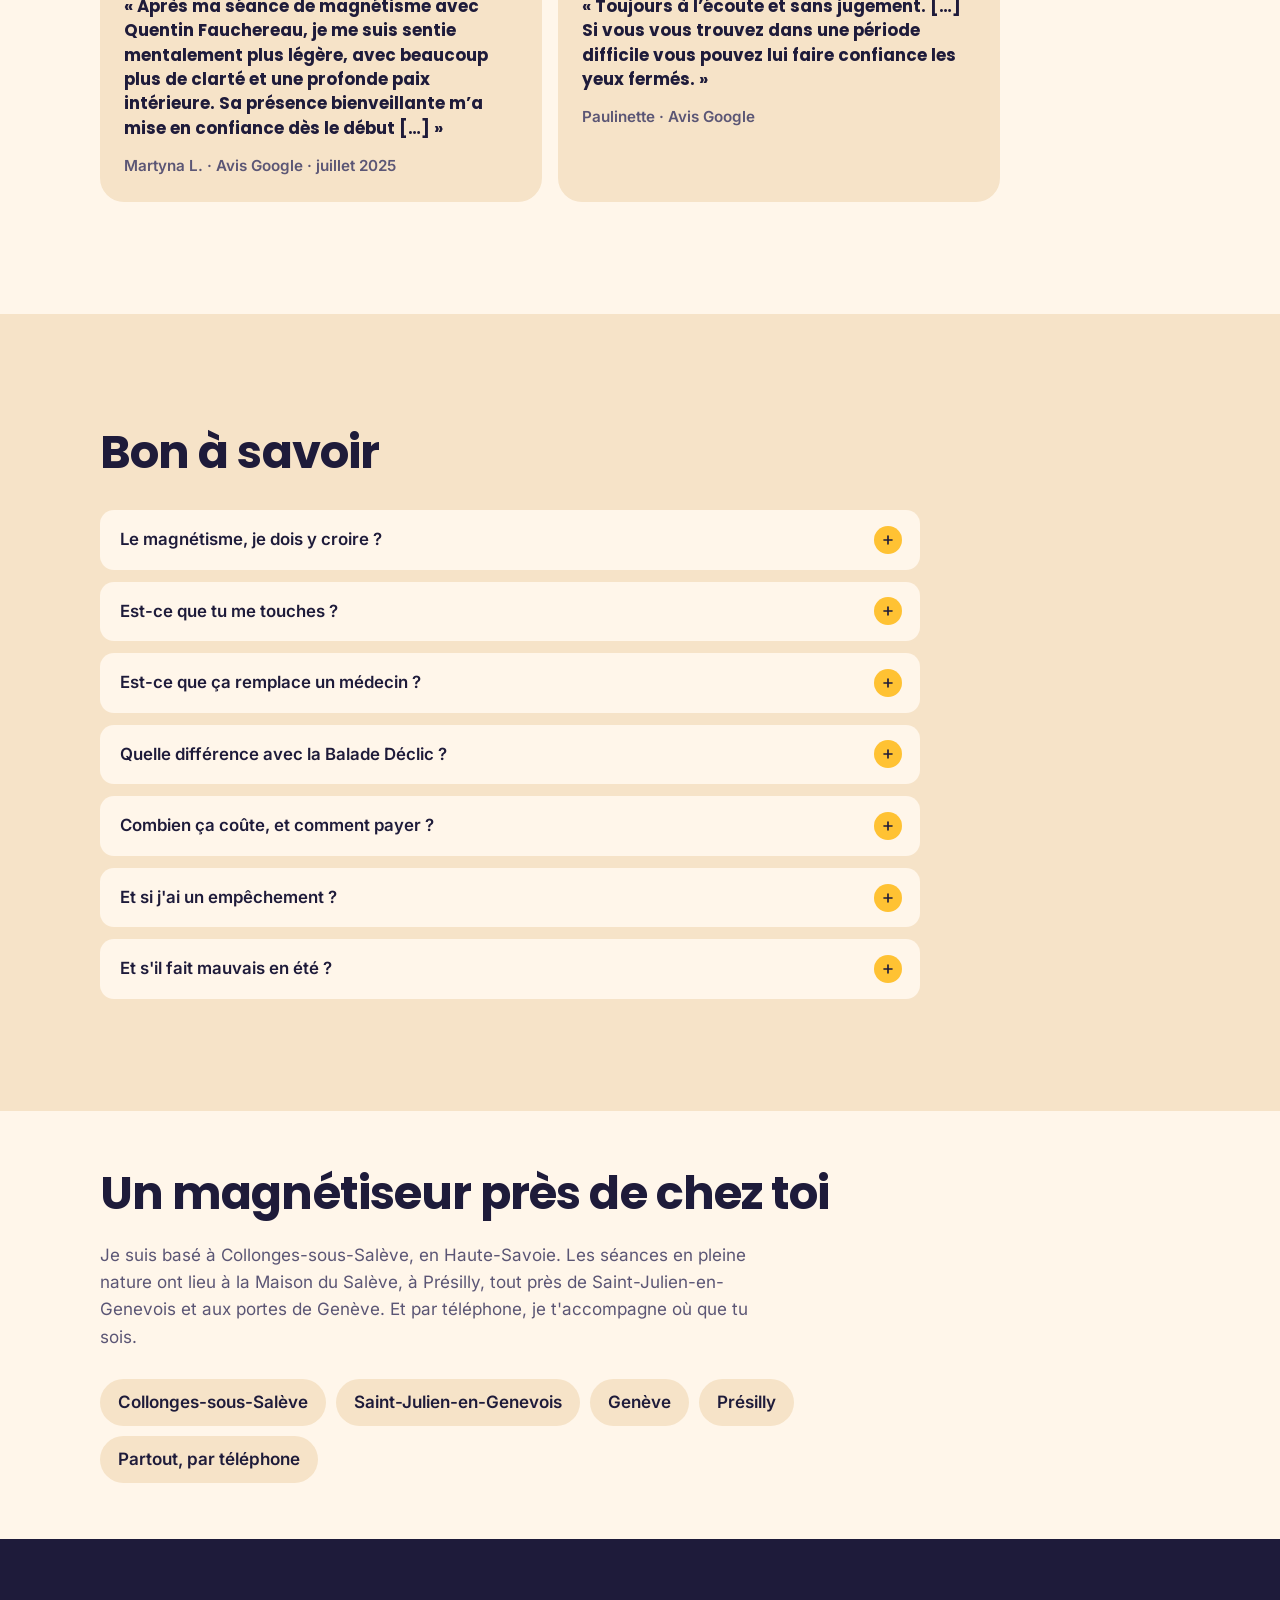
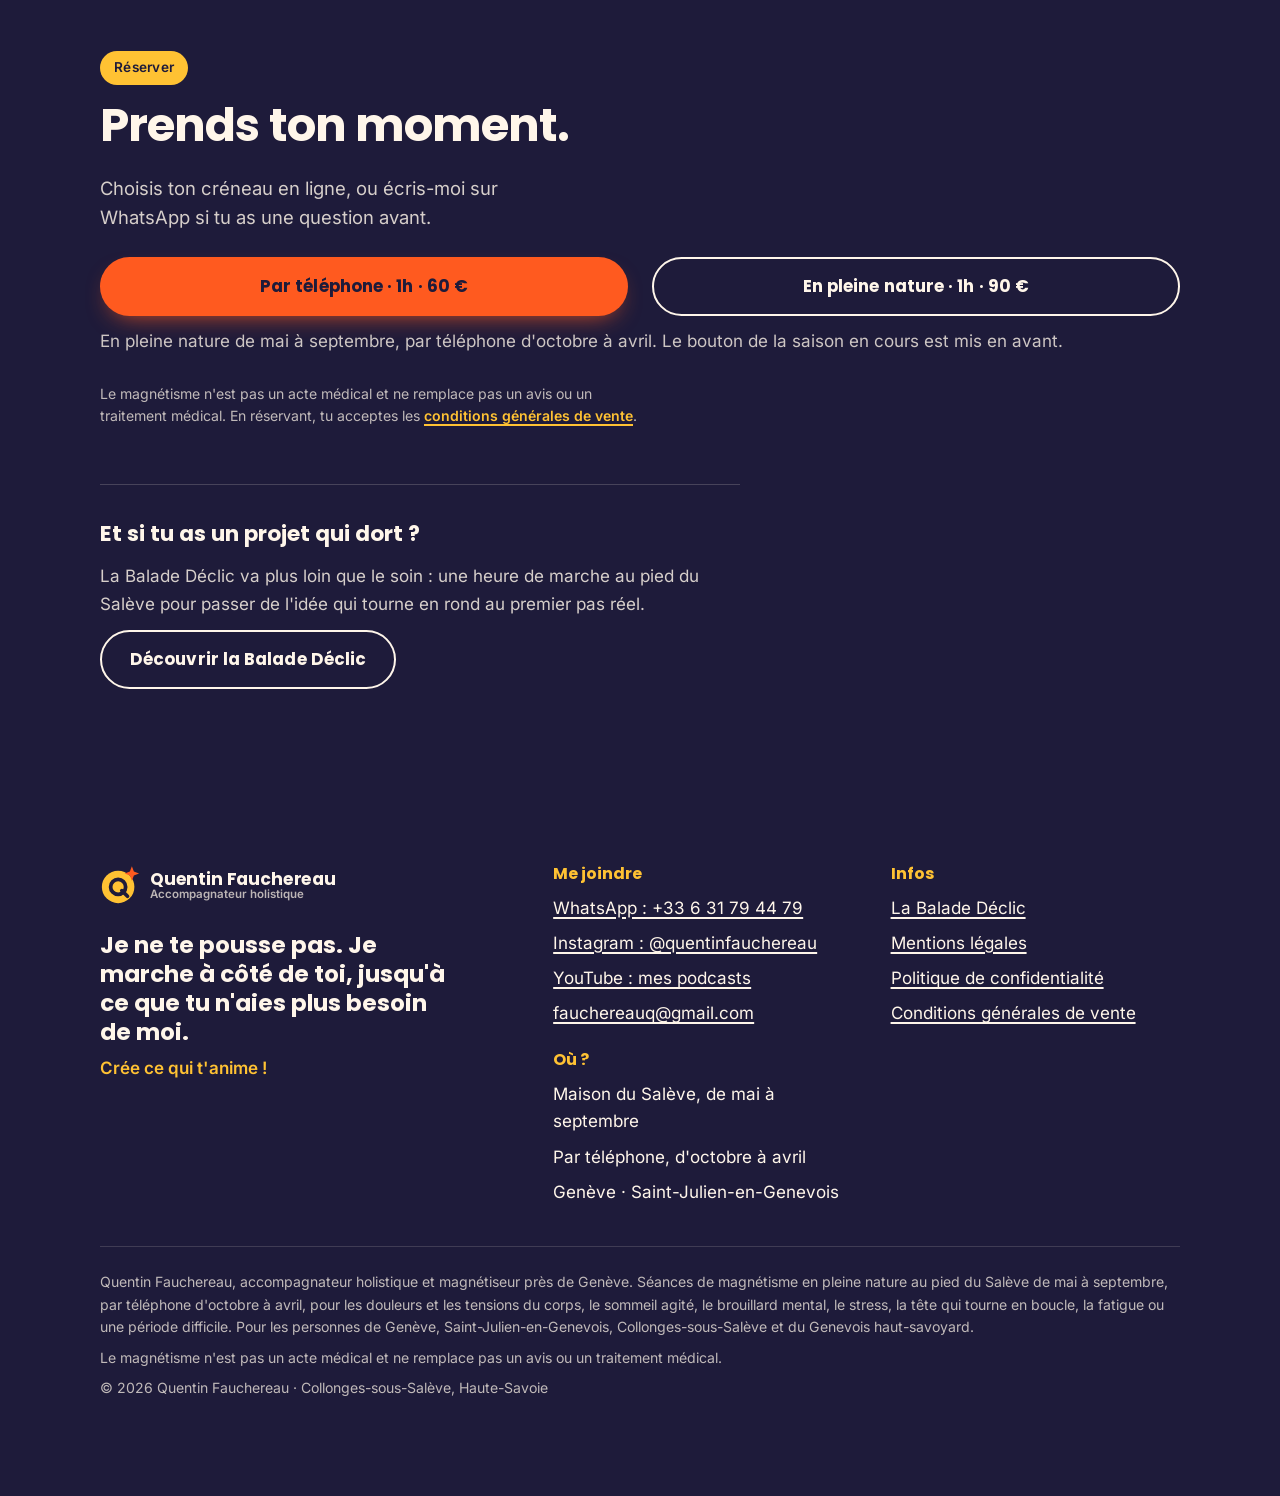
<file: magnetisme.html>
<!DOCTYPE html>
<html lang="fr">
<head>
  <meta charset="UTF-8">
  <meta name="viewport" content="width=device-width, initial-scale=1">


  <title>Magnétiseur Collonges-sous-Salève, Saint-Julien, Genève · Quentin Fauchereau</title>
  <meta name="description" content="Quentin Fauchereau, magnétiseur à Collonges-sous-Salève, près de Saint-Julien-en-Genevois et de Genève. Séance d'1h sans cabinet, en pleine nature ou par téléphone : douleurs, sommeil, stress.">
  <link rel="canonical" href="https://quentinfauchereau.com/magnetisme.html">
  <meta name="theme-color" content="#FFF6EA">
  <link rel="icon" href="assets/img/favicon.svg" type="image/svg+xml">
  <link rel="icon" type="image/png" sizes="96x96" href="assets/img/favicon-96.png">
  <link rel="apple-touch-icon" href="assets/img/apple-touch-icon.png">

  <meta property="og:type" content="website">
  <meta property="og:locale" content="fr_FR">
  <meta property="og:site_name" content="Quentin Fauchereau">
  <meta property="og:title" content="Magnétiseur, mais sans les quatre murs">
  <meta property="og:description" content="En pleine nature au pied du Salève l'été, à distance l'hiver. Près de Genève.">
  <meta property="og:url" content="https://quentinfauchereau.com/magnetisme.html">
  <meta property="og:image" content="https://quentinfauchereau.com/assets/img/og-image.png">
  <meta name="twitter:card" content="summary_large_image">

  <link rel="preload" href="assets/fonts/poppins-700.woff2" as="font" type="font/woff2" crossorigin>
  <link rel="preload" href="assets/fonts/inter-400.woff2" as="font" type="font/woff2" crossorigin>
  <link rel="stylesheet" href="assets/css/style.css?v=202611210909">

  <script type="application/ld+json">
  {
    "@context": "https://schema.org",
    "@graph": [
      {
        "@type": "Service",
        "name": "Séance de magnétisme",
        "serviceType": "Magnétisme",
        "provider": {
          "@type": "LocalBusiness",
          "@id": "https://quentinfauchereau.com/#entreprise",
          "name": "Quentin Fauchereau, accompagnateur holistique et magnétiseur",
          "telephone": "+33631794479",
          "address": { "@type": "PostalAddress", "addressLocality": "Collonges-sous-Salève", "postalCode": "74160", "addressRegion": "Haute-Savoie", "addressCountry": "FR" }
        },
        "areaServed": ["Genève", "Saint-Julien-en-Genevois", "Collonges-sous-Salève", "Présilly"],
        "description": "Séance de magnétisme d'1h sans cabinet : en pleine nature à la Maison du Salève (Présilly) de mai à septembre, à distance par téléphone d'octobre à avril. Pendant le soin, Quentin parle ; la personne répond si elle le souhaite. Une action à réaliser soi-même est souvent proposée ensuite. On vient notamment pour les douleurs et les tensions du corps, le sommeil agité, le brouillard mental, le stress, la tête qui tourne en boucle, la fatigue ou une période difficile. Le magnétisme peut aider à soulager les douleurs, à retrouver un meilleur sommeil et à amener de la clarté mentale. Un soin complémentaire, qui ne remplace pas un avis médical.",
        "offers": [
          { "@type": "Offer", "name": "Séance en pleine nature, 1h", "price": "90", "priceCurrency": "EUR" },
          { "@type": "Offer", "name": "Séance à distance par téléphone, 1h", "price": "60", "priceCurrency": "EUR" }
        ]
      },
      {
        "@type": "FAQPage",
        "mainEntity": [
          { "@type": "Question", "name": "Où se passe une séance de magnétisme ?", "acceptedAnswer": { "@type": "Answer", "text": "De mai à septembre, en pleine nature, sur une table de soin, à la Maison du Salève (775 route de Mikerne, 74160 Présilly), près de Genève : 1h, 90 €. D'octobre à avril, à distance, par téléphone : 1h, 60 €." } },
          { "@type": "Question", "name": "Pour quoi vient-on voir Quentin Fauchereau, magnétiseur ?", "acceptedAnswer": { "@type": "Answer", "text": "On vient souvent pour les douleurs et les tensions du corps, le sommeil agité, le brouillard mental, le stress, la tête qui tourne en boucle, la fatigue ou une période difficile, ou l'envie de retrouver de l'élan. Le magnétisme ne soigne pas une maladie et ne remplace pas un médecin." } },
          { "@type": "Question", "name": "Comment se passe une séance de magnétisme ?", "acceptedAnswer": { "@type": "Answer", "text": "Pendant le soin, Quentin parle : il ne reste pas en silence. La personne lui répond ou simplement écoute, elle choisit. Le plus souvent, il lui confie ensuite une action à réaliser elle-même." } },
          { "@type": "Question", "name": "Est-ce que le magnétiseur touche pendant la séance ?", "acceptedAnswer": { "@type": "Answer", "text": "En séance dehors, si la personne est d'accord, Quentin pose les mains par-dessus ses vêtements, ou il les garde juste au-dessus, sans toucher. La personne reste habillée et peut dire stop à tout moment." } },
          { "@type": "Question", "name": "Comment payer une séance de magnétisme ?", "acceptedAnswer": { "@type": "Answer", "text": "En espèces ou par virement." } },
          { "@type": "Question", "name": "Le magnétisme remplace-t-il un médecin ?", "acceptedAnswer": { "@type": "Answer", "text": "Non. Le magnétisme est un soin complémentaire : il ne remplace jamais un avis, un diagnostic ou un traitement médical." } },
          { "@type": "Question", "name": "Quelle différence avec la Balade Déclic ?", "acceptedAnswer": { "@type": "Answer", "text": "La séance de magnétisme est un soin : tu viens pour te poser et recevoir. La Balade Déclic est un accompagnement : tu viens pour passer à l'action sur un projet." } }
        ]
      }
    ]
  }
  </script>
</head>
<body>
  <a class="skip-link" href="#contenu">Aller au contenu</a>

  <div class="bandeau-haut">
    <div class="container bandeau-inner">
      <p>À seulement 15 min de Genève&nbsp;!</p>
      <ul class="reseaux" aria-label="Mes réseaux">
        <li><a href="https://www.instagram.com/quentinfauchereau/" target="_blank" rel="noopener" aria-label="Instagram de Quentin Fauchereau" title="Instagram"><svg viewBox="0 0 24 24" aria-hidden="true"><path fill="currentColor" d="M7.0301.084c-1.2768.0602-2.1487.264-2.911.5634-.7888.3075-1.4575.72-2.1228 1.3877-.6652.6677-1.075 1.3368-1.3802 2.127-.2954.7638-.4956 1.6365-.552 2.914-.0564 1.2775-.0689 1.6882-.0626 4.947.0062 3.2586.0206 3.6671.0825 4.9473.061 1.2765.264 2.1482.5635 2.9107.308.7889.72 1.4573 1.388 2.1228.6679.6655 1.3365 1.0743 2.1285 1.38.7632.295 1.6361.4961 2.9134.552 1.2773.056 1.6884.069 4.9462.0627 3.2578-.0062 3.668-.0207 4.9478-.0814 1.28-.0607 2.147-.2652 2.9098-.5633.7889-.3086 1.4578-.72 2.1228-1.3881.665-.6682 1.0745-1.3378 1.3795-2.1284.2957-.7632.4966-1.636.552-2.9124.056-1.2809.0692-1.6898.063-4.948-.0063-3.2583-.021-3.6668-.0817-4.9465-.0607-1.2797-.264-2.1487-.5633-2.9117-.3084-.7889-.72-1.4568-1.3876-2.1228C21.2982 1.33 20.628.9208 19.8378.6165 19.074.321 18.2017.1197 16.9244.0645 15.6471.0093 15.236-.005 11.977.0014 8.718.0076 8.31.0215 7.0301.0839m.1402 21.6932c-1.17-.0509-1.8053-.2453-2.2287-.408-.5606-.216-.96-.4771-1.3819-.895-.422-.4178-.6811-.8186-.9-1.378-.1644-.4234-.3624-1.058-.4171-2.228-.0595-1.2645-.072-1.6442-.079-4.848-.007-3.2037.0053-3.583.0607-4.848.05-1.169.2456-1.805.408-2.2282.216-.5613.4762-.96.895-1.3816.4188-.4217.8184-.6814 1.3783-.9003.423-.1651 1.0575-.3614 2.227-.4171 1.2655-.06 1.6447-.072 4.848-.079 3.2033-.007 3.5835.005 4.8495.0608 1.169.0508 1.8053.2445 2.228.408.5608.216.96.4754 1.3816.895.4217.4194.6816.8176.9005 1.3787.1653.4217.3617 1.056.4169 2.2263.0602 1.2655.0739 1.645.0796 4.848.0058 3.203-.0055 3.5834-.061 4.848-.051 1.17-.245 1.8055-.408 2.2294-.216.5604-.4763.96-.8954 1.3814-.419.4215-.8181.6811-1.3783.9-.4224.1649-1.0577.3617-2.2262.4174-1.2656.0595-1.6448.072-4.8493.079-3.2045.007-3.5825-.006-4.848-.0608M16.953 5.5864A1.44 1.44 0 1 0 18.39 4.144a1.44 1.44 0 0 0-1.437 1.4424M5.8385 12.012c.0067 3.4032 2.7706 6.1557 6.173 6.1493 3.4026-.0065 6.157-2.7701 6.1506-6.1733-.0065-3.4032-2.771-6.1565-6.174-6.1498-3.403.0067-6.156 2.771-6.1496 6.1738M8 12.0077a4 4 0 1 1 4.008 3.9921A3.9996 3.9996 0 0 1 8 12.0077"/></svg></a></li>
        <li><a href="https://www.youtube.com/@QuentinFauchereau" target="_blank" rel="noopener" aria-label="Chaîne YouTube de Quentin Fauchereau" title="YouTube"><svg viewBox="0 0 24 24" aria-hidden="true"><path fill="currentColor" d="M23.498 6.186a3.016 3.016 0 0 0-2.122-2.136C19.505 3.545 12 3.545 12 3.545s-7.505 0-9.377.505A3.017 3.017 0 0 0 .502 6.186C0 8.07 0 12 0 12s0 3.93.502 5.814a3.016 3.016 0 0 0 2.122 2.136c1.871.505 9.376.505 9.376.505s7.505 0 9.377-.505a3.015 3.015 0 0 0 2.122-2.136C24 15.93 24 12 24 12s0-3.93-.502-5.814zM9.545 15.568V8.432L15.818 12l-6.273 3.568z"/></svg></a></li>
      </ul>
    </div>
  </div>

  <header class="site-header" id="haut">
    <div class="container header-inner">
      <a class="logo" href="index.html" aria-label="Quentin Fauchereau, accueil">
        <svg viewBox="0 0 64 64" aria-hidden="true"><circle cx="29" cy="35" r="26" fill="#FFC233"/><circle cx="29" cy="35" r="12" fill="none" stroke="#1E1B3A" stroke-width="6"/><path d="M35 41 L44 50" stroke="#1E1B3A" stroke-width="6" stroke-linecap="round"/><path d="M51 2 L54.2 10.3 L62.5 13.5 L54.2 16.7 L51 25 L47.8 16.7 L39.5 13.5 L47.8 10.3 Z" fill="#FF5A1F"/></svg>
        <span class="logo-texte">Quentin Fauchereau<small>Crée ce qui t'anime !</small></span>
      </a>

      <nav class="nav-principale" aria-label="Navigation principale">
        <ul>
          <li><a href="index.html#balade">La balade</a></li>
          <li><a href="test.html">Le test</a></li>
          <li><a href="index.html#offres">Offres</a></li>
          <li><a href="magnetisme.html" aria-current="page">Magnétisme</a></li>
          <li><a href="index.html#qui">Qui je suis</a></li>
          <li><a href="index.html#faq">FAQ</a></li>
        </ul>
      </nav>

      <a class="btn btn--primary header-cta" href="#reserver-magnetisme" data-cta-entete>Je réserve</a>

      <button class="burger" type="button" aria-expanded="false" aria-controls="menu-mobile">
        <span></span><span class="visually-hidden">Menu</span>
      </button>
    </div>

    <nav class="menu-mobile" id="menu-mobile" aria-label="Navigation mobile" hidden>
      <ul>
        <li><a href="index.html#balade">La balade</a></li>
        <li><a href="test.html">Le test</a></li>
        <li><a href="index.html#offres">Offres</a></li>
        <li><a href="magnetisme.html" aria-current="page">Magnétisme</a></li>
        <li><a href="index.html#qui">Qui je suis</a></li>
        <li><a href="index.html#faq">FAQ</a></li>
      </ul>
    </nav>
  </header>

  <main id="contenu">

    <!-- ================= ACCUEIL MAGNÉTISME ================= -->
    <section class="hero fond-creme" aria-labelledby="titre-magnetisme">
      <div class="container hero-grid">
        <div>
          <p class="surtitre">Collonges-sous-Salève · Saint-Julien · Genève</p>
          <h1 id="titre-magnetisme">Magnétiseur, mais sans les <span class="surligne">quatre murs.</span></h1>
          <p class="hero-sous-titre">Un soin pour t'apaiser, relâcher ce qui serre et retrouver de l'élan. De mai à septembre, en pleine nature, sur une table de soin, à la Maison du Salève. D'octobre à avril, à distance, par téléphone.</p>
          <div class="hero-actions">
            <a class="btn btn--primary" href="#reserver-magnetisme">Je prends mon moment <span class="fleche" aria-hidden="true">→</span></a>
          </div>
          <ul class="reassurance" aria-label="En bref">
            <li>1h</li>
            <li>90&nbsp;€ ou CHF en pleine nature</li>
            <li>60&nbsp;€ ou CHF à distance</li>
            <li>sans cabinet</li>
            <li>plus de 50 séances</li>
          </ul>
        </div>

      </div>
    </section>

    <!-- ================= DEUX SAISONS ================= -->
    <section class="section fond-sable" aria-labelledby="titre-saisons">
      <div class="container">
        <h2 id="titre-saisons">Deux saisons, deux façons de recevoir le soin</h2>
        <div class="formats">
          <article class="carte format">
            <div class="carte-icone" aria-hidden="true">
              <svg viewBox="0 0 24 24" fill="none" stroke="#1E1B3A" stroke-width="2" stroke-linecap="round"><circle cx="12" cy="12" r="4.5"/><path d="M12 2v2.5M12 19.5V22M2 12h2.5M19.5 12H22M4.9 4.9l1.8 1.8M17.3 17.3l1.8 1.8M4.9 19.1l1.8-1.8M17.3 6.7l1.8-1.8"/></svg>
            </div>
            <p class="format-saison">De mai à septembre</p>
            <h3>En pleine nature</h3>
            <p>Tu t'allonges sur une table de soin, dehors, à la Maison du Salève. L'air, les arbres, le silence&nbsp;: le cadre fait déjà la moitié du travail.</p>
            <p class="format-prix">1h · 90&nbsp;€</p>
            <p class="format-detail">Maison du Salève, 775 route de Mikerne, 74160 Présilly. Parking une centaine de mètres avant le bâtiment.</p>
          </article>
          <article class="carte format">
            <div class="carte-icone" aria-hidden="true">
              <svg viewBox="0 0 24 24" fill="none" stroke="#1E1B3A" stroke-width="2" stroke-linecap="round" stroke-linejoin="round"><path d="M20 14.5A8 8 0 1 1 9.5 4a6.5 6.5 0 0 0 10.5 10.5z"/></svg>
            </div>
            <p class="format-saison">D'octobre à avril</p>
            <h3>À distance</h3>
            <p>Tu restes chez toi, au calme. Je t'appelle, et on reste au téléphone pendant tout le soin. Pas besoin de te déplacer, ni d'affronter le froid.</p>
            <p class="format-prix">1h · 60&nbsp;€</p>
          </article>
        </div>
        <div class="section-fin">
          <a class="lien-geste" href="#reserver-magnetisme">Réserver ma séance <span aria-hidden="true">→</span></a>
        </div>
      </div>
    </section>

    <!-- ================= POUR QUOI ON VIENT ================= -->
    <section class="section fond-creme" aria-labelledby="titre-pourquoi">
      <div class="container">
        <h2 id="titre-pourquoi">On vient souvent me voir pour…</h2>
        <ul class="pastilles">
          <li>le brouillard mental</li>
          <li>la tête qui tourne en boucle</li>
          <li>le stress qui ne redescend pas</li>
          <li>la fatigue qui s'installe</li>
          <li>les douleurs et les tensions du corps</li>
          <li>le sommeil agité</li>
          <li>une période difficile à traverser</li>
          <li>l'envie de retrouver de l'élan</li>
        </ul>
        <p class="pourquoi-apport">Le magnétisme peut aider à soulager les douleurs, à retrouver un meilleur sommeil et à amener de la clarté mentale.</p>
        <p class="mention-sante">C'est un soin complémentaire&nbsp;: il ne remplace pas un médecin ni un traitement. Continue ton suivi médical.</p>
      </div>
    </section>

    <!-- ================= DÉROULÉ ================= -->
    <section class="section fond-sable" aria-labelledby="titre-deroule">
      <div class="container">
        <h2 id="titre-deroule">Un soin qui parle, et qui se prolonge</h2>
        <ol class="deroule">
          <li>
            <span class="deroule-num" aria-hidden="true">1</span>
            <div>
              <h3>Pendant le soin, je parle</h3>
              <p>Je ne reste pas en silence. Tu peux me répondre, ou simplement écouter&nbsp;: c'est toi qui choisis.</p>
            </div>
          </li>
          <li>
            <span class="deroule-num" aria-hidden="true">2</span>
            <div>
              <h3>Après, tu as une action à réaliser</h3>
              <p>Le plus souvent, je te confie une action à faire toi-même, après la séance. Le soin ouvre une porte&nbsp;: c'est toi qui la franchis.</p>
            </div>
          </li>
        </ol>
        <div class="section-fin">
          <a class="lien-geste" href="#reserver-magnetisme">Réserver ma séance <span aria-hidden="true">→</span></a>
        </div>
      </div>
    </section>

    <!-- ================= AVIS ================= -->
    <section class="section fond-creme" aria-labelledby="titre-avis-magnetisme">
      <div class="container">
        <h2 id="titre-avis-magnetisme">Ils m'ont fait confiance</h2>
        <p class="intro">Leurs mots, laissés sur Google après une séance de magnétisme.</p>
        <div class="temoignages temoignages--2">
          <figure class="temoignage temoignage--reel">
            <p class="temoignage-note"><span aria-hidden="true">★★★★★</span><span class="visually-hidden">5 sur 5</span></p>
            <blockquote>«&nbsp;Après ma séance de magnétisme avec Quentin Fauchereau, je me suis sentie mentalement plus légère, avec beaucoup plus de clarté et une profonde paix intérieure. Sa présence bienveillante m’a mise en confiance dès le début […]&nbsp;»</blockquote>
            <figcaption>Martyna L. · Avis Google · juillet 2025</figcaption>
          </figure>
          <figure class="temoignage temoignage--reel">
            <p class="temoignage-note"><span aria-hidden="true">★★★★★</span><span class="visually-hidden">5 sur 5</span></p>
            <blockquote>«&nbsp;Toujours à l’écoute et sans jugement. […] Si vous vous trouvez dans une période difficile vous pouvez lui faire confiance les yeux fermés.&nbsp;»</blockquote>
            <figcaption>Paulinette · Avis Google</figcaption>
          </figure>
        </div>
      </div>
    </section>

    <!-- ================= BON À SAVOIR ================= -->
    <section class="section fond-sable" aria-labelledby="titre-savoir">
      <div class="container">
        <h2 id="titre-savoir">Bon à savoir</h2>
        <div class="faq">
          <details>
            <summary>Le magnétisme, je dois y croire&nbsp;?</summary>
            <div class="reponse"><p>Non. Je suis moi-même plutôt cartésien. Tu ressens ce que tu ressens, sans obligation. Viens avec ta curiosité, c'est suffisant.</p></div>
          </details>
          <details>
            <summary>Est-ce que tu me touches&nbsp;?</summary>
            <div class="reponse"><p>En séance dehors, si tu es d'accord, je pose les mains par-dessus tes vêtements, ou je les garde juste au-dessus, sans te toucher. Tu restes habillé, et tu peux me dire stop à tout moment.</p></div>
          </details>
          <details>
            <summary>Est-ce que ça remplace un médecin&nbsp;?</summary>
            <div class="reponse"><p>Non. Le magnétisme est un soin complémentaire&nbsp;: il ne remplace jamais un avis, un diagnostic ou un traitement médical. Continue tes traitements, et parles-en à ton médecin.</p></div>
          </details>
          <details>
            <summary>Quelle différence avec la Balade Déclic&nbsp;?</summary>
            <div class="reponse"><p>La séance de magnétisme est un soin&nbsp;: tu viens pour te poser et recevoir. La Balade Déclic est un accompagnement&nbsp;: tu viens pour passer à l'action sur un projet. Le magnétisme fait partie de la balade, mais la balade va plus loin.</p></div>
          </details>
          <details>
            <summary>Combien ça coûte, et comment payer&nbsp;?</summary>
            <div class="reponse"><p>Une séance dure 1h. En pleine nature, à la Maison du Salève&nbsp;: 90&nbsp;€. À distance, par téléphone&nbsp;: 60&nbsp;€.</p><p>En espèces ou par virement, en euros ou en francs suisses.</p></div>
          </details>
          <details>
            <summary>Et si j'ai un empêchement&nbsp;?</summary>
            <div class="reponse"><p>Tu peux annuler ou reporter gratuitement jusqu'à 48&nbsp;h avant. Passé ce délai, la séance est due.</p></div>
          </details>
          <details>
            <summary>Et s'il fait mauvais en été&nbsp;?</summary>
            <div class="reponse"><p>On a trois options, et on choisit ensemble&nbsp;: reporter la séance, la faire à distance par téléphone, ou se retrouver dans un lieu à l'abri, choisi à l'avance.</p></div>
          </details>
        </div>
      </div>
    </section>

    <!-- ================= PRÈS DE CHEZ TOI ================= -->
    <section class="section section--fine fond-creme" aria-labelledby="titre-zone">
      <div class="container">
        <h2 id="titre-zone">Un magnétiseur près de chez toi</h2>
        <p class="zone-texte">Je suis basé à Collonges-sous-Salève, en Haute-Savoie. Les séances en pleine nature ont lieu à la Maison du Salève, à Présilly, tout près de Saint-Julien-en-Genevois et aux portes de Genève. Et par téléphone, je t'accompagne où que tu sois.</p>
        <ul class="pastilles">
          <li>Collonges-sous-Salève</li>
          <li>Saint-Julien-en-Genevois</li>
          <li>Genève</li>
          <li>Présilly</li>
          <li>Partout, par téléphone</li>
        </ul>
      </div>
    </section>

    <!-- ================= RÉSERVER ================= -->
    <section class="section fond-nuit" id="reserver-magnetisme" aria-labelledby="titre-reserver-magnetisme">
      <div class="container">
        <div class="reserver-entete">
          <p class="surtitre">Réserver</p>
          <h2 id="titre-reserver-magnetisme">Prends ton moment.</h2>
          <p class="intro">Choisis ton créneau en ligne, ou écris-moi sur WhatsApp si tu as une question avant.</p>
        </div>
        <div class="section-fin choix-saison" style="margin-top:24px">
          <a class="btn btn--primary" href="https://wa.me/33631794479" data-cal="magnetismeNature" data-saison="ete">En pleine nature · 1h · 90&nbsp;€</a>
          <a class="btn btn--ghost" href="https://wa.me/33631794479" data-cal="magnetismeDistance" data-saison="hiver">Par téléphone · 1h · 60&nbsp;€</a>
        </div>
        <p class="gris" style="margin:12px 0 0">En pleine nature de mai à septembre, par téléphone d'octobre à avril. Le bouton de la saison en cours est mis en avant.</p>
        <p class="mention-sante" style="margin-top:28px">Le magnétisme n'est pas un acte médical et ne remplace pas un avis ou un traitement médical. En réservant, tu acceptes les <a class="lien-geste" href="cgv.html">conditions générales de vente</a>.</p>

        <div class="pont">
          <p class="pont-titre">Et si tu as un projet qui dort&nbsp;?</p>
          <p>La Balade Déclic va plus loin que le soin&nbsp;: une heure de marche au pied du Salève pour passer de l'idée qui tourne en rond au premier pas réel.</p>
          <a class="btn btn--ghost" href="index.html">Découvrir la Balade Déclic</a>
        </div>
      </div>
    </section>
  </main>

  <footer class="site-footer">
    <div class="container">
      <div class="footer-grid">
        <div>
          <a class="logo" href="index.html" aria-label="Quentin Fauchereau, accueil">
            <svg viewBox="0 0 64 64" aria-hidden="true"><circle cx="29" cy="35" r="26" fill="#FFC233"/><circle cx="29" cy="35" r="12" fill="none" stroke="#1E1B3A" stroke-width="6"/><path d="M35 41 L44 50" stroke="#1E1B3A" stroke-width="6" stroke-linecap="round"/><path d="M51 2 L54.2 10.3 L62.5 13.5 L54.2 16.7 L51 25 L47.8 16.7 L39.5 13.5 L47.8 10.3 Z" fill="#FF5A1F"/></svg>
            <span class="logo-texte">Quentin Fauchereau<small>Accompagnateur holistique</small></span>
          </a>
          <p class="footer-signature">Je ne te pousse pas. Je marche à côté de toi, jusqu'à ce que tu n'aies plus besoin de moi.</p>
          <p>Crée ce qui t'anime&nbsp;!</p>
        </div>
        <div>
          <h2>Me joindre</h2>
          <ul>
            <li><a href="https://wa.me/33631794479" target="_blank" rel="noopener">WhatsApp&nbsp;: +33 6 31 79 44 79</a></li>
            <li><a href="https://www.instagram.com/quentinfauchereau/" target="_blank" rel="noopener">Instagram&nbsp;: @quentinfauchereau</a></li>
            <li><a href="https://www.youtube.com/@QuentinFauchereau" target="_blank" rel="noopener">YouTube&nbsp;: mes podcasts</a></li>
            <li><a href="mailto:fauchereauq@gmail.com">fauchereauq@gmail.com</a></li>
          </ul>
          <h2 style="margin-top:24px">Où&nbsp;?</h2>
          <ul>
            <li>Maison du Salève, de mai à septembre</li>
            <li>Par téléphone, d'octobre à avril</li>
            <li>Genève · Saint-Julien-en-Genevois</li>
          </ul>
        </div>
        <div>
          <h2>Infos</h2>
          <ul>
            <li><a href="index.html">La Balade Déclic</a></li>
            <li><a href="mentions-legales.html">Mentions légales</a></li>
            <li><a href="confidentialite.html">Politique de confidentialité</a></li>
            <li><a href="cgv.html">Conditions générales de vente</a></li>
          </ul>
        </div>
      </div>
      <div class="footer-bas">
        <p style="margin:0">Quentin Fauchereau, accompagnateur holistique et magnétiseur près de Genève. Séances de magnétisme en pleine nature au pied du Salève de mai à septembre, par téléphone d'octobre à avril, pour les douleurs et les tensions du corps, le sommeil agité, le brouillard mental, le stress, la tête qui tourne en boucle, la fatigue ou une période difficile. Pour les personnes de Genève, Saint-Julien-en-Genevois, Collonges-sous-Salève et du Genevois haut-savoyard.</p>
        <p style="margin:0">Le magnétisme n'est pas un acte médical et ne remplace pas un avis ou un traitement médical.</p>
        <p style="margin:0">© 2026 Quentin Fauchereau · Collonges-sous-Salève, Haute-Savoie</p>
      </div>
    </div>
  </footer>

  <script src="assets/js/config.js?v=202611210909"></script>
  <script src="assets/js/main.js?v=202611210909" defer></script>
  <!-- Bouton WhatsApp flottant -->
  <a class="whatsapp-flottant" href="https://wa.me/33631794479?text=Bonjour%20Quentin%20!" target="_blank" rel="noopener" aria-label="Écrire à Quentin sur WhatsApp" title="Écrire sur WhatsApp">
    <svg viewBox="0 0 24 24" aria-hidden="true"><path fill="currentColor" d="M17.472 14.382c-.297-.149-1.758-.867-2.03-.967-.273-.099-.471-.148-.67.15-.197.297-.767.966-.94 1.164-.173.199-.347.223-.644.075-.297-.15-1.255-.463-2.39-1.475-.883-.788-1.48-1.761-1.653-2.059-.173-.297-.018-.458.13-.606.134-.133.298-.347.446-.52.149-.174.198-.298.298-.497.099-.198.05-.371-.025-.52-.075-.149-.669-1.612-.916-2.207-.242-.579-.487-.5-.669-.51-.173-.008-.371-.01-.57-.01-.198 0-.52.074-.792.372-.272.297-1.04 1.016-1.04 2.479 0 1.462 1.065 2.875 1.213 3.074.149.198 2.096 3.2 5.077 4.487.709.306 1.262.489 1.694.625.712.227 1.36.195 1.871.118.571-.085 1.758-.719 2.006-1.413.248-.694.248-1.289.173-1.413-.074-.124-.272-.198-.57-.347m-5.421 7.403h-.004a9.87 9.87 0 01-5.031-1.378l-.361-.214-3.741.982.998-3.648-.235-.374a9.86 9.86 0 01-1.51-5.26c.001-5.45 4.436-9.884 9.888-9.884 2.64 0 5.122 1.03 6.988 2.898a9.825 9.825 0 012.893 6.994c-.003 5.45-4.437 9.884-9.885 9.884m8.413-18.297A11.815 11.815 0 0012.05 0C5.495 0 .16 5.335.157 11.892c0 2.096.547 4.142 1.588 5.945L.057 24l6.305-1.654a11.882 11.882 0 005.683 1.448h.005c6.554 0 11.89-5.335 11.893-11.893a11.821 11.821 0 00-3.48-8.413Z"/></svg>
  </a>
</body>
</html>
</file>
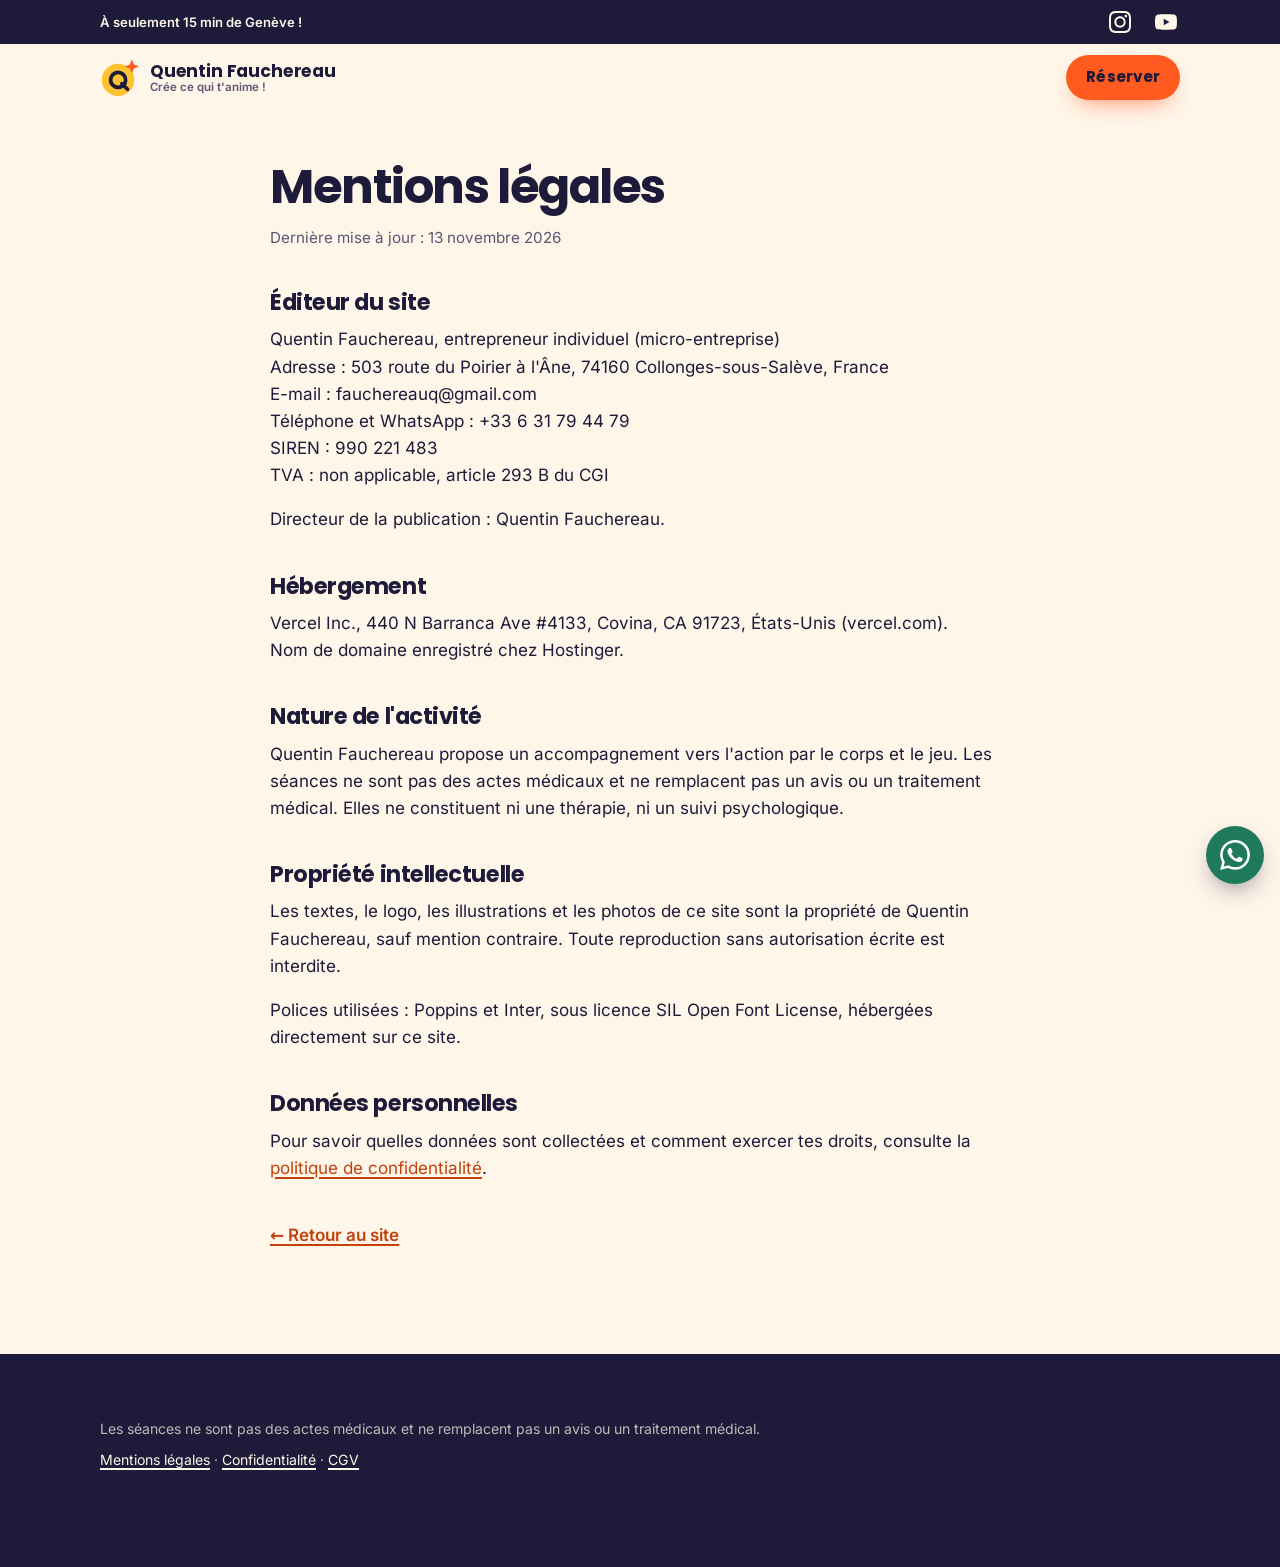
<file: mentions-legales.html>
<!DOCTYPE html>
<html lang="fr">
<head>
  <meta charset="UTF-8">
  <meta name="viewport" content="width=device-width, initial-scale=1">
  <title>Mentions légales · Quentin Fauchereau</title>
  <meta name="description" content="Mentions légales du site de Quentin Fauchereau, accompagnant à Collonges-sous-Salève.">
  <link rel="canonical" href="https://quentinfauchereau.com/mentions-legales.html">
  <link rel="icon" href="assets/img/favicon.svg" type="image/svg+xml">
  <link rel="apple-touch-icon" href="assets/img/apple-touch-icon.png">
  <link rel="stylesheet" href="assets/css/style.css?v=202611210909">
</head>
<body>
  <div class="bandeau-haut">
    <div class="container bandeau-inner">
      <p>À seulement 15 min de Genève&nbsp;!</p>
      <ul class="reseaux" aria-label="Mes réseaux">
        <li><a href="https://www.instagram.com/quentinfauchereau/" target="_blank" rel="noopener" aria-label="Instagram de Quentin Fauchereau" title="Instagram"><svg viewBox="0 0 24 24" aria-hidden="true"><path fill="currentColor" d="M7.0301.084c-1.2768.0602-2.1487.264-2.911.5634-.7888.3075-1.4575.72-2.1228 1.3877-.6652.6677-1.075 1.3368-1.3802 2.127-.2954.7638-.4956 1.6365-.552 2.914-.0564 1.2775-.0689 1.6882-.0626 4.947.0062 3.2586.0206 3.6671.0825 4.9473.061 1.2765.264 2.1482.5635 2.9107.308.7889.72 1.4573 1.388 2.1228.6679.6655 1.3365 1.0743 2.1285 1.38.7632.295 1.6361.4961 2.9134.552 1.2773.056 1.6884.069 4.9462.0627 3.2578-.0062 3.668-.0207 4.9478-.0814 1.28-.0607 2.147-.2652 2.9098-.5633.7889-.3086 1.4578-.72 2.1228-1.3881.665-.6682 1.0745-1.3378 1.3795-2.1284.2957-.7632.4966-1.636.552-2.9124.056-1.2809.0692-1.6898.063-4.948-.0063-3.2583-.021-3.6668-.0817-4.9465-.0607-1.2797-.264-2.1487-.5633-2.9117-.3084-.7889-.72-1.4568-1.3876-2.1228C21.2982 1.33 20.628.9208 19.8378.6165 19.074.321 18.2017.1197 16.9244.0645 15.6471.0093 15.236-.005 11.977.0014 8.718.0076 8.31.0215 7.0301.0839m.1402 21.6932c-1.17-.0509-1.8053-.2453-2.2287-.408-.5606-.216-.96-.4771-1.3819-.895-.422-.4178-.6811-.8186-.9-1.378-.1644-.4234-.3624-1.058-.4171-2.228-.0595-1.2645-.072-1.6442-.079-4.848-.007-3.2037.0053-3.583.0607-4.848.05-1.169.2456-1.805.408-2.2282.216-.5613.4762-.96.895-1.3816.4188-.4217.8184-.6814 1.3783-.9003.423-.1651 1.0575-.3614 2.227-.4171 1.2655-.06 1.6447-.072 4.848-.079 3.2033-.007 3.5835.005 4.8495.0608 1.169.0508 1.8053.2445 2.228.408.5608.216.96.4754 1.3816.895.4217.4194.6816.8176.9005 1.3787.1653.4217.3617 1.056.4169 2.2263.0602 1.2655.0739 1.645.0796 4.848.0058 3.203-.0055 3.5834-.061 4.848-.051 1.17-.245 1.8055-.408 2.2294-.216.5604-.4763.96-.8954 1.3814-.419.4215-.8181.6811-1.3783.9-.4224.1649-1.0577.3617-2.2262.4174-1.2656.0595-1.6448.072-4.8493.079-3.2045.007-3.5825-.006-4.848-.0608M16.953 5.5864A1.44 1.44 0 1 0 18.39 4.144a1.44 1.44 0 0 0-1.437 1.4424M5.8385 12.012c.0067 3.4032 2.7706 6.1557 6.173 6.1493 3.4026-.0065 6.157-2.7701 6.1506-6.1733-.0065-3.4032-2.771-6.1565-6.174-6.1498-3.403.0067-6.156 2.771-6.1496 6.1738M8 12.0077a4 4 0 1 1 4.008 3.9921A3.9996 3.9996 0 0 1 8 12.0077"/></svg></a></li>
        <li><a href="https://www.youtube.com/@QuentinFauchereau" target="_blank" rel="noopener" aria-label="Chaîne YouTube de Quentin Fauchereau" title="YouTube"><svg viewBox="0 0 24 24" aria-hidden="true"><path fill="currentColor" d="M23.498 6.186a3.016 3.016 0 0 0-2.122-2.136C19.505 3.545 12 3.545 12 3.545s-7.505 0-9.377.505A3.017 3.017 0 0 0 .502 6.186C0 8.07 0 12 0 12s0 3.93.502 5.814a3.016 3.016 0 0 0 2.122 2.136c1.871.505 9.376.505 9.376.505s7.505 0 9.377-.505a3.015 3.015 0 0 0 2.122-2.136C24 15.93 24 12 24 12s0-3.93-.502-5.814zM9.545 15.568V8.432L15.818 12l-6.273 3.568z"/></svg></a></li>
      </ul>
    </div>
  </div>

  <header class="site-header">
    <div class="container header-inner">
      <a class="logo" href="index.html" aria-label="Quentin Fauchereau, accueil">
        <svg viewBox="0 0 64 64" aria-hidden="true"><circle cx="29" cy="35" r="26" fill="#FFC233"/><circle cx="29" cy="35" r="12" fill="none" stroke="#1E1B3A" stroke-width="6"/><path d="M35 41 L44 50" stroke="#1E1B3A" stroke-width="6" stroke-linecap="round"/><path d="M51 2 L54.2 10.3 L62.5 13.5 L54.2 16.7 L51 25 L47.8 16.7 L39.5 13.5 L47.8 10.3 Z" fill="#FF5A1F"/></svg>
        <span class="logo-texte">Quentin Fauchereau<small>Crée ce qui t'anime !</small></span>
      </a>
      <a class="btn btn--primary header-cta" href="index.html#reserver">Réserver</a>
    </div>
  </header>

  <main class="page-simple">
    <div class="container">
      <h1>Mentions légales</h1>
      <p class="maj">Dernière mise à jour : 13 novembre 2026</p>

      <h2>Éditeur du site</h2>
      <p>
        Quentin Fauchereau, entrepreneur individuel (micro-entreprise)<br>
        Adresse : 503 route du Poirier à l'Âne, 74160 Collonges-sous-Salève, France<br>
        E-mail : fauchereauq@gmail.com<br>
        Téléphone et WhatsApp : +33 6 31 79 44 79<br>
        SIREN : 990 221 483<br>
        TVA : non applicable, article 293 B du CGI
      </p>
      <p>Directeur de la publication : Quentin Fauchereau.</p>

      <h2>Hébergement</h2>
      <p>Vercel Inc., 440 N Barranca Ave #4133, Covina, CA 91723, États-Unis (vercel.com).<br>Nom de domaine enregistré chez Hostinger.</p>

      <h2>Nature de l'activité</h2>
      <p>Quentin Fauchereau propose un accompagnement vers l'action par le corps et le jeu. Les séances ne sont pas des actes médicaux et ne remplacent pas un avis ou un traitement médical. Elles ne constituent ni une thérapie, ni un suivi psychologique.</p>

      <h2>Propriété intellectuelle</h2>
      <p>Les textes, le logo, les illustrations et les photos de ce site sont la propriété de Quentin Fauchereau, sauf mention contraire. Toute reproduction sans autorisation écrite est interdite.</p>
      <p>Polices utilisées : Poppins et Inter, sous licence SIL Open Font License, hébergées directement sur ce site.</p>

      <h2>Données personnelles</h2>
      <p>Pour savoir quelles données sont collectées et comment exercer tes droits, consulte la <a href="confidentialite.html">politique de confidentialité</a>.</p>

      <p style="margin-top:40px"><a class="lien-geste" href="index.html">← Retour au site</a></p>
    </div>
  </main>

  <footer class="site-footer">
    <div class="container">
      <div class="footer-bas" style="margin-top:0;border-top:0;padding-top:0">
        <p style="margin:0">Les séances ne sont pas des actes médicaux et ne remplacent pas un avis ou un traitement médical.</p>
        <p style="margin:0"><a href="mentions-legales.html">Mentions légales</a> · <a href="confidentialite.html">Confidentialité</a> · <a href="cgv.html">CGV</a></p>
      </div>
    </div>
  </footer>
  <!-- Bouton WhatsApp flottant -->
  <a class="whatsapp-flottant" href="https://wa.me/33631794479?text=Bonjour%20Quentin%20!" target="_blank" rel="noopener" aria-label="Écrire à Quentin sur WhatsApp" title="Écrire sur WhatsApp">
    <svg viewBox="0 0 24 24" aria-hidden="true"><path fill="currentColor" d="M17.472 14.382c-.297-.149-1.758-.867-2.03-.967-.273-.099-.471-.148-.67.15-.197.297-.767.966-.94 1.164-.173.199-.347.223-.644.075-.297-.15-1.255-.463-2.39-1.475-.883-.788-1.48-1.761-1.653-2.059-.173-.297-.018-.458.13-.606.134-.133.298-.347.446-.52.149-.174.198-.298.298-.497.099-.198.05-.371-.025-.52-.075-.149-.669-1.612-.916-2.207-.242-.579-.487-.5-.669-.51-.173-.008-.371-.01-.57-.01-.198 0-.52.074-.792.372-.272.297-1.04 1.016-1.04 2.479 0 1.462 1.065 2.875 1.213 3.074.149.198 2.096 3.2 5.077 4.487.709.306 1.262.489 1.694.625.712.227 1.36.195 1.871.118.571-.085 1.758-.719 2.006-1.413.248-.694.248-1.289.173-1.413-.074-.124-.272-.198-.57-.347m-5.421 7.403h-.004a9.87 9.87 0 01-5.031-1.378l-.361-.214-3.741.982.998-3.648-.235-.374a9.86 9.86 0 01-1.51-5.26c.001-5.45 4.436-9.884 9.888-9.884 2.64 0 5.122 1.03 6.988 2.898a9.825 9.825 0 012.893 6.994c-.003 5.45-4.437 9.884-9.885 9.884m8.413-18.297A11.815 11.815 0 0012.05 0C5.495 0 .16 5.335.157 11.892c0 2.096.547 4.142 1.588 5.945L.057 24l6.305-1.654a11.882 11.882 0 005.683 1.448h.005c6.554 0 11.89-5.335 11.893-11.893a11.821 11.821 0 00-3.48-8.413Z"/></svg>
  </a>
</body>
</html>
</file>
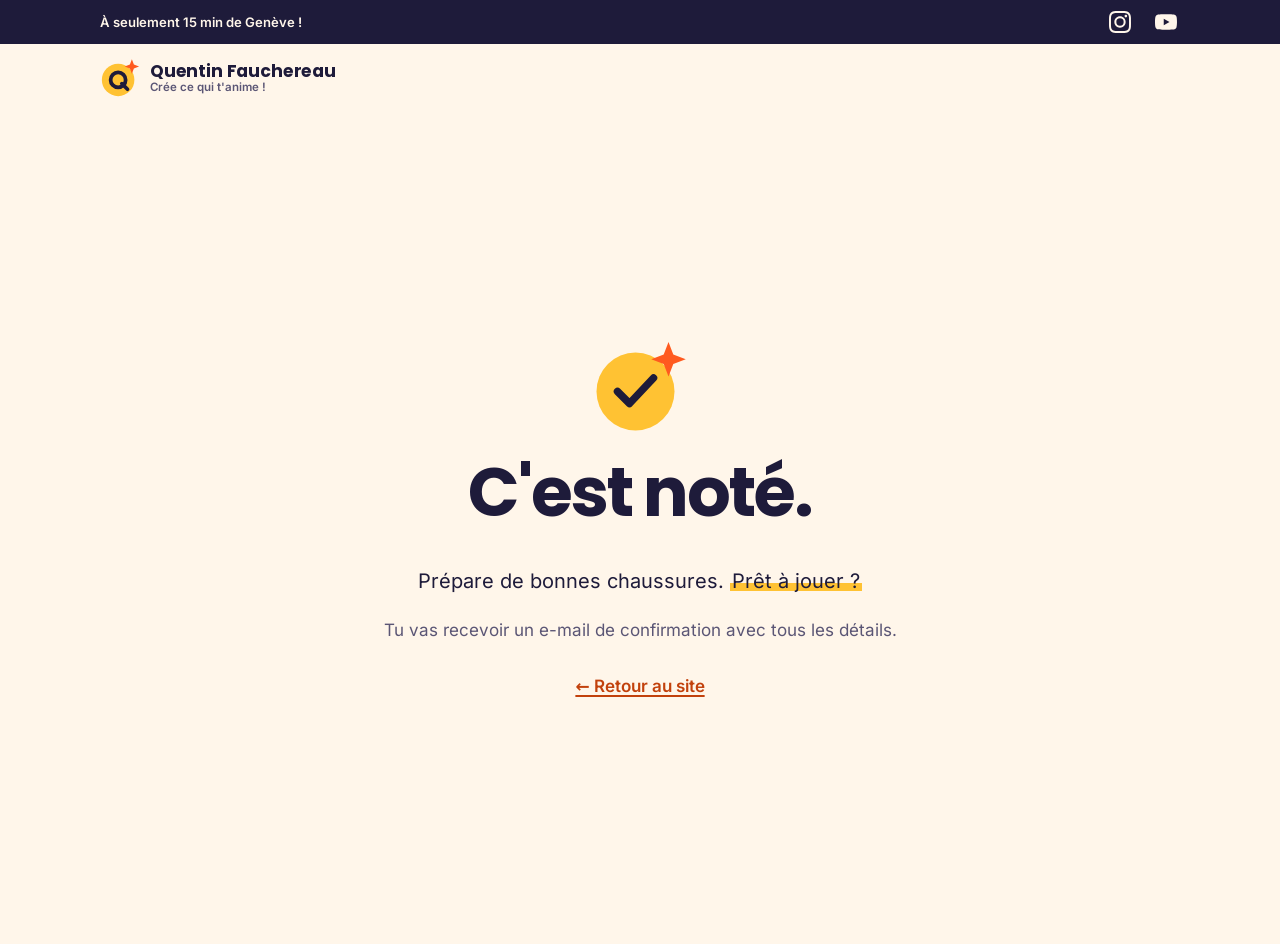
<file: merci.html>
<!DOCTYPE html>
<html lang="fr">
<head>
  <meta charset="UTF-8">
  <meta name="viewport" content="width=device-width, initial-scale=1">
  <meta name="robots" content="noindex, nofollow">
  <title>C'est noté · Quentin Fauchereau</title>
  <link rel="icon" href="assets/img/favicon.svg" type="image/svg+xml">
  <link rel="stylesheet" href="assets/css/style.css?v=202611210909">
</head>
<body>
  <div class="bandeau-haut">
    <div class="container bandeau-inner">
      <p>À seulement 15 min de Genève&nbsp;!</p>
      <ul class="reseaux" aria-label="Mes réseaux">
        <li><a href="https://www.instagram.com/quentinfauchereau/" target="_blank" rel="noopener" aria-label="Instagram de Quentin Fauchereau" title="Instagram"><svg viewBox="0 0 24 24" aria-hidden="true"><path fill="currentColor" d="M7.0301.084c-1.2768.0602-2.1487.264-2.911.5634-.7888.3075-1.4575.72-2.1228 1.3877-.6652.6677-1.075 1.3368-1.3802 2.127-.2954.7638-.4956 1.6365-.552 2.914-.0564 1.2775-.0689 1.6882-.0626 4.947.0062 3.2586.0206 3.6671.0825 4.9473.061 1.2765.264 2.1482.5635 2.9107.308.7889.72 1.4573 1.388 2.1228.6679.6655 1.3365 1.0743 2.1285 1.38.7632.295 1.6361.4961 2.9134.552 1.2773.056 1.6884.069 4.9462.0627 3.2578-.0062 3.668-.0207 4.9478-.0814 1.28-.0607 2.147-.2652 2.9098-.5633.7889-.3086 1.4578-.72 2.1228-1.3881.665-.6682 1.0745-1.3378 1.3795-2.1284.2957-.7632.4966-1.636.552-2.9124.056-1.2809.0692-1.6898.063-4.948-.0063-3.2583-.021-3.6668-.0817-4.9465-.0607-1.2797-.264-2.1487-.5633-2.9117-.3084-.7889-.72-1.4568-1.3876-2.1228C21.2982 1.33 20.628.9208 19.8378.6165 19.074.321 18.2017.1197 16.9244.0645 15.6471.0093 15.236-.005 11.977.0014 8.718.0076 8.31.0215 7.0301.0839m.1402 21.6932c-1.17-.0509-1.8053-.2453-2.2287-.408-.5606-.216-.96-.4771-1.3819-.895-.422-.4178-.6811-.8186-.9-1.378-.1644-.4234-.3624-1.058-.4171-2.228-.0595-1.2645-.072-1.6442-.079-4.848-.007-3.2037.0053-3.583.0607-4.848.05-1.169.2456-1.805.408-2.2282.216-.5613.4762-.96.895-1.3816.4188-.4217.8184-.6814 1.3783-.9003.423-.1651 1.0575-.3614 2.227-.4171 1.2655-.06 1.6447-.072 4.848-.079 3.2033-.007 3.5835.005 4.8495.0608 1.169.0508 1.8053.2445 2.228.408.5608.216.96.4754 1.3816.895.4217.4194.6816.8176.9005 1.3787.1653.4217.3617 1.056.4169 2.2263.0602 1.2655.0739 1.645.0796 4.848.0058 3.203-.0055 3.5834-.061 4.848-.051 1.17-.245 1.8055-.408 2.2294-.216.5604-.4763.96-.8954 1.3814-.419.4215-.8181.6811-1.3783.9-.4224.1649-1.0577.3617-2.2262.4174-1.2656.0595-1.6448.072-4.8493.079-3.2045.007-3.5825-.006-4.848-.0608M16.953 5.5864A1.44 1.44 0 1 0 18.39 4.144a1.44 1.44 0 0 0-1.437 1.4424M5.8385 12.012c.0067 3.4032 2.7706 6.1557 6.173 6.1493 3.4026-.0065 6.157-2.7701 6.1506-6.1733-.0065-3.4032-2.771-6.1565-6.174-6.1498-3.403.0067-6.156 2.771-6.1496 6.1738M8 12.0077a4 4 0 1 1 4.008 3.9921A3.9996 3.9996 0 0 1 8 12.0077"/></svg></a></li>
        <li><a href="https://www.youtube.com/@QuentinFauchereau" target="_blank" rel="noopener" aria-label="Chaîne YouTube de Quentin Fauchereau" title="YouTube"><svg viewBox="0 0 24 24" aria-hidden="true"><path fill="currentColor" d="M23.498 6.186a3.016 3.016 0 0 0-2.122-2.136C19.505 3.545 12 3.545 12 3.545s-7.505 0-9.377.505A3.017 3.017 0 0 0 .502 6.186C0 8.07 0 12 0 12s0 3.93.502 5.814a3.016 3.016 0 0 0 2.122 2.136c1.871.505 9.376.505 9.376.505s7.505 0 9.377-.505a3.015 3.015 0 0 0 2.122-2.136C24 15.93 24 12 24 12s0-3.93-.502-5.814zM9.545 15.568V8.432L15.818 12l-6.273 3.568z"/></svg></a></li>
      </ul>
    </div>
  </div>

  <header class="site-header">
    <div class="container header-inner">
      <a class="logo" href="index.html" aria-label="Quentin Fauchereau, accueil">
        <svg viewBox="0 0 64 64" aria-hidden="true"><circle cx="29" cy="35" r="26" fill="#FFC233"/><circle cx="29" cy="35" r="12" fill="none" stroke="#1E1B3A" stroke-width="6"/><path d="M35 41 L44 50" stroke="#1E1B3A" stroke-width="6" stroke-linecap="round"/><path d="M51 2 L54.2 10.3 L62.5 13.5 L54.2 16.7 L51 25 L47.8 16.7 L39.5 13.5 L47.8 10.3 Z" fill="#FF5A1F"/></svg>
        <span class="logo-texte">Quentin Fauchereau<small>Crée ce qui t'anime !</small></span>
      </a>
    </div>
  </header>

  <main class="merci">
    <div class="container">
      <svg viewBox="0 0 64 64" aria-hidden="true"><circle cx="29" cy="35" r="26" fill="#FFC233"/><path d="M17 35l8 8 16-17" fill="none" stroke="#1E1B3A" stroke-width="5" stroke-linecap="round" stroke-linejoin="round"/><path d="M51 2 L54.2 10.3 L62.5 13.5 L54.2 16.7 L51 25 L47.8 16.7 L39.5 13.5 L47.8 10.3 Z" fill="#FF5A1F"/></svg>
      <h1>C'est noté.</h1>
      <p style="font-size:1.25rem">Prépare de bonnes chaussures. <span class="surligne">Prêt à jouer&nbsp;?</span></p>
      <p style="color:var(--gris-nuit)">Tu vas recevoir un e-mail de confirmation avec tous les détails.</p>
      <p style="margin-top:28px"><a class="lien-geste" href="index.html">← Retour au site</a></p>
    </div>
  </main>
</body>
</html>
</file>
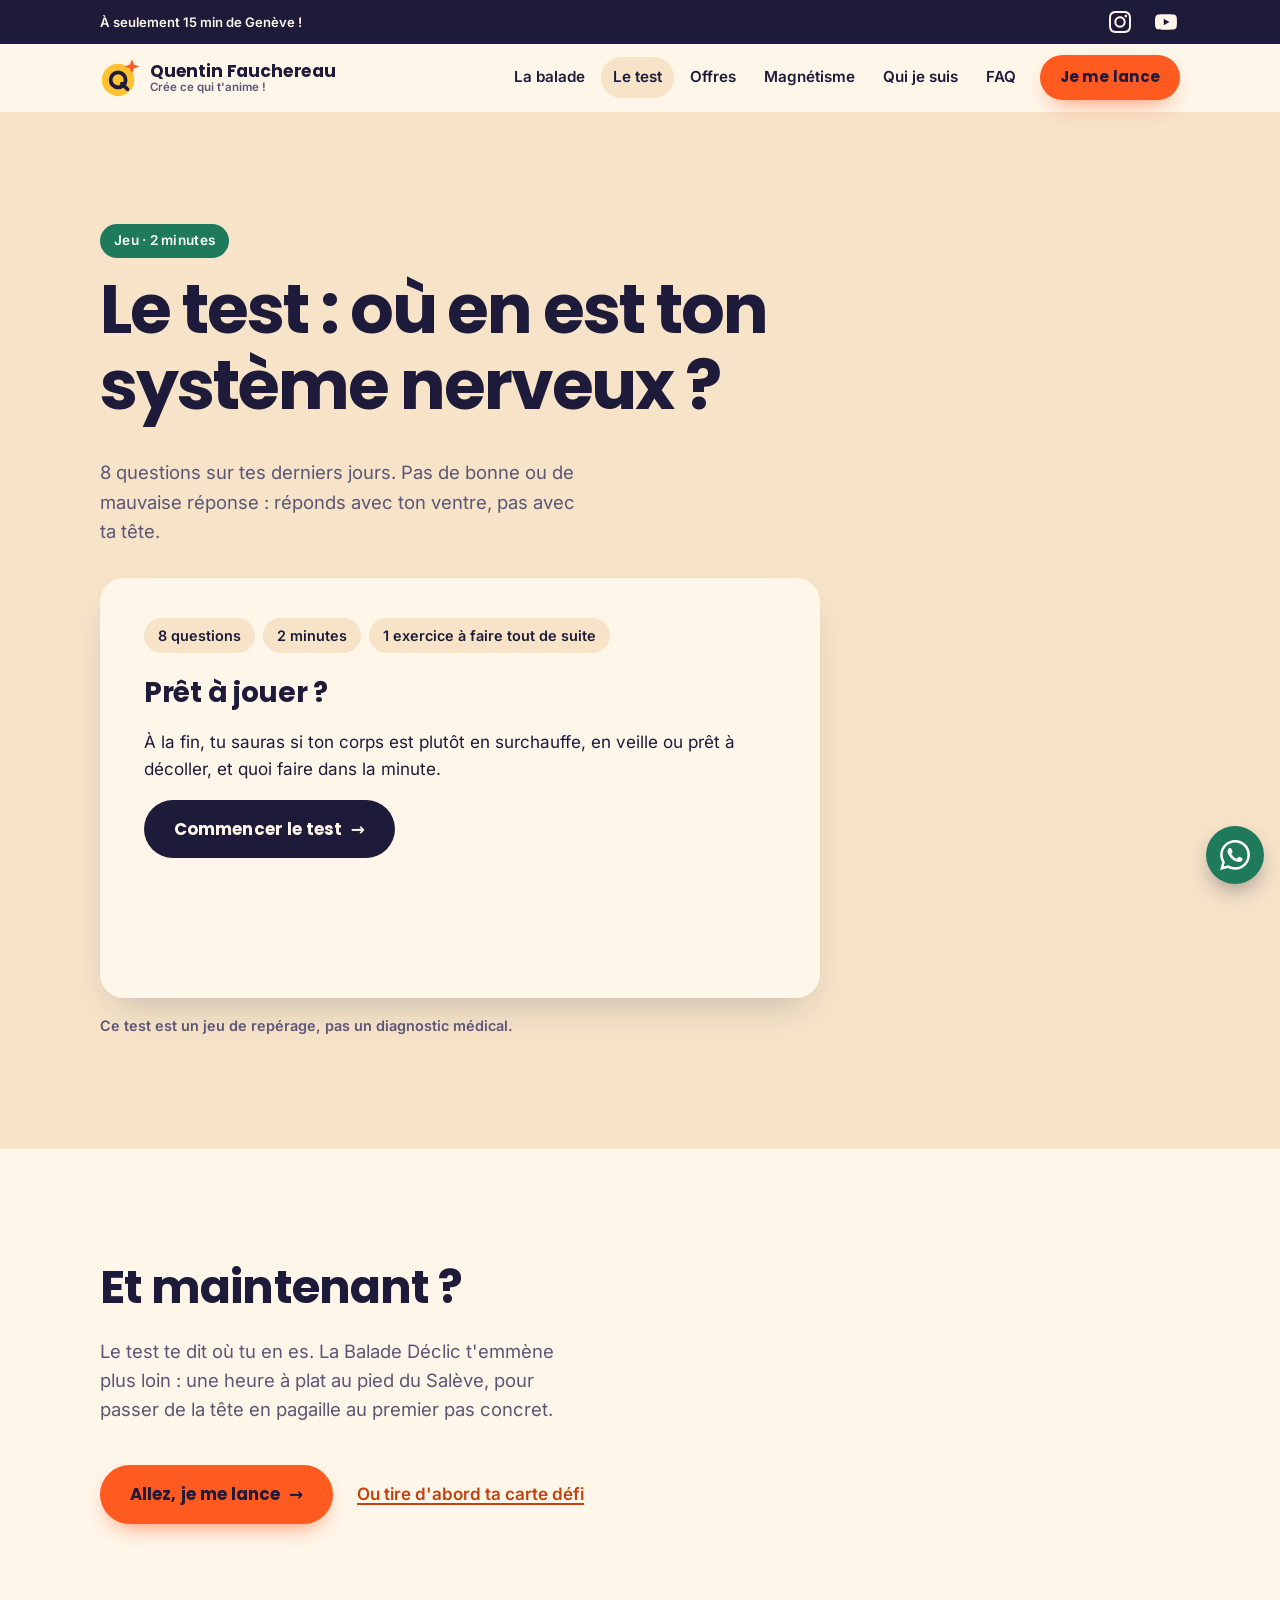
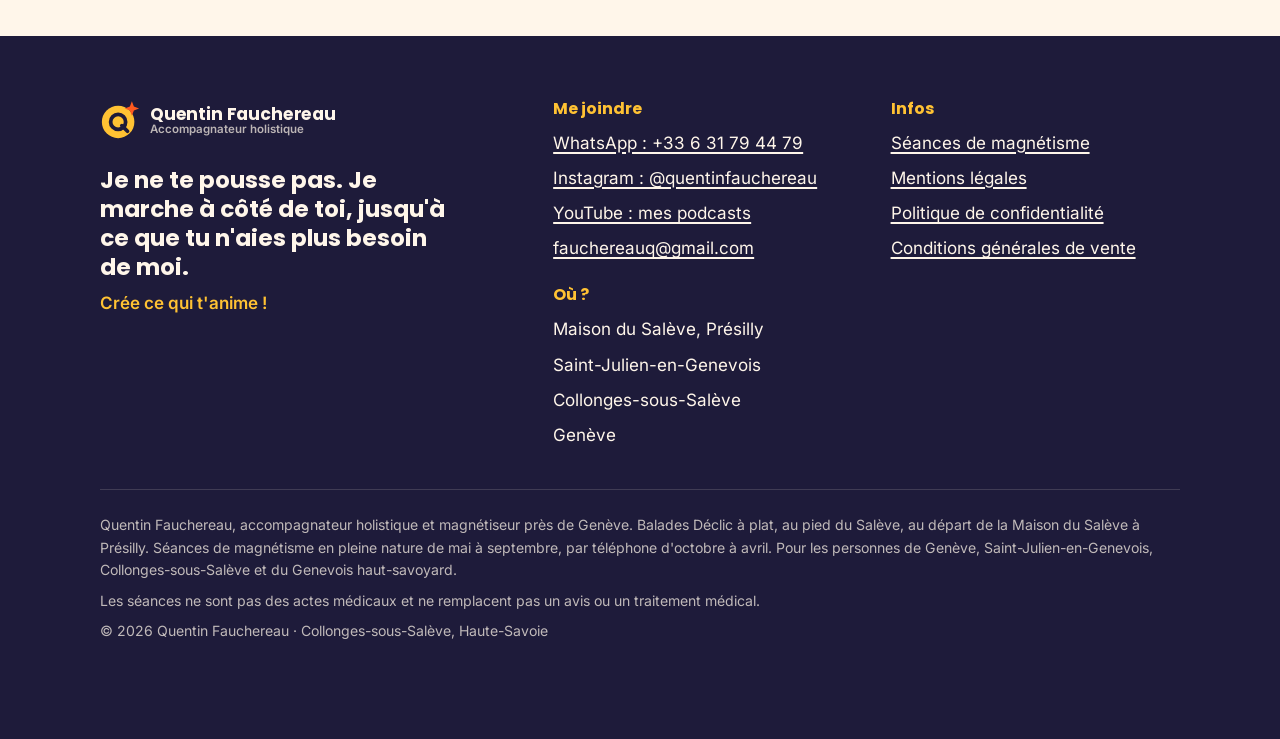
<file: test.html>
<!DOCTYPE html>
<html lang="fr">
<head>
  <meta charset="UTF-8">
  <meta name="viewport" content="width=device-width, initial-scale=1">


  <title>Test : où en est ton système nerveux ? · Quentin Fauchereau</title>
  <meta name="description" content="8 questions, 2 minutes : es-tu en surchauffe, en veille ou prêt à décoller ? Ton profil et un exercice d'une minute à faire tout de suite. Un jeu de repérage, pas un diagnostic.">
  <link rel="canonical" href="https://quentinfauchereau.com/test.html">
  <meta name="theme-color" content="#FFF6EA">
  <link rel="icon" href="assets/img/favicon.svg" type="image/svg+xml">
  <link rel="icon" type="image/png" sizes="96x96" href="assets/img/favicon-96.png">
  <link rel="apple-touch-icon" href="assets/img/apple-touch-icon.png">
  <meta property="og:type" content="website">
  <meta property="og:locale" content="fr_FR">
  <meta property="og:site_name" content="Quentin Fauchereau">
  <meta property="og:title" content="Où en est ton système nerveux ? Le test en 2 minutes">
  <meta property="og:description" content="En surchauffe, en veille ou prêt à décoller ? 8 questions et un exercice d'une minute.">
  <meta property="og:url" content="https://quentinfauchereau.com/test.html">
  <meta property="og:image" content="https://quentinfauchereau.com/assets/img/og-image.png">
  <meta name="twitter:card" content="summary_large_image">
  <link rel="preload" href="assets/fonts/poppins-700.woff2" as="font" type="font/woff2" crossorigin>
  <link rel="preload" href="assets/fonts/inter-400.woff2" as="font" type="font/woff2" crossorigin>
  <link rel="stylesheet" href="assets/css/style.css?v=202611210909">
</head>
<body>
  <a class="skip-link" href="#contenu">Aller au contenu</a>

  <div class="bandeau-haut">
    <div class="container bandeau-inner">
      <p>À seulement 15 min de Genève&nbsp;!</p>
      <ul class="reseaux" aria-label="Mes réseaux">
        <li><a href="https://www.instagram.com/quentinfauchereau/" target="_blank" rel="noopener" aria-label="Instagram de Quentin Fauchereau" title="Instagram"><svg viewBox="0 0 24 24" aria-hidden="true"><path fill="currentColor" d="M7.0301.084c-1.2768.0602-2.1487.264-2.911.5634-.7888.3075-1.4575.72-2.1228 1.3877-.6652.6677-1.075 1.3368-1.3802 2.127-.2954.7638-.4956 1.6365-.552 2.914-.0564 1.2775-.0689 1.6882-.0626 4.947.0062 3.2586.0206 3.6671.0825 4.9473.061 1.2765.264 2.1482.5635 2.9107.308.7889.72 1.4573 1.388 2.1228.6679.6655 1.3365 1.0743 2.1285 1.38.7632.295 1.6361.4961 2.9134.552 1.2773.056 1.6884.069 4.9462.0627 3.2578-.0062 3.668-.0207 4.9478-.0814 1.28-.0607 2.147-.2652 2.9098-.5633.7889-.3086 1.4578-.72 2.1228-1.3881.665-.6682 1.0745-1.3378 1.3795-2.1284.2957-.7632.4966-1.636.552-2.9124.056-1.2809.0692-1.6898.063-4.948-.0063-3.2583-.021-3.6668-.0817-4.9465-.0607-1.2797-.264-2.1487-.5633-2.9117-.3084-.7889-.72-1.4568-1.3876-2.1228C21.2982 1.33 20.628.9208 19.8378.6165 19.074.321 18.2017.1197 16.9244.0645 15.6471.0093 15.236-.005 11.977.0014 8.718.0076 8.31.0215 7.0301.0839m.1402 21.6932c-1.17-.0509-1.8053-.2453-2.2287-.408-.5606-.216-.96-.4771-1.3819-.895-.422-.4178-.6811-.8186-.9-1.378-.1644-.4234-.3624-1.058-.4171-2.228-.0595-1.2645-.072-1.6442-.079-4.848-.007-3.2037.0053-3.583.0607-4.848.05-1.169.2456-1.805.408-2.2282.216-.5613.4762-.96.895-1.3816.4188-.4217.8184-.6814 1.3783-.9003.423-.1651 1.0575-.3614 2.227-.4171 1.2655-.06 1.6447-.072 4.848-.079 3.2033-.007 3.5835.005 4.8495.0608 1.169.0508 1.8053.2445 2.228.408.5608.216.96.4754 1.3816.895.4217.4194.6816.8176.9005 1.3787.1653.4217.3617 1.056.4169 2.2263.0602 1.2655.0739 1.645.0796 4.848.0058 3.203-.0055 3.5834-.061 4.848-.051 1.17-.245 1.8055-.408 2.2294-.216.5604-.4763.96-.8954 1.3814-.419.4215-.8181.6811-1.3783.9-.4224.1649-1.0577.3617-2.2262.4174-1.2656.0595-1.6448.072-4.8493.079-3.2045.007-3.5825-.006-4.848-.0608M16.953 5.5864A1.44 1.44 0 1 0 18.39 4.144a1.44 1.44 0 0 0-1.437 1.4424M5.8385 12.012c.0067 3.4032 2.7706 6.1557 6.173 6.1493 3.4026-.0065 6.157-2.7701 6.1506-6.1733-.0065-3.4032-2.771-6.1565-6.174-6.1498-3.403.0067-6.156 2.771-6.1496 6.1738M8 12.0077a4 4 0 1 1 4.008 3.9921A3.9996 3.9996 0 0 1 8 12.0077"/></svg></a></li>
        <li><a href="https://www.youtube.com/@QuentinFauchereau" target="_blank" rel="noopener" aria-label="Chaîne YouTube de Quentin Fauchereau" title="YouTube"><svg viewBox="0 0 24 24" aria-hidden="true"><path fill="currentColor" d="M23.498 6.186a3.016 3.016 0 0 0-2.122-2.136C19.505 3.545 12 3.545 12 3.545s-7.505 0-9.377.505A3.017 3.017 0 0 0 .502 6.186C0 8.07 0 12 0 12s0 3.93.502 5.814a3.016 3.016 0 0 0 2.122 2.136c1.871.505 9.376.505 9.376.505s7.505 0 9.377-.505a3.015 3.015 0 0 0 2.122-2.136C24 15.93 24 12 24 12s0-3.93-.502-5.814zM9.545 15.568V8.432L15.818 12l-6.273 3.568z"/></svg></a></li>
      </ul>
    </div>
  </div>

  <header class="site-header" id="haut">
    <div class="container header-inner">
      <a class="logo" href="index.html" aria-label="Quentin Fauchereau, accueil">
        <svg viewBox="0 0 64 64" aria-hidden="true"><circle cx="29" cy="35" r="26" fill="#FFC233"/><circle cx="29" cy="35" r="12" fill="none" stroke="#1E1B3A" stroke-width="6"/><path d="M35 41 L44 50" stroke="#1E1B3A" stroke-width="6" stroke-linecap="round"/><path d="M51 2 L54.2 10.3 L62.5 13.5 L54.2 16.7 L51 25 L47.8 16.7 L39.5 13.5 L47.8 10.3 Z" fill="#FF5A1F"/></svg>
        <span class="logo-texte">Quentin Fauchereau<small>Crée ce qui t'anime !</small></span>
      </a>
      <nav class="nav-principale" aria-label="Navigation principale">
        <ul>
          <li><a href="index.html#balade">La balade</a></li>
          <li><a href="test.html" aria-current="page">Le test</a></li>
          <li><a href="index.html#offres">Offres</a></li>
          <li><a href="magnetisme.html">Magnétisme</a></li>
          <li><a href="index.html#qui">Qui je suis</a></li>
          <li><a href="index.html#faq">FAQ</a></li>
        </ul>
      </nav>
      <a class="btn btn--primary header-cta" href="index.html#reserver" data-cta-entete>Je me lance</a>
      <button class="burger" type="button" aria-expanded="false" aria-controls="menu-mobile">
        <span></span><span class="visually-hidden">Menu</span>
      </button>
    </div>
    <nav class="menu-mobile" id="menu-mobile" aria-label="Navigation mobile" hidden>
      <ul>
        <li><a href="index.html#balade">La balade</a></li>
        <li><a href="test.html" aria-current="page">Le test</a></li>
        <li><a href="index.html#offres">Offres</a></li>
        <li><a href="magnetisme.html">Magnétisme</a></li>
        <li><a href="index.html#qui">Qui je suis</a></li>
        <li><a href="index.html#faq">FAQ</a></li>
      </ul>
    </nav>
  </header>

  <main id="contenu">
    <section class="section fond-sable test-page" id="test" aria-labelledby="titre-test">
      <div class="container">
        <p class="surtitre surtitre--jungle">Jeu · 2 minutes</p>
        <h1 id="titre-test">Le test&nbsp;: où en est ton système nerveux&nbsp;?</h1>
        <p class="intro">8 questions sur tes derniers jours. Pas de bonne ou de mauvaise réponse&nbsp;: réponds avec ton ventre, pas avec ta tête.</p>

        <div class="test-boite" id="test-boite">
          <div class="test-ecran" data-ecran="intro">
            <ul class="test-meta">
              <li>8 questions</li>
              <li>2 minutes</li>
              <li>1 exercice à faire tout de suite</li>
            </ul>
            <h3 class="question-titre">Prêt à jouer&nbsp;?</h3>
            <p>À la fin, tu sauras si ton corps est plutôt en surchauffe, en veille ou prêt à décoller, et quoi faire dans la minute.</p>
            <button class="btn btn--nuit" type="button" data-test="commencer">Commencer le test <span class="fleche" aria-hidden="true">→</span></button>
            <noscript><p class="avertissement-test">Le test a besoin de JavaScript pour fonctionner.</p></noscript>
          </div>
        </div>
        <p class="avertissement-test"><strong>Ce test est un jeu de repérage, pas un diagnostic médical.</strong></p>
      </div>
    </section>

    <section class="section fond-creme" aria-labelledby="titre-apres-test">
      <div class="container">
        <h2 id="titre-apres-test">Et maintenant&nbsp;?</h2>
        <p class="intro">Le test te dit où tu en es. La Balade Déclic t'emmène plus loin&nbsp;: une heure à plat au pied du Salève, pour passer de la tête en pagaille au premier pas concret.</p>
        <div class="section-fin">
          <a class="btn btn--primary" href="index.html#reserver">Allez, je me lance <span class="fleche" aria-hidden="true">→</span></a>
          <a class="lien-geste" href="index.html#carte-defi">Ou tire d'abord ta carte défi</a>
        </div>
      </div>
    </section>
  </main>

  <!-- ================= 4.11 PIED DE PAGE ================= -->
  <footer class="site-footer">
    <div class="container">
      <div class="footer-grid">
        <div>
          <a class="logo" href="index.html" aria-label="Quentin Fauchereau, retour en haut">
            <svg viewBox="0 0 64 64" aria-hidden="true"><circle cx="29" cy="35" r="26" fill="#FFC233"/><circle cx="29" cy="35" r="12" fill="none" stroke="#1E1B3A" stroke-width="6"/><path d="M35 41 L44 50" stroke="#1E1B3A" stroke-width="6" stroke-linecap="round"/><path d="M51 2 L54.2 10.3 L62.5 13.5 L54.2 16.7 L51 25 L47.8 16.7 L39.5 13.5 L47.8 10.3 Z" fill="#FF5A1F"/></svg>
            <span class="logo-texte">Quentin Fauchereau<small>Accompagnateur holistique</small></span>
          </a>
          <p class="footer-signature">Je ne te pousse pas. Je marche à côté de toi, jusqu'à ce que tu n'aies plus besoin de moi.</p>
          <p>Crée ce qui t'anime&nbsp;!</p>
        </div>
        <div>
          <h2>Me joindre</h2>
          <ul>
            <li><a href="https://wa.me/33631794479" target="_blank" rel="noopener">WhatsApp&nbsp;: +33 6 31 79 44 79</a></li>
            <li><a href="https://www.instagram.com/quentinfauchereau/" target="_blank" rel="noopener">Instagram&nbsp;: @quentinfauchereau</a></li>
            <li><a href="https://www.youtube.com/@QuentinFauchereau" target="_blank" rel="noopener">YouTube&nbsp;: mes podcasts</a></li>
            <li><a href="mailto:fauchereauq@gmail.com">fauchereauq@gmail.com</a></li>
          </ul>
          <h2 style="margin-top:24px">Où&nbsp;?</h2>
          <ul>
            <li>Maison du Salève, Présilly</li>
            <li>Saint-Julien-en-Genevois</li>
            <li>Collonges-sous-Salève</li>
            <li>Genève</li>
          </ul>
        </div>
        <div>
          <h2>Infos</h2>
          <ul>
            <li><a href="magnetisme.html">Séances de magnétisme</a></li>
            <li><a href="mentions-legales.html">Mentions légales</a></li>
            <li><a href="confidentialite.html">Politique de confidentialité</a></li>
            <li><a href="cgv.html">Conditions générales de vente</a></li>
          </ul>
        </div>
      </div>
      <div class="footer-bas">
        <p style="margin:0">Quentin Fauchereau, accompagnateur holistique et magnétiseur près de Genève. Balades Déclic à plat, au pied du Salève, au départ de la Maison du Salève à Présilly. Séances de magnétisme en pleine nature de mai à septembre, par téléphone d'octobre à avril. Pour les personnes de Genève, Saint-Julien-en-Genevois, Collonges-sous-Salève et du Genevois haut-savoyard.</p>
        <p style="margin:0">Les séances ne sont pas des actes médicaux et ne remplacent pas un avis ou un traitement médical.</p>
        <p style="margin:0">© 2026 Quentin Fauchereau · Collonges-sous-Salève, Haute-Savoie</p>
      </div>
    </div>
  </footer>

  <!-- Bouton WhatsApp flottant -->
  <a class="whatsapp-flottant" href="https://wa.me/33631794479?text=Bonjour%20Quentin%20!" target="_blank" rel="noopener" aria-label="Écrire à Quentin sur WhatsApp" title="Écrire sur WhatsApp">
    <svg viewBox="0 0 24 24" aria-hidden="true"><path fill="currentColor" d="M17.472 14.382c-.297-.149-1.758-.867-2.03-.967-.273-.099-.471-.148-.67.15-.197.297-.767.966-.94 1.164-.173.199-.347.223-.644.075-.297-.15-1.255-.463-2.39-1.475-.883-.788-1.48-1.761-1.653-2.059-.173-.297-.018-.458.13-.606.134-.133.298-.347.446-.52.149-.174.198-.298.298-.497.099-.198.05-.371-.025-.52-.075-.149-.669-1.612-.916-2.207-.242-.579-.487-.5-.669-.51-.173-.008-.371-.01-.57-.01-.198 0-.52.074-.792.372-.272.297-1.04 1.016-1.04 2.479 0 1.462 1.065 2.875 1.213 3.074.149.198 2.096 3.2 5.077 4.487.709.306 1.262.489 1.694.625.712.227 1.36.195 1.871.118.571-.085 1.758-.719 2.006-1.413.248-.694.248-1.289.173-1.413-.074-.124-.272-.198-.57-.347m-5.421 7.403h-.004a9.87 9.87 0 01-5.031-1.378l-.361-.214-3.741.982.998-3.648-.235-.374a9.86 9.86 0 01-1.51-5.26c.001-5.45 4.436-9.884 9.888-9.884 2.64 0 5.122 1.03 6.988 2.898a9.825 9.825 0 012.893 6.994c-.003 5.45-4.437 9.884-9.885 9.884m8.413-18.297A11.815 11.815 0 0012.05 0C5.495 0 .16 5.335.157 11.892c0 2.096.547 4.142 1.588 5.945L.057 24l6.305-1.654a11.882 11.882 0 005.683 1.448h.005c6.554 0 11.89-5.335 11.893-11.893a11.821 11.821 0 00-3.48-8.413Z"/></svg>
  </a>
  <script src="assets/js/config.js?v=202611210909"></script>
  <script src="assets/js/main.js?v=202611210909" defer></script>
</body>
</html>
</file>
<file: assets/css/style.css>
/* ==========================================================
   Quentin Fauchereau · Crée ce qui t'anime !
   Feuille de style unique. Mobile d'abord.
   ========================================================== */

/* ---------- Polices (hébergées sur le site : pas d'appel à Google) ---------- */
@font-face {
  font-family: "Poppins";
  src: url("../fonts/poppins-700.woff2") format("woff2");
  font-weight: 700;
  font-style: normal;
  font-display: swap;
}
@font-face {
  font-family: "Inter";
  src: url("../fonts/inter-400.woff2") format("woff2");
  font-weight: 400;
  font-style: normal;
  font-display: swap;
}
@font-face {
  font-family: "Inter";
  src: url("../fonts/inter-600.woff2") format("woff2");
  font-weight: 600;
  font-style: normal;
  font-display: swap;
}

/* ---------- Charte ---------- */
:root {
  --creme: #FFF6EA;
  --sable: #F6E3C8;
  --nuit: #1E1B3A;
  --gris-nuit: #5B5675;
  --flamme: #FF5A1F;
  --flamme-texte: #C2410C;
  --soleil: #FFC233;
  --jungle: #1F7A5C;

  --font-titre: "Poppins", "Avenir Next", "Segoe UI", system-ui, sans-serif;
  --font-texte: "Inter", system-ui, -apple-system, "Segoe UI", Roboto, sans-serif;

  --radius: 24px;
  --radius-sm: 14px;
  --header-h: 68px;
  --gutter: 20px;
  --max: 1120px;
  --ombre: 0 18px 40px -18px rgba(30, 27, 58, 0.28);
}

/* ---------- Base ---------- */
*, *::before, *::after { box-sizing: border-box; }

html {
  -webkit-text-size-adjust: 100%;
  scroll-behavior: smooth;
  scroll-padding-top: calc(var(--header-h) + 12px);
}

body {
  margin: 0;
  background: var(--creme);
  color: var(--nuit);
  font-family: var(--font-texte);
  font-size: 1.0625rem;
  line-height: 1.6;
  -webkit-font-smoothing: antialiased;
  overflow-x: hidden;
}

img, svg { display: block; max-width: 100%; }
[hidden] { display: none !important; }
figure { margin: 0; }

h1, h2, h3 {
  font-family: var(--font-titre);
  font-weight: 700;
  line-height: 1.12;
  letter-spacing: -0.02em;
  margin: 0 0 0.5em;
  text-wrap: balance;
}
h1 { font-size: clamp(2.25rem, 9vw, 4.25rem); letter-spacing: -0.03em; }
h2 { font-size: clamp(1.85rem, 6.5vw, 2.9rem); }
h3 { font-size: 1.3rem; letter-spacing: -0.01em; }

p { margin: 0 0 1em; }

a { color: var(--flamme-texte); text-underline-offset: 3px; text-decoration-thickness: 2px; }
a:hover { text-decoration-thickness: 3px; }

:focus-visible {
  outline: 3px solid var(--nuit);
  outline-offset: 3px;
  border-radius: 6px;
}
.fond-nuit :focus-visible { outline-color: var(--soleil); }

.container {
  width: 100%;
  max-width: var(--max);
  margin: 0 auto;
  padding: 0 var(--gutter);
}

.visually-hidden {
  position: absolute !important;
  width: 1px; height: 1px;
  padding: 0; margin: -1px;
  overflow: hidden; clip: rect(0 0 0 0);
  white-space: nowrap; border: 0;
}

.skip-link {
  position: absolute;
  left: 12px; top: -60px;
  z-index: 100;
  background: var(--nuit);
  color: var(--creme);
  padding: 10px 16px;
  border-radius: 999px;
  font-weight: 600;
  text-decoration: none;
}
.skip-link:focus { top: 12px; }

/* Éléments à compléter : bien visibles, impossibles à rater */
.fond-nuit .a-completer, .site-footer .a-completer { background: var(--soleil) !important; color: var(--nuit); }
.a-completer {
  background: repeating-linear-gradient(-45deg, rgba(255,194,51,.35) 0 6px, rgba(255,194,51,.15) 6px 12px);
  color: var(--nuit);
  padding: 0 6px;
  border-radius: 6px;
  font-weight: 600;
  box-decoration-break: clone;
  -webkit-box-decoration-break: clone;
}

/* Surlignage « soleil » */
.surligne {
  background: linear-gradient(transparent 58%, var(--soleil) 58%, var(--soleil) 92%, transparent 92%);
  padding: 0 0.08em;
  box-decoration-break: clone;
  -webkit-box-decoration-break: clone;
}

/* ---------- Boutons ---------- */
.btn {
  display: inline-flex;
  align-items: center;
  justify-content: center;
  gap: 0.5em;
  min-height: 52px;
  padding: 14px 28px;
  border-radius: 999px;
  border: 2px solid transparent;
  font-family: var(--font-titre);
  font-weight: 700;
  font-size: 1.05rem;
  letter-spacing: 0.005em;
  text-decoration: none;
  cursor: pointer;
  transition: transform .18s ease, box-shadow .18s ease, background-color .18s ease, color .18s ease, border-color .18s ease;
  -webkit-tap-highlight-color: transparent;
}
.btn:hover { transform: translateY(-2px); }
.btn:active { transform: translateY(0); }

/* Le seul bouton d'action : Réserver. Texte nuit sur flamme = contraste AA */
.btn--primary {
  background: var(--flamme);
  color: var(--nuit);
  box-shadow: 0 10px 24px -12px rgba(255, 90, 31, 0.9);
}
.btn--primary:hover { box-shadow: 0 16px 30px -12px rgba(255, 90, 31, 0.95); }

.btn--ghost {
  background: transparent;
  color: var(--nuit);
  border-color: var(--nuit);
}
.btn--ghost:hover { background: var(--nuit); color: var(--creme); }

.btn--nuit { background: var(--nuit); color: var(--creme); }
.btn--nuit:hover { background: #2d2957; }

.fond-nuit .btn--ghost { color: var(--creme); border-color: var(--creme); }
.fond-nuit .btn--ghost:hover { background: var(--creme); color: var(--nuit); }

.btn--block { width: 100%; }
.btn .fleche { transition: transform .18s ease; }
.btn:hover .fleche { transform: translateX(3px); }

.lien-geste {
  display: inline;
  font-weight: 600;
  color: var(--flamme-texte);
}
.fond-sable .lien-geste { color: var(--nuit); }
.fond-nuit .lien-geste { color: var(--soleil); }

/* ---------- Bandeau du haut : lieu et réseaux ---------- */
.bandeau-haut { background: var(--nuit); color: var(--creme); }
.bandeau-inner { display: flex; align-items: center; justify-content: space-between; gap: 12px; min-height: 44px; }
.bandeau-inner p { margin: 0; font-size: .82rem; font-weight: 600; }
.reseaux { list-style: none; margin: 0 -8px 0 0; padding: 0; display: flex; gap: 2px; }
.reseaux a { display: grid; place-items: center; width: 44px; height: 44px; color: var(--creme); border-radius: 50%; transition: color .15s ease, transform .15s ease; }
.reseaux a:hover { color: var(--soleil); transform: scale(1.1); }
.reseaux a:focus-visible { outline: 3px solid var(--soleil); outline-offset: -4px; }
.reseaux svg { width: 22px; height: 22px; }

/* ---------- En-tête ---------- */
.site-header {
  position: sticky;
  top: 0;
  z-index: 50;
  height: var(--header-h);
  background: var(--creme);
  border-bottom: 1px solid transparent;
  transition: border-color .2s ease;
}
.site-header.is-scrolled { border-bottom-color: rgba(30, 27, 58, 0.1); }

.header-inner {
  height: 100%;
  display: flex;
  align-items: center;
  gap: 12px;
}

.logo {
  display: inline-flex;
  align-items: center;
  gap: 10px;
  color: var(--nuit);
  text-decoration: none;
  margin-right: auto;
  flex-shrink: 0;
}
.logo svg { width: 40px; height: 40px; }
.logo-texte {
  font-family: var(--font-titre);
  font-weight: 700;
  font-size: 1rem;
  line-height: 1.05;
  letter-spacing: -0.01em;
}
.logo-texte small {
  display: block;
  font-family: var(--font-texte);
  font-weight: 600;
  font-size: .72rem;
  color: var(--gris-nuit);
  letter-spacing: 0;
}

.nav-principale { display: none; }
.nav-principale ul { list-style: none; margin: 0; padding: 0; display: flex; gap: 4px; }
.nav-principale a {
  display: block;
  padding: 8px 12px;
  border-radius: 999px;
  color: var(--nuit);
  text-decoration: none;
  font-weight: 600;
  font-size: .95rem;
}
.nav-principale a:hover, .nav-principale a[aria-current="page"] { background: var(--sable); }

.header-cta { min-height: 44px; padding: 8px 18px; font-size: .95rem; }
/* Quand un autre bouton « Réserver » est déjà à l'écran, celui de l'en-tête s'efface d'un ton */
.header-cta.is-calme {
  background: transparent;
  color: var(--nuit);
  border-color: var(--nuit);
  box-shadow: none;
}

.burger {
  width: 46px; height: 46px;
  border-radius: 999px;
  border: 2px solid var(--nuit);
  background: transparent;
  display: inline-grid;
  place-items: center;
  cursor: pointer;
  color: var(--nuit);
  padding: 0;
}
.burger span, .burger span::before, .burger span::after {
  display: block;
  width: 18px; height: 2px;
  background: currentColor;
  border-radius: 2px;
  position: relative;
  transition: transform .2s ease, background-color .2s ease;
}
.burger span::before, .burger span::after { content: ""; position: absolute; left: 0; }
.burger span::before { top: -6px; }
.burger span::after { top: 6px; }
.burger[aria-expanded="true"] span { background: transparent; }
.burger[aria-expanded="true"] span::before { transform: translateY(6px) rotate(45deg); }
.burger[aria-expanded="true"] span::after { transform: translateY(-6px) rotate(-45deg); }

.menu-mobile {
  position: fixed;
  inset: var(--header-h) 0 auto 0;
  background: var(--creme);
  border-bottom: 1px solid rgba(30, 27, 58, 0.12);
  padding: 8px var(--gutter) 24px;
  box-shadow: var(--ombre);
}
.menu-mobile[hidden] { display: none; }
.menu-mobile ul { list-style: none; margin: 0; padding: 0; }
.menu-mobile a {
  display: block;
  padding: 14px 4px;
  font-family: var(--font-titre);
  font-weight: 700;
  font-size: 1.35rem;
  color: var(--nuit);
  text-decoration: none;
  border-bottom: 1px solid rgba(30, 27, 58, 0.08);
}

@media (min-width: 980px) {
  .nav-principale { display: block; }
  .burger, .menu-mobile { display: none !important; }
  .logo-texte { font-size: 1.08rem; }
}
/* Téléphone : le nom passe sur deux lignes pour laisser la place au bouton et au menu */
@media (max-width: 520px) {
  .header-inner { gap: 8px; }
  .logo { gap: 8px; }
  .logo svg { width: 36px; height: 36px; }
  .logo-texte { font-size: .95rem; width: min-content; }
  .logo-texte small { display: none; }
  .header-cta { padding: 8px 16px; }
  .burger { width: 44px; height: 44px; }
}

/* ---------- Sections ---------- */
.section { padding: 72px 0; position: relative; }
.fond-creme { background: var(--creme); }
.fond-sable { background: var(--sable); }
.fond-nuit { background: var(--nuit); color: var(--creme); }
.fond-nuit .gris { color: rgba(255, 246, 234, 0.78); }

.surtitre {
  display: inline-flex;
  align-items: center;
  gap: 8px;
  font-weight: 600;
  font-size: .85rem;
  letter-spacing: .02em;
  margin: 0 0 14px;
  padding: 6px 14px;
  border-radius: 999px;
  background: var(--soleil);
  color: var(--nuit);
}
.surtitre--jungle { background: var(--jungle); color: #fff; }

.intro { font-size: 1.15rem; color: var(--gris-nuit); max-width: 40ch; }
.fond-nuit .intro { color: rgba(255, 246, 234, 0.82); }

.section-fin {
  margin-top: 40px;
  display: flex;
  flex-wrap: wrap;
  align-items: center;
  gap: 16px 24px;
}

@media (min-width: 900px) {
  .section { padding: 112px 0; }
}

/* ---------- 4.1 Accueil ---------- */
.hero { padding: 40px 0 64px; overflow: hidden; }
.hero-grid { display: grid; gap: 40px; align-items: center; }
.hero h1 { margin-bottom: 20px; }
.hero h1 .surligne { white-space: nowrap; }
.hero-sous-titre { font-size: 1.15rem; color: var(--gris-nuit); max-width: 34ch; margin-bottom: 28px; }
.hero-actions { display: flex; flex-direction: column; align-items: flex-start; gap: 16px; }
.hero-actions .btn--primary { width: 100%; }
.reassurance {
  list-style: none;
  margin: 28px 0 0;
  padding: 0;
  display: flex;
  flex-wrap: wrap;
  gap: 6px 14px;
  font-size: .92rem;
  font-weight: 600;
  color: var(--gris-nuit);
}
.reassurance li { display: inline-flex; align-items: center; gap: 14px; }
.reassurance li:not(:last-child)::after {
  content: "";
  width: 6px; height: 6px;
  border-radius: 50%;
  background: var(--soleil);
}

.hero-visuel { position: relative; max-width: 440px; width: 100%; justify-self: center; }
.hero-visuel .disque {
  position: absolute;
  width: 78%;
  aspect-ratio: 1;
  border-radius: 50%;
  background: var(--soleil);
  right: -12%;
  top: -6%;
}
.hero-visuel .etincelle {
  position: absolute;
  width: 64px;
  right: -4%;
  top: -10%;
  animation: scintille 3.2s ease-in-out infinite;
}
@keyframes scintille {
  0%, 100% { transform: scale(1) rotate(0deg); }
  50% { transform: scale(1.15) rotate(12deg); }
}

.photo-slot {
  position: relative;
  aspect-ratio: 4 / 5;
  border-radius: var(--radius);
  background: var(--sable);
  border: 2px dashed var(--gris-nuit);
  display: grid;
  place-items: center;
  text-align: center;
  padding: 24px;
  color: var(--nuit);
  font-weight: 600;
  font-size: .95rem;
  overflow: hidden;
}
.photo-slot svg { width: 44px; margin: 0 auto 10px; opacity: .7; }
.hero-visuel .photo-slot { box-shadow: var(--ombre); background: #fbeedc; }

@media (min-width: 560px) {
  .hero-actions { flex-direction: row; align-items: center; flex-wrap: wrap; }
  .hero-actions .btn--primary { width: auto; }
}
@media (min-width: 900px) {
  .hero { padding: 64px 0 112px; }
  .hero-grid { grid-template-columns: 1.15fr 0.85fr; gap: 64px; }
}

/* ---------- 4.2 Tu te reconnais ? ---------- */
.cartes-3 { display: grid; gap: 16px; margin-top: 32px; }
.carte {
  background: var(--creme);
  border-radius: var(--radius);
  padding: 26px 24px;
}
.carte h3 { margin-bottom: 8px; }
.carte p { margin: 0; color: var(--gris-nuit); }
.carte-icone {
  width: 52px; height: 52px;
  border-radius: 50%;
  background: var(--soleil);
  display: grid;
  place-items: center;
  margin-bottom: 18px;
}
.carte-icone svg { width: 26px; height: 26px; }
.bascule {
  margin-top: 40px;
  font-family: var(--font-titre);
  font-weight: 700;
  font-size: clamp(1.35rem, 4.5vw, 1.9rem);
  line-height: 1.25;
  letter-spacing: -0.015em;
  max-width: 26ch;
}
@media (min-width: 760px) {
  .cartes-3 { grid-template-columns: repeat(3, 1fr); gap: 20px; }
}

/* ---------- 4.3 Différence ---------- */
.piliers { display: grid; gap: 28px; margin-top: 40px; }
.pilier { border-top: 2px solid rgba(255, 246, 234, 0.18); padding-top: 22px; }
.pilier-num {
  font-family: var(--font-titre);
  font-weight: 700;
  color: var(--soleil);
  font-size: .95rem;
  margin-bottom: 6px;
}
.pilier h3 { font-size: 1.5rem; }
.pilier p { color: rgba(255, 246, 234, 0.82); margin: 0; }
@media (min-width: 760px) {
  .piliers { grid-template-columns: repeat(3, 1fr); gap: 32px; }
}

/* ---------- 4.4 La balade, étape par étape ---------- */
.balade-grid { display: grid; gap: 24px; margin-top: 32px; }

.balade-panneau {
  position: sticky;
  top: var(--header-h);
  z-index: 5;
  background: var(--creme);
  padding: 8px 0 12px;
  margin: 0 calc(var(--gutter) * -1);
  padding-left: var(--gutter);
  padding-right: var(--gutter);
}
.balade-scene {
  position: relative;
  background: #fbeedc;
  border-radius: var(--radius);
  overflow: hidden;
}
.balade-scene > svg.montagne { width: 100%; height: auto; max-height: 40vh; }

.cadran {
  position: absolute;
  top: 10px;
  left: 10px;
  width: 92px;
  background: var(--creme);
  border-radius: 20px;
  padding: 8px 8px 6px;
  box-shadow: 0 8px 20px -12px rgba(30, 27, 58, .5);
  text-align: center;
}
.cadran svg { width: 100%; height: auto; }
.cadran-min {
  font-family: var(--font-titre);
  font-weight: 700;
  font-size: .9rem;
  line-height: 1;
  margin-top: 4px;
  font-variant-numeric: tabular-nums;
}
.cadran-min span { color: var(--gris-nuit); font-size: .75rem; }

#aiguille, #arc-progres, #marcheur { transition: none; }

.marcheur-corps { animation: none; transform-origin: center; transform-box: fill-box; }
.marcheur.en-marche .marcheur-corps { animation: sautille .32s ease-in-out infinite; }
@keyframes sautille {
  0%, 100% { transform: translateY(0); }
  50% { transform: translateY(-3px); }
}

.etape-repere { cursor: pointer; }
.etape-repere circle { fill: var(--creme); stroke: var(--nuit); stroke-width: 2.5; transition: fill .3s ease; }
.etape-repere.est-passee circle { fill: var(--nuit); }

.balade-commandes {
  display: flex;
  align-items: center;
  justify-content: space-between;
  gap: 12px;
  margin-top: 10px;
}
.balade-commandes .etape-label {
  font-weight: 600;
  font-size: .95rem;
  color: var(--gris-nuit);
  text-align: center;
  flex: 1;
}
.btn-rond {
  width: 44px; height: 44px;
  border-radius: 50%;
  border: 2px solid var(--nuit);
  background: var(--creme);
  color: var(--nuit);
  display: grid;
  place-items: center;
  cursor: pointer;
  flex-shrink: 0;
  padding: 0;
}
.btn-rond:hover:not(:disabled) { background: var(--nuit); color: var(--creme); }
.btn-rond:disabled { opacity: .35; cursor: default; }
.btn-rond svg { width: 18px; height: 18px; }

.etapes { list-style: none; margin: 0; padding: 0 0 8vh; display: grid; gap: 14px; }
.etape {
  border-radius: var(--radius);
  background: var(--sable);
  border: 2px solid transparent;
  padding: 20px 22px;
  cursor: pointer;
  transition: border-color .25s ease, background-color .25s ease;
}
.etape.est-active { background: #fff; border-color: var(--nuit); }
.etape-btn {
  all: unset;
  cursor: pointer;
  font: inherit;
  color: inherit;
}
.etape-btn:focus-visible { outline: 3px solid var(--nuit); outline-offset: 4px; border-radius: 6px; }
.etape-fin .etape-btn:focus-visible { outline-color: var(--soleil); }
.etape-temps {
  display: inline-flex;
  align-items: center;
  gap: 8px;
  font-weight: 600;
  font-size: .85rem;
  color: var(--gris-nuit);
  margin-bottom: 6px;
  font-variant-numeric: tabular-nums;
}
.etape-temps b {
  font-family: var(--font-titre);
  background: var(--soleil);
  color: var(--nuit);
  border-radius: 999px;
  padding: 2px 10px;
}
.etape h3 { margin: 0 0 6px; }
.etape p { margin: 0; color: var(--gris-nuit); }
.etape-fin { background: var(--nuit); color: var(--creme); }
.etape-fin.est-active { background: var(--nuit); border-color: var(--soleil); }
.etape-fin p { color: rgba(255, 246, 234, 0.82); }
.etape-fin .etape-temps { color: rgba(255, 246, 234, 0.7); }

@media (min-width: 900px) {
  .balade-grid { grid-template-columns: 1.05fr 0.95fr; gap: 48px; align-items: start; }
  .balade-panneau {
    top: calc(var(--header-h) + 24px);
    margin: 0;
    padding: 0;
    background: transparent;
  }
  .balade-scene > svg.montagne { max-height: none; }
  .cadran { width: 120px; top: 16px; left: 16px; }
  .cadran-min { font-size: 1.05rem; }
  .etapes { padding-bottom: 30vh; }
}

/* ---------- 4.5 Le test ---------- */
.test-boite {
  background: var(--creme);
  border-radius: var(--radius);
  padding: 28px 22px;
  margin-top: 32px;
  max-width: 720px;
  box-shadow: var(--ombre);
  min-height: 420px;
}
@media (min-width: 700px) { .test-boite { padding: 40px 44px; } }

.test-meta {
  list-style: none;
  padding: 0;
  margin: 0 0 24px;
  display: flex;
  flex-wrap: wrap;
  gap: 8px;
}
.test-meta li {
  background: var(--sable);
  border-radius: 999px;
  padding: 6px 14px;
  font-weight: 600;
  font-size: .9rem;
}

.progression {
  height: 10px;
  border-radius: 999px;
  background: var(--sable);
  overflow: hidden;
  margin-bottom: 10px;
}
.progression-barre {
  height: 100%;
  width: 0;
  background: var(--soleil);
  border-radius: 999px;
  transition: width .35s ease;
}
.progression-texte { font-weight: 600; font-size: .9rem; color: var(--gris-nuit); margin-bottom: 20px; }

.question-titre { font-size: clamp(1.35rem, 5vw, 1.75rem); margin-bottom: 20px; outline: none; }

.choix { display: grid; gap: 12px; }
.choix button {
  all: unset;
  box-sizing: border-box;
  display: flex;
  align-items: center;
  gap: 14px;
  padding: 16px 18px;
  border-radius: var(--radius-sm);
  border: 2px solid rgba(30, 27, 58, 0.18);
  background: #fff;
  cursor: pointer;
  font-weight: 600;
  line-height: 1.35;
  transition: border-color .15s ease, transform .15s ease, background-color .15s ease;
}
.choix button:hover { border-color: var(--nuit); transform: translateY(-1px); }
.choix button:focus-visible { outline: 3px solid var(--nuit); outline-offset: 2px; }
.choix button[aria-pressed="true"] { border-color: var(--nuit); background: var(--soleil); }
.choix .lettre {
  flex-shrink: 0;
  width: 32px; height: 32px;
  border-radius: 50%;
  background: var(--sable);
  display: grid;
  place-items: center;
  font-family: var(--font-titre);
  font-size: .9rem;
}
.choix button[aria-pressed="true"] .lettre { background: var(--nuit); color: var(--soleil); }

.test-retour {
  all: unset;
  margin-top: 20px;
  display: inline-flex;
  gap: 6px;
  align-items: center;
  font-weight: 600;
  color: var(--gris-nuit);
  cursor: pointer;
  padding: 6px 2px;
}
.test-retour:hover { color: var(--nuit); }
.test-retour:focus-visible { outline: 3px solid var(--nuit); outline-offset: 2px; border-radius: 6px; }

.avertissement-test {
  margin: 16px 0 0;
  font-size: .9rem;
  color: var(--gris-nuit);
}

.resultat-tete { display: flex; gap: 18px; align-items: center; margin-bottom: 18px; }
.resultat-illu {
  flex-shrink: 0;
  width: 88px; height: 88px;
  border-radius: 50%;
  background: var(--sable);
  display: grid;
  place-items: center;
}
.resultat-illu svg { width: 58px; height: 58px; }
.resultat-tete h3 { font-size: clamp(1.6rem, 6vw, 2.1rem); margin: 4px 0 0; }
.resultat-tete .petit { font-weight: 600; font-size: .9rem; color: var(--gris-nuit); }
.resultat-court { font-size: 1.1rem; }

.capture {
  margin-top: 24px;
  background: var(--sable);
  border-radius: var(--radius);
  padding: 22px;
}
.capture h4 {
  font-family: var(--font-titre);
  font-size: 1.15rem;
  margin: 0 0 14px;
  letter-spacing: -0.01em;
}
.champ { display: grid; gap: 6px; margin-bottom: 14px; }
.champ label { font-weight: 600; font-size: .95rem; }
.champ input {
  font: inherit;
  padding: 13px 16px;
  border-radius: var(--radius-sm);
  border: 2px solid rgba(30, 27, 58, 0.25);
  background: #fff;
  color: var(--nuit);
  min-height: 50px;
}
.champ input:focus { border-color: var(--nuit); outline: none; box-shadow: 0 0 0 3px rgba(255, 194, 51, .6); }
.consentement { display: flex; gap: 12px; align-items: flex-start; font-size: .9rem; margin: 6px 0 18px; }
.consentement input { width: 22px; height: 22px; margin: 1px 0 0; accent-color: var(--nuit); flex-shrink: 0; }
.capture-erreur { color: #9f1d1d; font-weight: 600; font-size: .92rem; margin: 0 0 12px; }
.pot-de-miel { position: absolute; left: -9999px; }

.detail { margin-top: 24px; }
.exercice {
  margin-top: 20px;
  border: 2px solid var(--nuit);
  border-radius: var(--radius);
  padding: 22px;
}
.exercice h4 { font-family: var(--font-titre); font-size: 1.15rem; margin: 0 0 8px; }
.exercice ol { margin: 0 0 16px; padding-left: 1.2em; }
.exercice li { margin-bottom: 6px; }
.chrono {
  display: flex;
  align-items: center;
  gap: 14px;
  flex-wrap: wrap;
}
.chrono-affichage {
  font-family: var(--font-titre);
  font-weight: 700;
  font-size: 1.6rem;
  font-variant-numeric: tabular-nums;
  min-width: 3.2ch;
}
.resultat-cta { margin-top: 26px; display: flex; flex-direction: column; gap: 12px; align-items: flex-start; }

/* ---------- 4.6 Offres ---------- */
.offres { display: grid; gap: 20px; margin-top: 36px; }
.offre {
  border-radius: var(--radius);
  padding: 30px 24px;
  display: flex;
  flex-direction: column;
  border: 2px solid var(--nuit);
  background: var(--creme);
}
.offre--vedette { background: var(--nuit); color: var(--creme); border-color: var(--nuit); box-shadow: var(--ombre); }
.offre-badge {
  align-self: flex-start;
  background: var(--soleil);
  color: var(--nuit);
  font-weight: 600;
  font-size: .85rem;
  padding: 5px 14px;
  border-radius: 999px;
  margin-bottom: 16px;
}
.offre h3 { font-size: 1.6rem; margin-bottom: 4px; }
.offre-format { font-weight: 600; color: var(--gris-nuit); margin-bottom: 18px; }
.offre--vedette .offre-format { color: rgba(255, 246, 234, 0.75); }
.offre-prix {
  font-family: var(--font-titre);
  font-weight: 700;
  font-size: 2.4rem;
  line-height: 1;
  letter-spacing: -0.02em;
  margin-bottom: 4px;
}
.offre-prix .a-completer { font-family: var(--font-texte); font-size: .8rem; letter-spacing: 0; vertical-align: middle; }
.offre ul { list-style: none; margin: 20px 0 22px; padding: 0; display: grid; gap: 10px; }
.offre li { display: flex; gap: 10px; align-items: flex-start; }
.offre li svg { width: 22px; height: 22px; flex-shrink: 0; margin-top: 1px; }
.offre-promesse {
  font-weight: 600;
  border-left: 4px solid var(--soleil);
  padding-left: 14px;
  margin: 0 0 24px;
}
.offre .btn { margin-top: auto; }
.offre-barre {
  font-family: var(--font-texte);
  font-size: .95rem;
  font-weight: 600;
  letter-spacing: 0;
  color: var(--gris-nuit);
  text-decoration: line-through;
  vertical-align: middle;
  margin-left: 6px;
}

.decouverte {
  margin-top: 24px;
  background: var(--sable);
  border-radius: var(--radius);
  padding: 26px 24px;
  display: grid;
  gap: 18px;
  align-items: center;
}
.decouverte p { margin: 0; color: var(--gris-nuit); max-width: 60ch; }
.decouverte .btn { width: 100%; }
.decouverte .decouverte-titre {
  font-family: var(--font-titre);
  font-weight: 700;
  font-size: 1.3rem;
  color: var(--nuit);
  margin-bottom: 8px;
  letter-spacing: -0.01em;
}
@media (min-width: 820px) {
  .decouverte { grid-template-columns: 1fr auto; gap: 32px; padding: 30px 32px; }
  .decouverte .btn { width: auto; }
}

.offres-pied { margin-top: 28px; }
.mention-sante {
  font-size: .88rem;
  color: var(--gris-nuit);
  max-width: 62ch;
}
.fond-nuit .mention-sante { color: rgba(255, 246, 234, 0.72); }
@media (min-width: 820px) {
  .offres { grid-template-columns: 1fr 1fr; gap: 24px; align-items: stretch; }
  .offre { padding: 36px 32px; }
}

/* ---------- 4.7 Qui je suis ---------- */
.qui-grid { display: grid; gap: 36px; }
.qui-grid .photo-slot { aspect-ratio: 4 / 5; max-width: 420px; }
.histoire p { font-size: 1.1rem; }
.histoire .citation {
  font-family: var(--font-titre);
  font-weight: 700;
  font-size: clamp(1.3rem, 4.6vw, 1.75rem);
  line-height: 1.25;
  letter-spacing: -0.015em;
  margin: 28px 0;
}
.mission {
  background: var(--creme);
  border-radius: var(--radius);
  padding: 24px;
  margin: 28px 0;
}
.mission h3 { margin-bottom: 8px; }
.mission p:last-child { margin-bottom: 0; }
.valeurs { display: grid; gap: 12px; margin-top: 24px; }
.valeur {
  display: flex;
  gap: 14px;
  align-items: flex-start;
  background: var(--creme);
  border-radius: var(--radius);
  padding: 18px 20px;
}
.valeur-pastille {
  flex-shrink: 0;
  width: 40px; height: 40px;
  border-radius: 50%;
  background: var(--soleil);
  display: grid;
  place-items: center;
}
.valeur-pastille svg { width: 22px; height: 22px; }
.valeur h3 { font-size: 1.1rem; margin: 0 0 2px; }
.valeur p { margin: 0; color: var(--gris-nuit); font-size: .98rem; }
@media (min-width: 900px) {
  .qui-grid { grid-template-columns: 0.8fr 1.2fr; gap: 64px; align-items: start; }
  .qui-grid .photo-slot { position: sticky; top: calc(var(--header-h) + 24px); }
  .valeurs { grid-template-columns: repeat(3, 1fr); }
  .valeur { flex-direction: column; }
}

/* ---------- 4.8 Témoignages ---------- */
.temoignages { display: grid; gap: 16px; margin-top: 32px; }
.temoignage {
  border: 2px dashed var(--gris-nuit);
  border-radius: var(--radius);
  padding: 24px;
  background: rgba(246, 227, 200, 0.4);
}
.temoignage blockquote {
  margin: 0 0 14px;
  font-family: var(--font-titre);
  font-weight: 700;
  font-size: 1.15rem;
  line-height: 1.35;
}
.temoignage figcaption { font-weight: 600; color: var(--gris-nuit); font-size: .95rem; }
@media (min-width: 820px) { .temoignages { grid-template-columns: repeat(3, 1fr); } }

/* ---------- 4.9 FAQ ---------- */
.faq { margin-top: 32px; display: grid; gap: 12px; max-width: 820px; }
.faq details {
  background: var(--creme);
  border-radius: var(--radius-sm);
  overflow: hidden;
}
.faq summary {
  list-style: none;
  cursor: pointer;
  padding: 18px 56px 18px 20px;
  font-weight: 600;
  font-size: 1.05rem;
  position: relative;
  line-height: 1.4;
}
.faq summary::-webkit-details-marker { display: none; }
.faq summary::after {
  content: "";
  position: absolute;
  right: 18px;
  top: 50%;
  width: 28px; height: 28px;
  margin-top: -14px;
  border-radius: 50%;
  background: var(--soleil) url("data:image/svg+xml,%3Csvg xmlns='http://www.w3.org/2000/svg' viewBox='0 0 24 24'%3E%3Cpath d='M12 6v12M6 12h12' stroke='%231E1B3A' stroke-width='2.5' stroke-linecap='round'/%3E%3C/svg%3E") center / 16px no-repeat;
  transition: transform .2s ease;
}
.faq details[open] summary::after { transform: rotate(45deg); }
.faq summary:focus-visible { outline: 3px solid var(--nuit); outline-offset: -3px; border-radius: var(--radius-sm); }
.faq .reponse { padding: 0 20px 20px; color: var(--gris-nuit); }
.faq .reponse p:last-child { margin-bottom: 0; }

/* ---------- 4.10 Réserver ---------- */
.reserver-entete { max-width: 640px; }
.choix-formule {
  display: inline-flex;
  flex-wrap: wrap;
  gap: 6px;
  padding: 6px;
  border-radius: 999px;
  background: rgba(255, 246, 234, 0.1);
  margin: 8px 0 24px;
}
.choix-formule button {
  all: unset;
  padding: 10px 18px;
  border-radius: 999px;
  font-weight: 600;
  cursor: pointer;
  color: var(--creme);
}
.choix-formule button[aria-pressed="true"] { background: var(--soleil); color: var(--nuit); }
.choix-formule button:focus-visible { outline: 3px solid var(--soleil); outline-offset: 2px; }

.agenda {
  background: var(--creme);
  color: var(--nuit);
  border-radius: var(--radius);
  min-height: 520px;
  overflow: hidden;
  position: relative;
}
.agenda-cal { width: 100%; min-height: 520px; overflow: auto; }
.agenda-attente {
  padding: 32px 24px;
  display: grid;
  gap: 12px;
  align-content: center;
  min-height: 520px;
  text-align: center;
  justify-items: center;
}
.agenda-attente .a-completer { font-size: 1.05rem; }
.agenda-attente p { max-width: 46ch; color: var(--gris-nuit); margin: 0; }
.agenda-questions {
  text-align: left;
  background: var(--sable);
  border-radius: var(--radius-sm);
  padding: 16px 20px 16px 36px;
  margin: 8px 0 0;
  max-width: 520px;
  color: var(--nuit);
}
.agenda-questions li { margin-bottom: 6px; }

.confirmation {
  padding: 48px 24px;
  text-align: center;
  display: grid;
  gap: 8px;
  justify-items: center;
}
.confirmation h3 { font-size: clamp(1.6rem, 6vw, 2.2rem); }
.confirmation svg { width: 72px; height: 72px; margin-bottom: 8px; }

.reserver-secours { margin-top: 16px; font-size: .95rem; }

/* ---------- 4.11 Pied de page ---------- */
.site-footer { background: var(--nuit); color: var(--creme); padding: 64px 0 32px; }
.footer-grid { display: grid; gap: 32px; }
.footer-grid .logo { color: var(--creme); }
.footer-grid .logo-texte small { color: rgba(255, 246, 234, 0.7); }
.footer-signature {
  font-family: var(--font-titre);
  font-weight: 700;
  font-size: 1.45rem;
  line-height: 1.25;
  margin: 18px 0 8px;
  max-width: 24ch;
}
.footer-signature + p { color: var(--soleil); font-weight: 600; }
.site-footer h2 { font-size: 1rem; letter-spacing: 0; margin-bottom: 12px; color: var(--soleil); }
.site-footer ul { list-style: none; margin: 0; padding: 0; display: grid; gap: 8px; }
.site-footer a { color: var(--creme); }
.site-footer .a-completer { color: var(--nuit); }
.footer-bas {
  margin-top: 40px;
  padding-top: 24px;
  border-top: 1px solid rgba(255, 246, 234, 0.15);
  font-size: .88rem;
  color: rgba(255, 246, 234, 0.72);
  display: grid;
  gap: 8px;
}
@media (min-width: 820px) {
  .footer-grid { grid-template-columns: 1.4fr 1fr 1fr; gap: 48px; }
}

/* ---------- Pages légales et page merci ---------- */
.page-simple { padding: 48px 0 88px; }
.page-simple .container { max-width: 780px; }
.page-simple h1 { font-size: clamp(2rem, 7vw, 3rem); margin-bottom: 12px; }
.page-simple h2 { font-size: 1.4rem; margin-top: 40px; }
.page-simple p, .page-simple li { color: var(--nuit); }
.page-simple .maj { color: var(--gris-nuit); font-size: .95rem; margin-bottom: 32px; }
.encart {
  background: var(--sable);
  border-radius: var(--radius);
  padding: 20px 22px;
  margin: 24px 0;
}
.encart p:last-child { margin-bottom: 0; }

.merci { min-height: calc(100vh - var(--header-h)); display: grid; place-items: center; text-align: center; padding: 48px 0; }
.merci svg { width: 96px; height: 96px; margin: 0 auto 20px; }

/* ---------- Photos ---------- */
.photo-hero {
  position: relative;
  width: 100%;
  height: auto;
  aspect-ratio: 4 / 5;
  object-fit: cover;
  border-radius: var(--radius);
  box-shadow: var(--ombre);
  background: var(--sable);
}
.qui-photo { display: flex; justify-content: center; }
.photo-rond {
  width: min(240px, 62vw);
  height: auto;
  aspect-ratio: 1;
  object-fit: cover;
  border-radius: 50%;
  box-shadow: 0 0 0 10px var(--soleil);
  margin: 10px;
}
@media (min-width: 900px) {
  .qui-photo { position: sticky; top: calc(var(--header-h) + 32px); }
  .photo-rond { width: 280px; }
}

/* ---------- Avis réels ---------- */
.temoignage--reel { border: 0; background: var(--sable); }
.temoignage--reel blockquote { font-size: 1.05rem; line-height: 1.45; }
.temoignage-note { margin: 0 0 10px; color: var(--nuit); letter-spacing: 2px; font-size: .95rem; }

/* ---------- Page magnétisme ---------- */
.formats { display: grid; gap: 16px; margin-top: 32px; }
.format-saison { font-weight: 600; color: var(--gris-nuit); margin: 0 0 4px; font-size: .95rem; }
.format .format-detail { margin-top: 10px; font-size: .95rem; }
.format .format-prix { margin-top: 16px; font-family: var(--font-titre); font-weight: 700; font-size: 1.35rem; color: var(--nuit); }
@media (min-width: 760px) { .formats { grid-template-columns: 1fr 1fr; gap: 20px; } }
.temoignages--2 { max-width: 900px; }
@media (min-width: 820px) { .temoignages--2 { grid-template-columns: 1fr 1fr; } }

.pont {
  margin-top: 56px;
  padding-top: 32px;
  border-top: 1px solid rgba(255, 246, 234, 0.18);
  display: grid;
  gap: 12px;
  justify-items: start;
  max-width: 640px;
}
.pont p { margin: 0; color: rgba(255, 246, 234, 0.82); }
.pont .pont-titre { font-family: var(--font-titre); font-weight: 700; font-size: 1.35rem; color: var(--creme); }

.pont-magnetisme { margin: 20px 0 0; color: var(--gris-nuit); }

/* ---------- Accueil raccourci ---------- */
.reconnais-liste { list-style: none; margin: 28px 0 0; padding: 0; display: grid; gap: 12px; }
.reconnais-liste li {
  display: flex;
  gap: 16px;
  align-items: center;
  background: var(--creme);
  border-radius: var(--radius);
  padding: 16px 18px;
}
.reconnais-liste .carte-icone { width: 46px; height: 46px; margin: 0; flex-shrink: 0; }
.reconnais-liste .carte-icone svg { width: 24px; height: 24px; }
.reconnais-liste h3 { font-size: 1.1rem; margin: 0 0 2px; }
.reconnais-liste p { margin: 0; color: var(--gris-nuit); }
@media (min-width: 900px) { .reconnais-liste { grid-template-columns: repeat(3, 1fr); } .reconnais-liste li { align-items: flex-start; } }
.bascule { margin-top: 28px; }

.section--fine { padding: 44px 0; }
.bandeau-test { display: grid; gap: 18px; align-items: center; }
.bandeau-test h2 { font-size: clamp(1.5rem, 5vw, 2.1rem); margin-bottom: 8px; }
.bandeau-test p { margin: 0; color: var(--gris-nuit); max-width: 52ch; }
@media (min-width: 820px) { .section--fine { padding: 56px 0; } .bandeau-test { grid-template-columns: 1fr auto; gap: 40px; } }

.valeurs-ligne { list-style: none; margin: 20px 0 0; padding: 0; display: grid; gap: 8px; }
.valeurs-ligne li { position: relative; padding-left: 22px; }
.valeurs-ligne li::before {
  content: "";
  position: absolute; left: 0; top: .55em;
  width: 10px; height: 10px; border-radius: 50%;
  background: var(--soleil);
}

.etapes { gap: 10px; }
.etape { padding: 16px 18px; }
.etape h3 { font-size: 1.15rem; margin-bottom: 4px; }
@media (max-width: 899px) {
  .hero { padding-bottom: 48px; }
  .hero-visuel { max-width: 300px; }
}

/* ---------- Téléphone : version compacte ---------- */
@media (max-width: 899px) {
  .section { padding: 56px 0; }
  .section--fine { padding: 40px 0; }
  .offres { margin-top: 28px; gap: 16px; }
  .offre { padding: 24px 20px; }
  .offre ul { gap: 6px; margin: 16px 0 18px; }
  .offre-prix { font-size: 2.1rem; }
  .offre-format { margin-bottom: 12px; }
  .decouverte { padding: 20px; margin-top: 16px; }
  .qui-photo { justify-content: flex-start; }
  .photo-rond { width: 120px; margin: 6px 0 6px 6px; box-shadow: 0 0 0 6px var(--soleil); }
  .qui-grid { gap: 20px; }
  .histoire .citation { margin: 20px 0; }
  .mission { background: transparent; padding: 0; margin: 20px 0; }
  .site-footer { padding-top: 48px; }
  .footer-grid { grid-template-columns: 1fr 1fr; gap: 24px 16px; }
  .footer-grid > div:first-child { grid-column: 1 / -1; }
  .footer-signature { font-size: 1.2rem; margin-top: 14px; }
  .footer-bas { margin-top: 28px; }
}

/* ---------- Chiffres et choix de saison ---------- */
.chiffres { list-style: none; margin: 24px 0 0; padding: 0; display: grid; grid-template-columns: repeat(3, minmax(0, 1fr)); gap: 8px; }
.chiffres li { overflow-wrap: anywhere; }
@media (max-width: 400px) { .chiffres li { padding: 12px 4px; font-size: .78rem; -webkit-hyphens: auto; hyphens: auto; } .chiffres b { font-size: 1.35rem; } }
.chiffres li {
  background: var(--creme);
  border-radius: var(--radius-sm);
  padding: 14px 10px;
  text-align: center;
  font-size: .85rem;
  line-height: 1.3;
  color: var(--gris-nuit);
}
.chiffres b {
  display: block;
  font-family: var(--font-titre);
  font-size: 1.6rem;
  color: var(--nuit);
  margin-bottom: 2px;
}
.choix-saison .btn { flex: 1 1 240px; }

.fond-nuit .agenda .lien-geste { color: var(--flamme-texte); }
.youtube-ligne { margin: 20px 0 0; }
.zone-texte { max-width: 62ch; color: var(--gris-nuit); margin: 0; }
@media (max-width: 380px) { .header-cta { padding: 8px 12px; font-size: .88rem; } }

/* ---------- Champ « écris ton idée » ---------- */
.idee-form { display: grid; gap: 10px; margin: 0 0 22px; max-width: 460px; }
.idee-form label { font-weight: 600; }
.idee-form input {
  font: inherit; color: var(--nuit); background: #fff;
  border: 2px solid var(--nuit); border-radius: var(--radius-sm);
  padding: 13px 16px; min-height: 52px; width: 100%;
}
.idee-form input:focus { outline: none; box-shadow: 0 0 0 4px rgba(255, 194, 51, .7); }
.idee-form input::placeholder { color: var(--gris-nuit); opacity: .8; }
.defi-idee { margin: 0; font-weight: 600; font-style: italic; color: var(--flamme-texte); font-size: .95rem; line-height: 1.3; overflow-wrap: anywhere; }

/* ---------- Balises : pour qui ---------- */
.balises { display: grid; gap: 14px; margin-top: 24px; }
.balise { background: var(--creme); border-radius: var(--radius); padding: 22px; }
.balise h3 { display: flex; align-items: center; gap: 12px; margin: 0 0 12px; }
.balise-marque { flex-shrink: 0; width: 34px; height: 12px; border-radius: 6px; background: var(--soleil); }
.balise-marque--non { width: 26px; height: 26px; border-radius: 0; background:
  linear-gradient(45deg, transparent 42%, var(--flamme) 42% 58%, transparent 58%),
  linear-gradient(-45deg, transparent 42%, var(--flamme) 42% 58%, transparent 58%); }
.balise ul { list-style: none; margin: 0; padding: 0; display: grid; gap: 8px; }
.balise li { position: relative; padding-left: 20px; }
.balise li::before { content: ""; position: absolute; left: 0; top: .7em; width: 10px; height: 3px; border-radius: 2px; background: var(--nuit); }
@media (min-width: 760px) { .balises { grid-template-columns: 1.3fr 1fr; gap: 20px; align-items: start; } }

/* ---------- Bilan du test ---------- */
.bilan-gestes { margin-top: 20px; background: var(--sable); border-radius: var(--radius); padding: 22px; }
.bilan-gestes h4 { font-family: var(--font-titre); font-size: 1.15rem; margin: 0 0 10px; }
.bilan-gestes ol { margin: 0; padding-left: 1.2em; display: grid; gap: 6px; }

.offre-devise { font-family: var(--font-texte); font-size: 1rem; font-weight: 600; letter-spacing: 0; }
.lieu h2 { font-size: clamp(1.5rem, 5vw, 2.1rem); }
.lieu p:last-child { margin: 0; color: rgba(255, 246, 234, 0.85); max-width: 60ch; }

.capture-sous { margin: -6px 0 14px; color: var(--gris-nuit); font-size: .95rem; }

/* ---------- Garantie ---------- */
.garantie {
  margin: 0 0 22px;
  padding: 12px 14px 12px 16px;
  border-left: 4px solid var(--soleil);
  border-radius: 0 12px 12px 0;
  background: rgba(255, 194, 51, 0.12);
  font-size: .97rem;
}
.garantie strong { display: block; color: var(--soleil); font-family: var(--font-titre); margin-bottom: 2px; }
.garantie--ligne { margin: 22px 0 0; max-width: 560px; color: var(--creme); }

/* ---------- Tire ta carte défi ---------- */
.defi-zone { display: grid; gap: 28px; justify-items: center; text-align: center; }
.defi-entete .intro { margin-left: auto; margin-right: auto; }
.carte-defi {
  position: relative;
  width: min(290px, 76vw);
  aspect-ratio: 5 / 7;
  perspective: 1200px;
  cursor: pointer;
  -webkit-tap-highlight-color: transparent;
}
.carte-defi::before, .carte-defi::after {
  content: "";
  position: absolute;
  inset: 0;
  border-radius: var(--radius);
  background: rgba(255, 246, 234, 0.14);
}
.carte-defi::before { transform: rotate(-6deg) translate(-10px, 6px); }
.carte-defi::after { transform: rotate(4deg) translate(8px, 4px); background: rgba(255, 246, 234, 0.08); }
.carte-defi-inner {
  position: absolute;
  inset: 0;
  z-index: 1;
  transform-style: preserve-3d;
  transition: transform .6s cubic-bezier(.3, .7, .2, 1);
}
.carte-defi:hover .carte-defi-inner:not(.est-retournee) { transform: translateY(-6px) rotate(-1.5deg); }
.carte-defi-inner.est-retournee { transform: rotateY(180deg); }
.carte-defi-face {
  position: absolute;
  inset: 0;
  border-radius: var(--radius);
  -webkit-backface-visibility: hidden;
  backface-visibility: hidden;
  display: flex;
  flex-direction: column;
  padding: 22px 20px;
  box-shadow: 0 24px 50px -20px rgba(0, 0, 0, 0.6);
}
.carte-defi-dos {
  background: var(--soleil);
  color: var(--nuit);
  align-items: center;
  justify-content: center;
  gap: 10px;
  background-image: radial-gradient(circle at 20% 15%, rgba(255,255,255,.35) 0 18%, transparent 19%);
}
.carte-defi-dos svg { width: 42%; }
.dos-titre { font-family: var(--font-titre); font-weight: 700; font-size: 1.6rem; margin: 6px 0 0; }
.dos-sous { margin: 0; font-weight: 600; font-size: .9rem; opacity: .75; }
.carte-defi-recto {
  background: var(--creme);
  color: var(--nuit);
  transform: rotateY(180deg);
  text-align: left;
  justify-content: space-between;
}
.recto-haut { display: flex; justify-content: space-between; align-items: center; }
.defi-cat {
  background: var(--soleil);
  border-radius: 999px;
  padding: 4px 12px;
  font-weight: 600;
  font-size: .85rem;
}
.defi-num { font-family: var(--font-titre); font-weight: 700; color: var(--gris-nuit); font-size: .9rem; }
.defi-texte {
  font-family: var(--font-titre);
  font-weight: 700;
  font-size: clamp(1.1rem, 4.6vw, 1.3rem);
  line-height: 1.3;
  letter-spacing: -0.01em;
  margin: 0;
}
.recto-bas { margin: 0; font-weight: 600; font-size: .85rem; color: var(--gris-nuit); }
.defi-actions { display: grid; gap: 16px; justify-items: center; }
.defi-actions .lien-geste { max-width: 30ch; }

/* ---------- Magnétisme : pastilles et déroulé ---------- */
.pastilles { list-style: none; margin: 28px 0 0; padding: 0; display: flex; flex-wrap: wrap; gap: 10px; max-width: 860px; }
.pastilles li {
  background: var(--sable);
  border-radius: 999px;
  padding: 10px 18px;
  font-weight: 600;
}
.pourquoi-apport { margin: 28px 0 8px; font-family: var(--font-titre); font-weight: 700; font-size: clamp(1.15rem, 4vw, 1.4rem); line-height: 1.35; max-width: 40ch; }
.deroule { list-style: none; margin: 32px 0 0; padding: 0; display: grid; gap: 16px; max-width: 900px; }
.deroule li {
  display: flex;
  gap: 18px;
  align-items: flex-start;
  background: var(--creme);
  border-radius: var(--radius);
  padding: 24px 22px;
}
.deroule-num {
  flex-shrink: 0;
  width: 44px; height: 44px;
  border-radius: 50%;
  background: var(--soleil);
  display: grid;
  place-items: center;
  font-family: var(--font-titre);
  font-weight: 700;
  font-size: 1.2rem;
}
.deroule h3 { margin: 6px 0 6px; }
.deroule p { margin: 0; color: var(--gris-nuit); }
@media (min-width: 820px) { .deroule { grid-template-columns: 1fr 1fr; gap: 20px; } }

/* ---------- Bouton WhatsApp flottant ---------- */
/* Vert « jungle » de la charte : reconnaissable comme WhatsApp, et le pictogramme
   blanc reste lisible (contraste 5,3:1, contre 2:1 avec le vert officiel). */
.whatsapp-flottant {
  position: fixed;
  right: max(16px, env(safe-area-inset-right));
  bottom: max(16px, env(safe-area-inset-bottom));
  z-index: 40;
  width: 58px;
  height: 58px;
  border-radius: 50%;
  background: var(--jungle);
  color: #fff;
  display: grid;
  place-items: center;
  box-shadow: 0 10px 24px -8px rgba(30, 27, 58, 0.55);
  transition: transform .18s ease, box-shadow .18s ease;
  animation: wa-entree .5s ease .8s both;
}
.whatsapp-flottant svg { width: 30px; height: 30px; }
.whatsapp-flottant:hover { transform: scale(1.07); box-shadow: 0 14px 30px -8px rgba(30, 27, 58, 0.6); }
.whatsapp-flottant:focus-visible { outline: 3px solid var(--nuit); outline-offset: 3px; }
@keyframes wa-entree {
  from { opacity: 0; transform: translateY(16px) scale(.8); }
  to { opacity: 1; transform: none; }
}
/* Pour que le bouton ne cache pas la dernière ligne du pied de page */
.site-footer { padding-bottom: 96px; }

/* ---------- Mouvement réduit ---------- */
@media (prefers-reduced-motion: reduce) {
  html { scroll-behavior: auto; }
  *, *::before, *::after {
    animation-duration: 0.001ms !important;
    animation-iteration-count: 1 !important;
    transition-duration: 0.001ms !important;
  }
  .btn:hover, .choix button:hover { transform: none; }
}

/* ---------- Confirmation d'inscription au test ---------- */
.merci-inscription {
  margin-top: 24px;
  display: flex;
  gap: 16px;
  align-items: flex-start;
  background: var(--nuit);
  color: var(--creme);
  border-radius: var(--radius);
  padding: 22px;
  outline: none;
}
.merci-inscription svg { width: 48px; height: 48px; flex-shrink: 0; }
.merci-inscription p { margin: 0; color: rgba(255, 246, 234, 0.88); }
.merci-inscription .merci-titre { font-family: var(--font-titre); font-weight: 700; font-size: 1.3rem; color: var(--creme); margin-bottom: 6px; }

/* ---------- Accueil : les deux portes ---------- */
.portes { display: grid; gap: 12px; margin: 0 0 16px; }
.porte {
  all: unset;
  box-sizing: border-box;
  position: relative;
  display: grid;
  gap: 4px;
  cursor: pointer;
  background: #fff;
  border: 2px solid var(--nuit);
  border-radius: var(--radius);
  padding: 18px 52px 18px 20px;
  transition: background-color .2s ease, transform .15s ease;
}
.porte::after {
  content: "";
  position: absolute; right: 20px; top: 50%;
  width: 10px; height: 10px; margin-top: -7px;
  border-right: 3px solid var(--nuit); border-bottom: 3px solid var(--nuit);
  transform: rotate(45deg);
  transition: transform .2s ease;
}
.porte:hover { transform: translateY(-2px); }
.porte:focus-visible { outline: 3px solid var(--nuit); outline-offset: 3px; }
.porte[aria-expanded="true"] { background: var(--soleil); }
.porte[aria-expanded="true"]::after { transform: rotate(-135deg); margin-top: -2px; }
.porte-titre { font-family: var(--font-titre); font-weight: 700; font-size: 1.2rem; line-height: 1.2; }
.porte-sous { color: var(--gris-nuit); }
.porte[aria-expanded="true"] .porte-sous { color: var(--nuit); }
@media (min-width: 560px) { .portes { grid-template-columns: 1fr 1fr; } }
.porte-panneau { background: var(--sable); border-radius: var(--radius); padding: 20px; margin: 0 0 18px; display: grid; gap: 14px; }
.porte-panneau p { margin: 0; }
.porte-panneau .idee-form { margin: 0; }
.porte-panneau .hero-actions .btn--primary { width: auto; }
.porte-note { font-size: .92rem; color: var(--gris-nuit); }

/* ---------- Balade : les deux temps ---------- */
.temps-label {
  display: inline-block;
  margin: 0 0 10px !important;
  background: var(--nuit);
  color: var(--soleil) !important;
  border-radius: 999px;
  padding: 3px 12px;
  font-weight: 600;
  font-size: .82rem;
}

/* ---------- Accès au magnétisme depuis l'accueil ---------- */
.lien-magn-hero { margin: 4px 0 18px; font-size: .98rem; }
.bandeau-magn { display: grid; gap: 20px; align-items: center; }
.bandeau-magn h2 { font-size: clamp(1.5rem, 5vw, 2.1rem); margin-bottom: 8px; }
.bandeau-magn p:last-child { margin: 0; color: rgba(255, 246, 234, 0.85); max-width: 60ch; }
.bandeau-magn .btn { justify-self: start; }
@media (min-width: 820px) { .bandeau-magn { grid-template-columns: 1fr auto; gap: 40px; } }

/* ---------- Réserver : la phrase qui fait réfléchir ---------- */
.reserver-choc {
  font-family: var(--font-titre);
  font-weight: 700;
  font-size: clamp(1.2rem, 4.2vw, 1.5rem);
  line-height: 1.3;
  color: var(--soleil);
  margin: 0 0 16px;
  max-width: 34ch;
}

/* Chiffres : la version mobile doit venir après la règle de base pour s'appliquer */
@media (max-width: 400px) { .chiffres li { padding: 12px 4px; font-size: .78rem; -webkit-hyphens: auto; hyphens: auto; } .chiffres b { font-size: 1.35rem; } }

/* ---------- Qui je suis : la chute horlogère ---------- */
.qui-mouvement {
  font-family: var(--font-titre);
  font-weight: 700;
  font-size: clamp(1.15rem, 4vw, 1.35rem);
  line-height: 1.35;
  color: var(--nuit);
  border-left: 4px solid var(--flamme);
  padding-left: 14px;
}
.qui-mouvement b { color: var(--flamme-texte); }

/* ---------- Le système nerveux en trois vitesses ---------- */
.sn-etats { list-style: none; margin: 8px 0 0; padding: 0; display: grid; gap: 14px; }
.sn-etat { background: #fff; border: 2px solid var(--sable); border-radius: var(--radius); padding: 22px; display: grid; gap: 6px; align-content: start; }
.sn-etat svg { width: 52px; height: 52px; margin-bottom: 4px; }
.sn-etat h3 { margin: 0; font-size: 1.3rem; }
.sn-etat p { margin: 0; }
.sn-image { font-weight: 600; color: var(--flamme-texte); }
.sn-balade { margin-top: 8px !important; padding-top: 10px; border-top: 1px dashed var(--sable); font-size: .95rem; }
.sn-etat--cible { background: var(--soleil); border-color: var(--soleil); }
.sn-etat--cible .sn-image { color: var(--nuit); }
.sn-etat--cible .sn-balade { border-top-color: rgba(30, 27, 58, .25); }
.sn-note { margin: 12px 0 0; font-size: .88rem; color: var(--gris-nuit); }
.sn-fin { margin-top: 22px; display: grid; gap: 14px; justify-items: start; }
.sn-fin p { margin: 0; font-family: var(--font-titre); font-weight: 700; font-size: clamp(1.15rem, 4vw, 1.4rem); }
@media (min-width: 820px) {
  .sn-etats { grid-template-columns: repeat(3, minmax(0, 1fr)); }
  .sn-fin { grid-template-columns: 1fr auto; align-items: center; }
}
</file>
